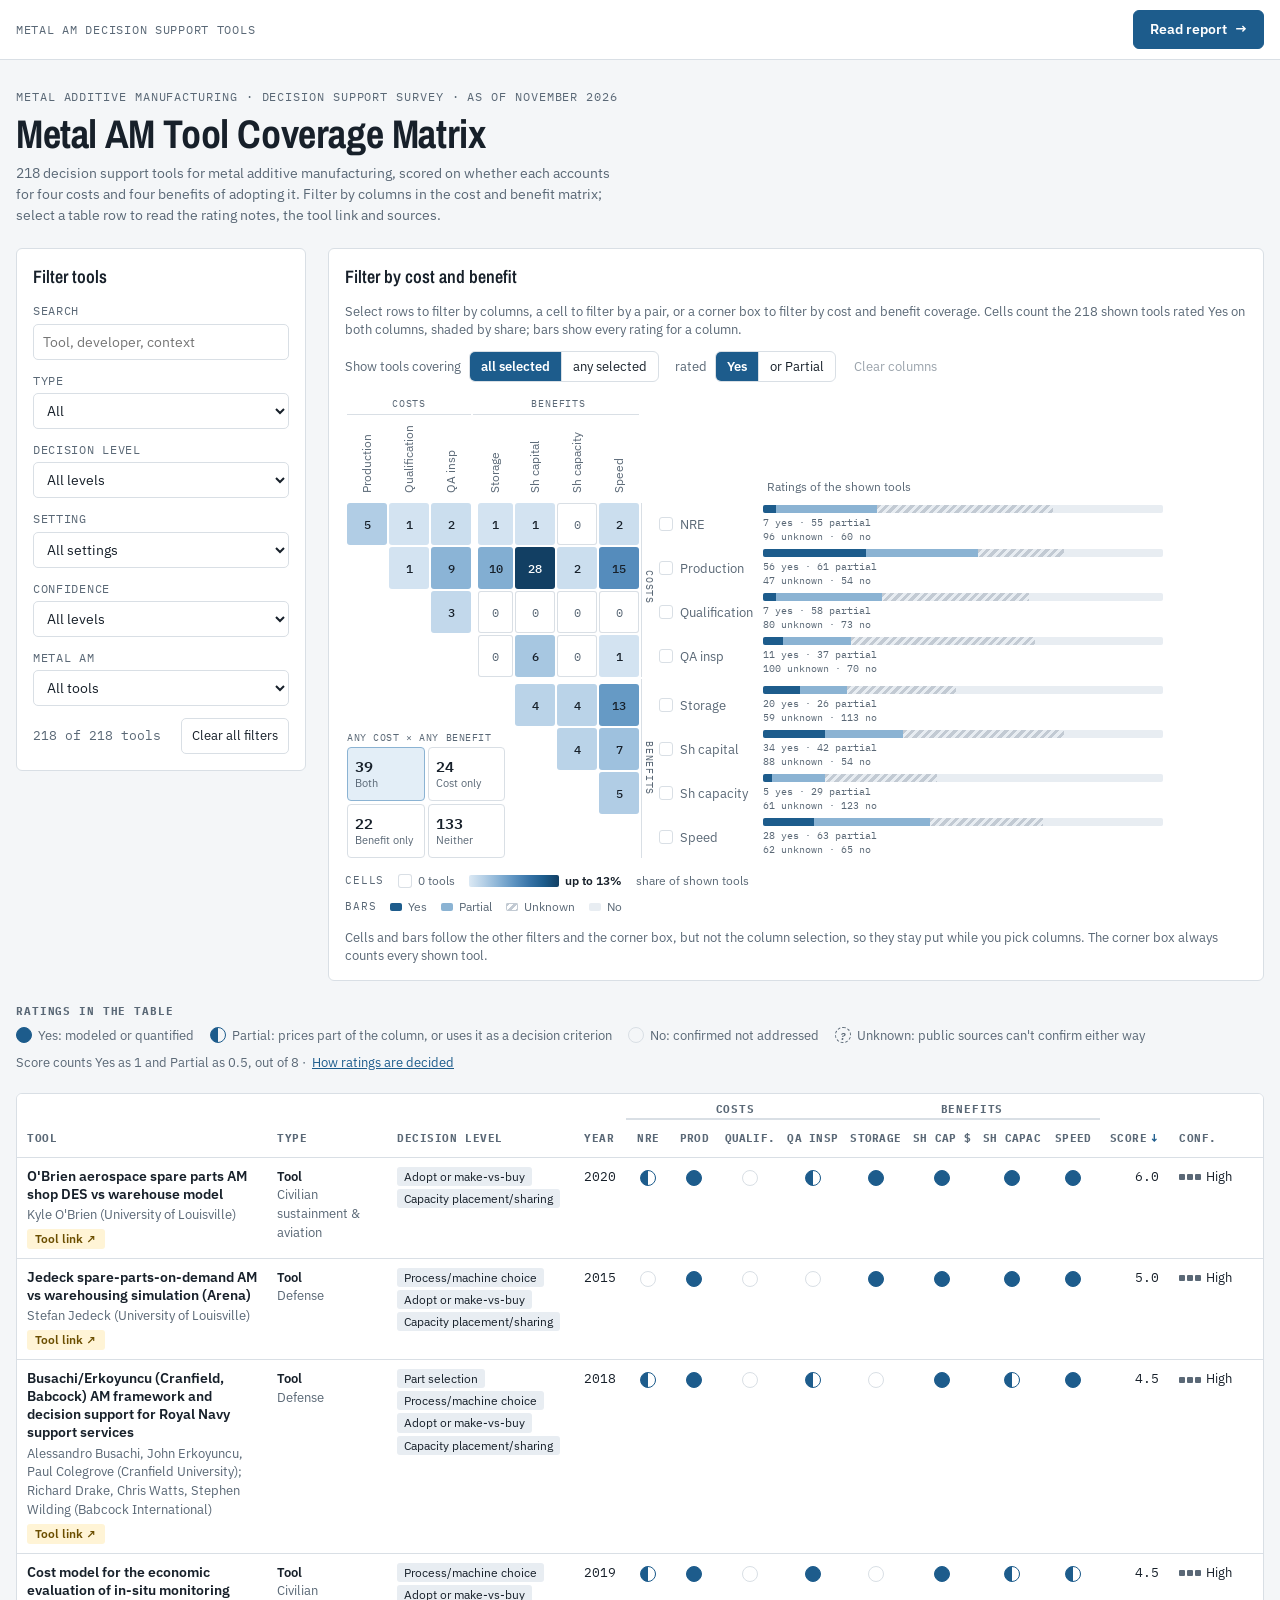
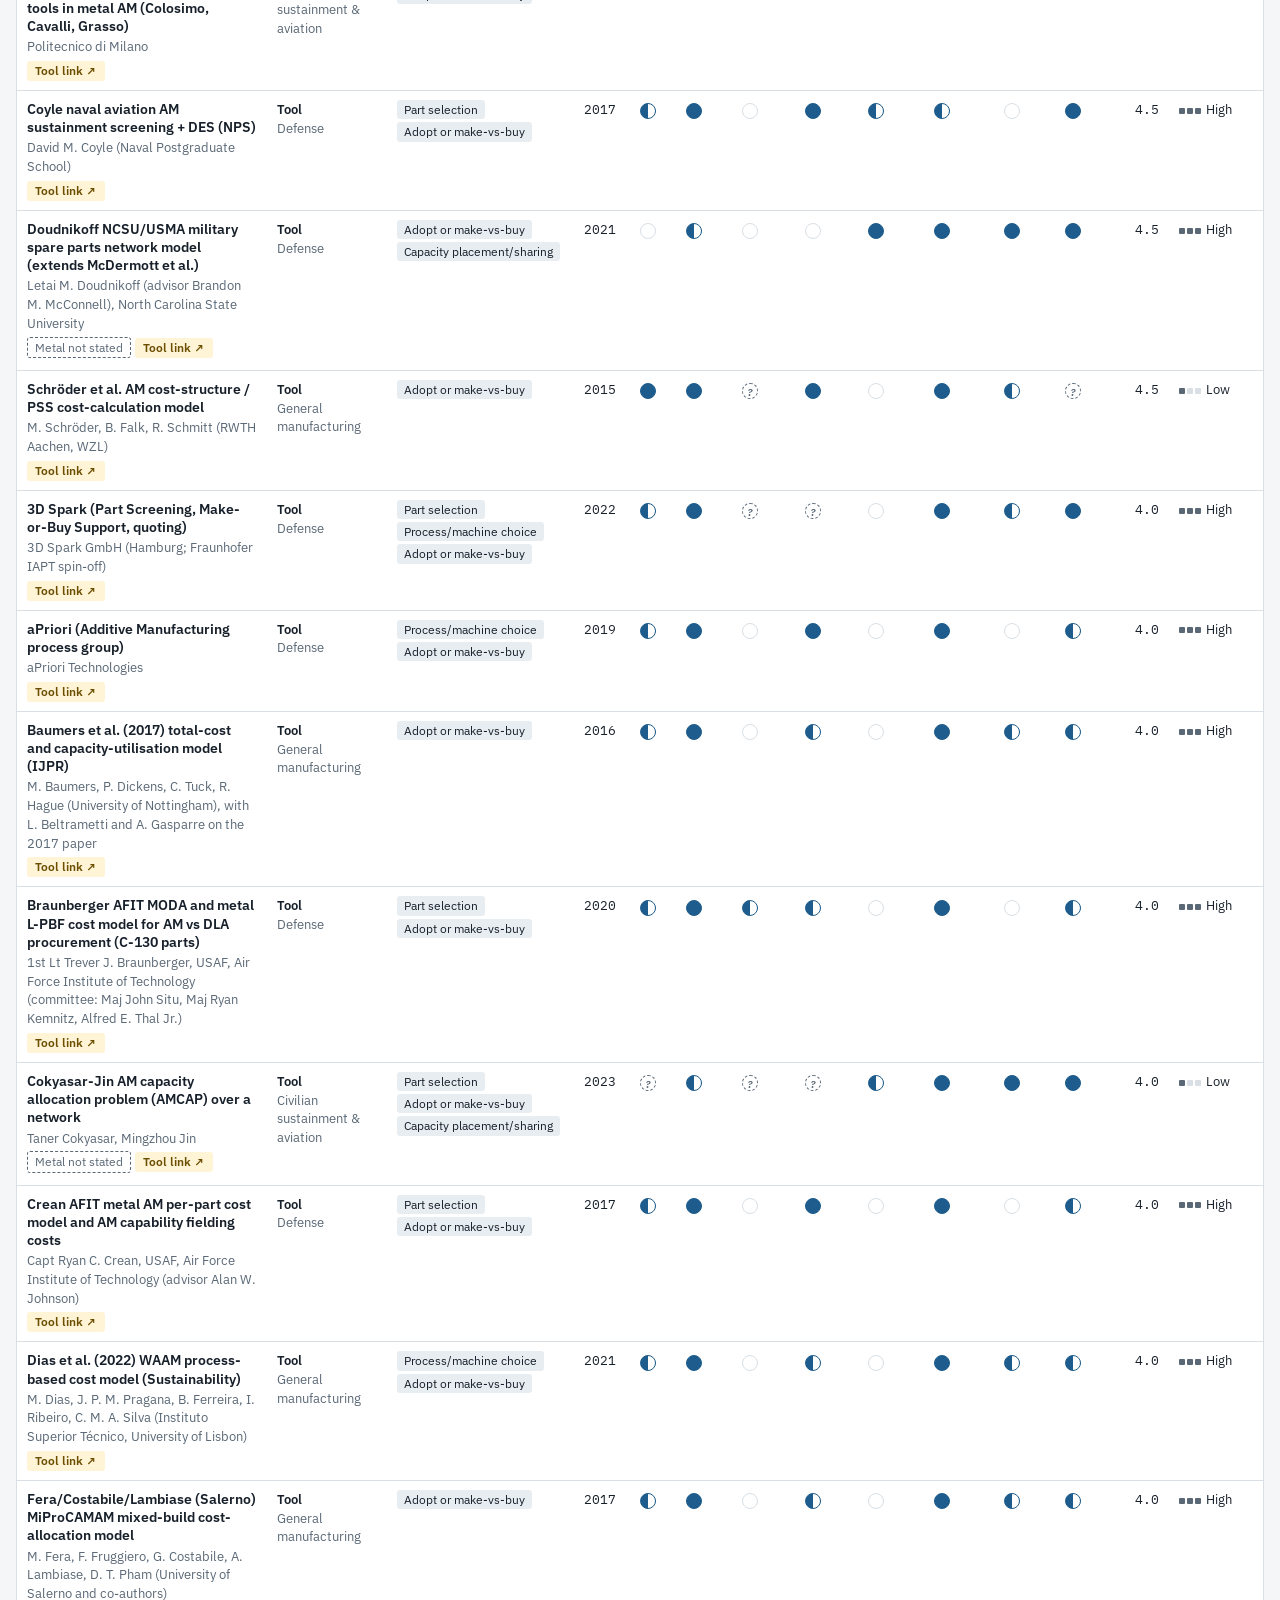
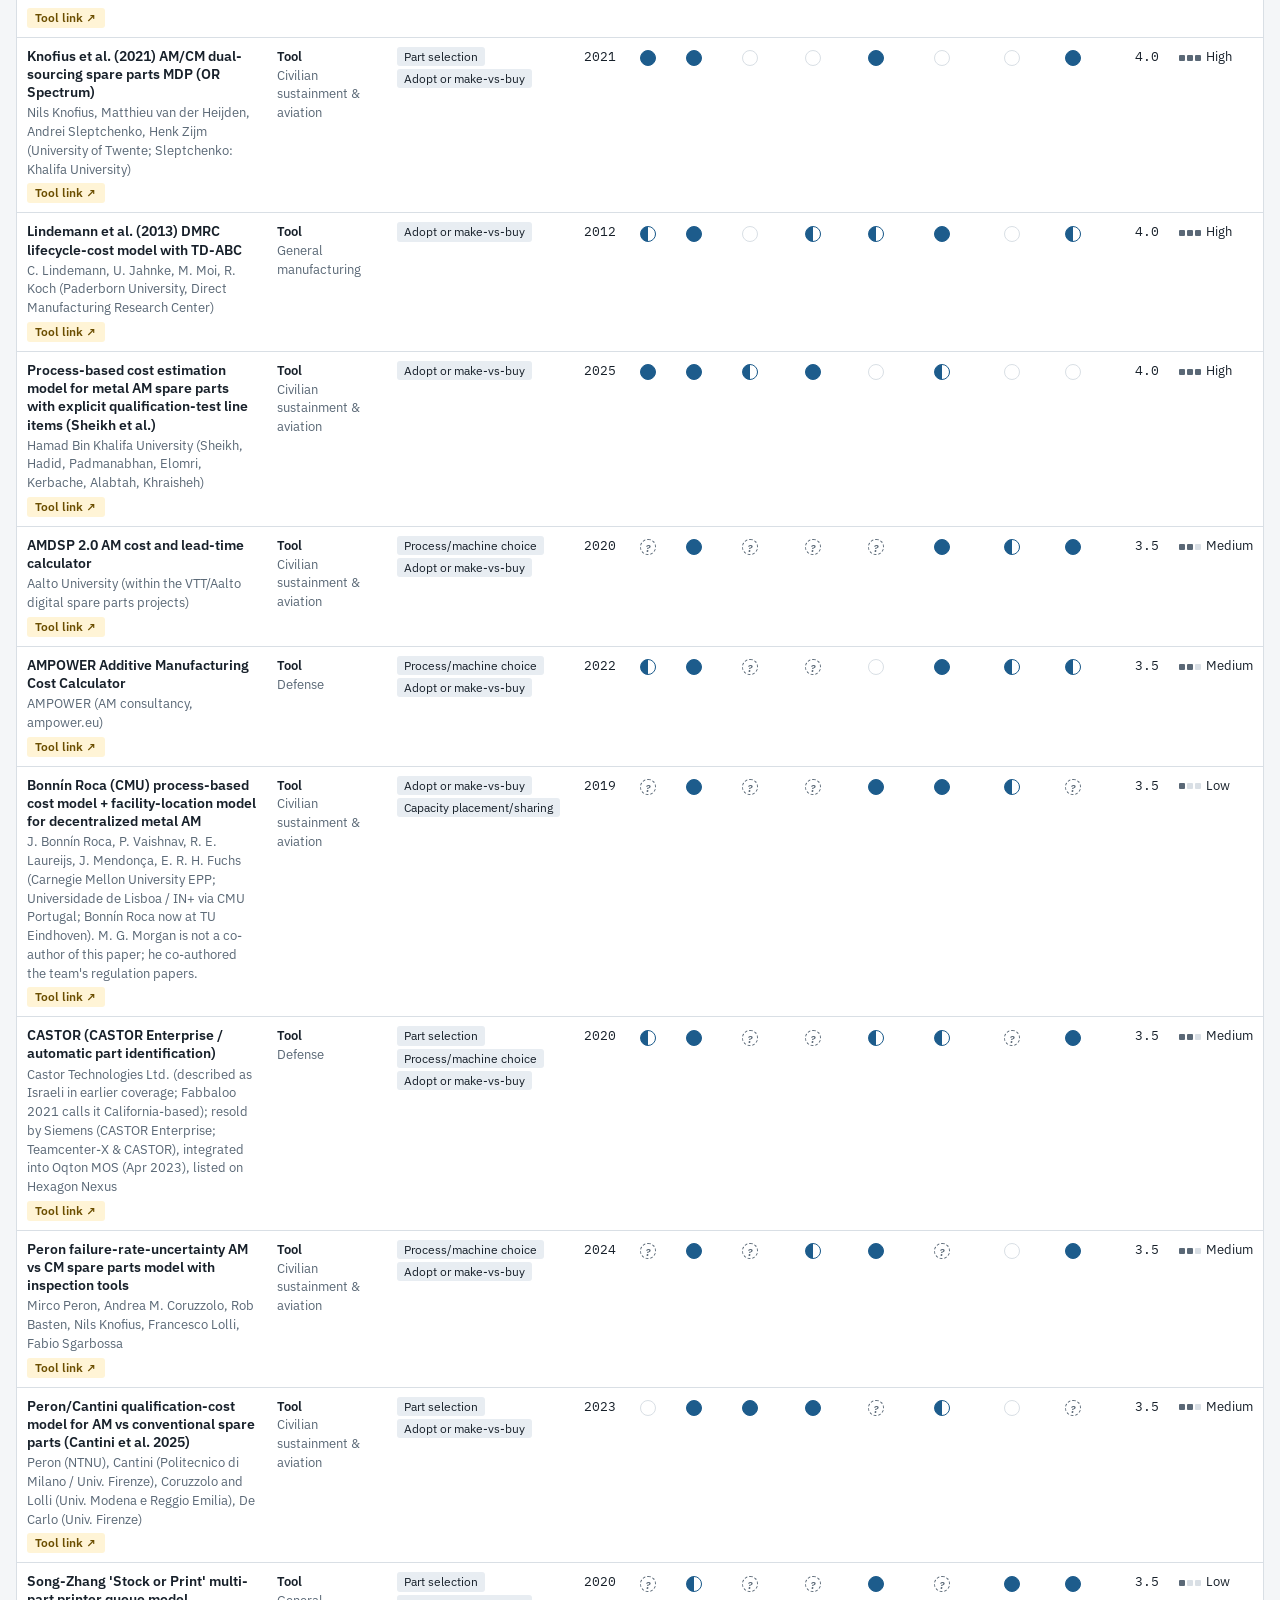
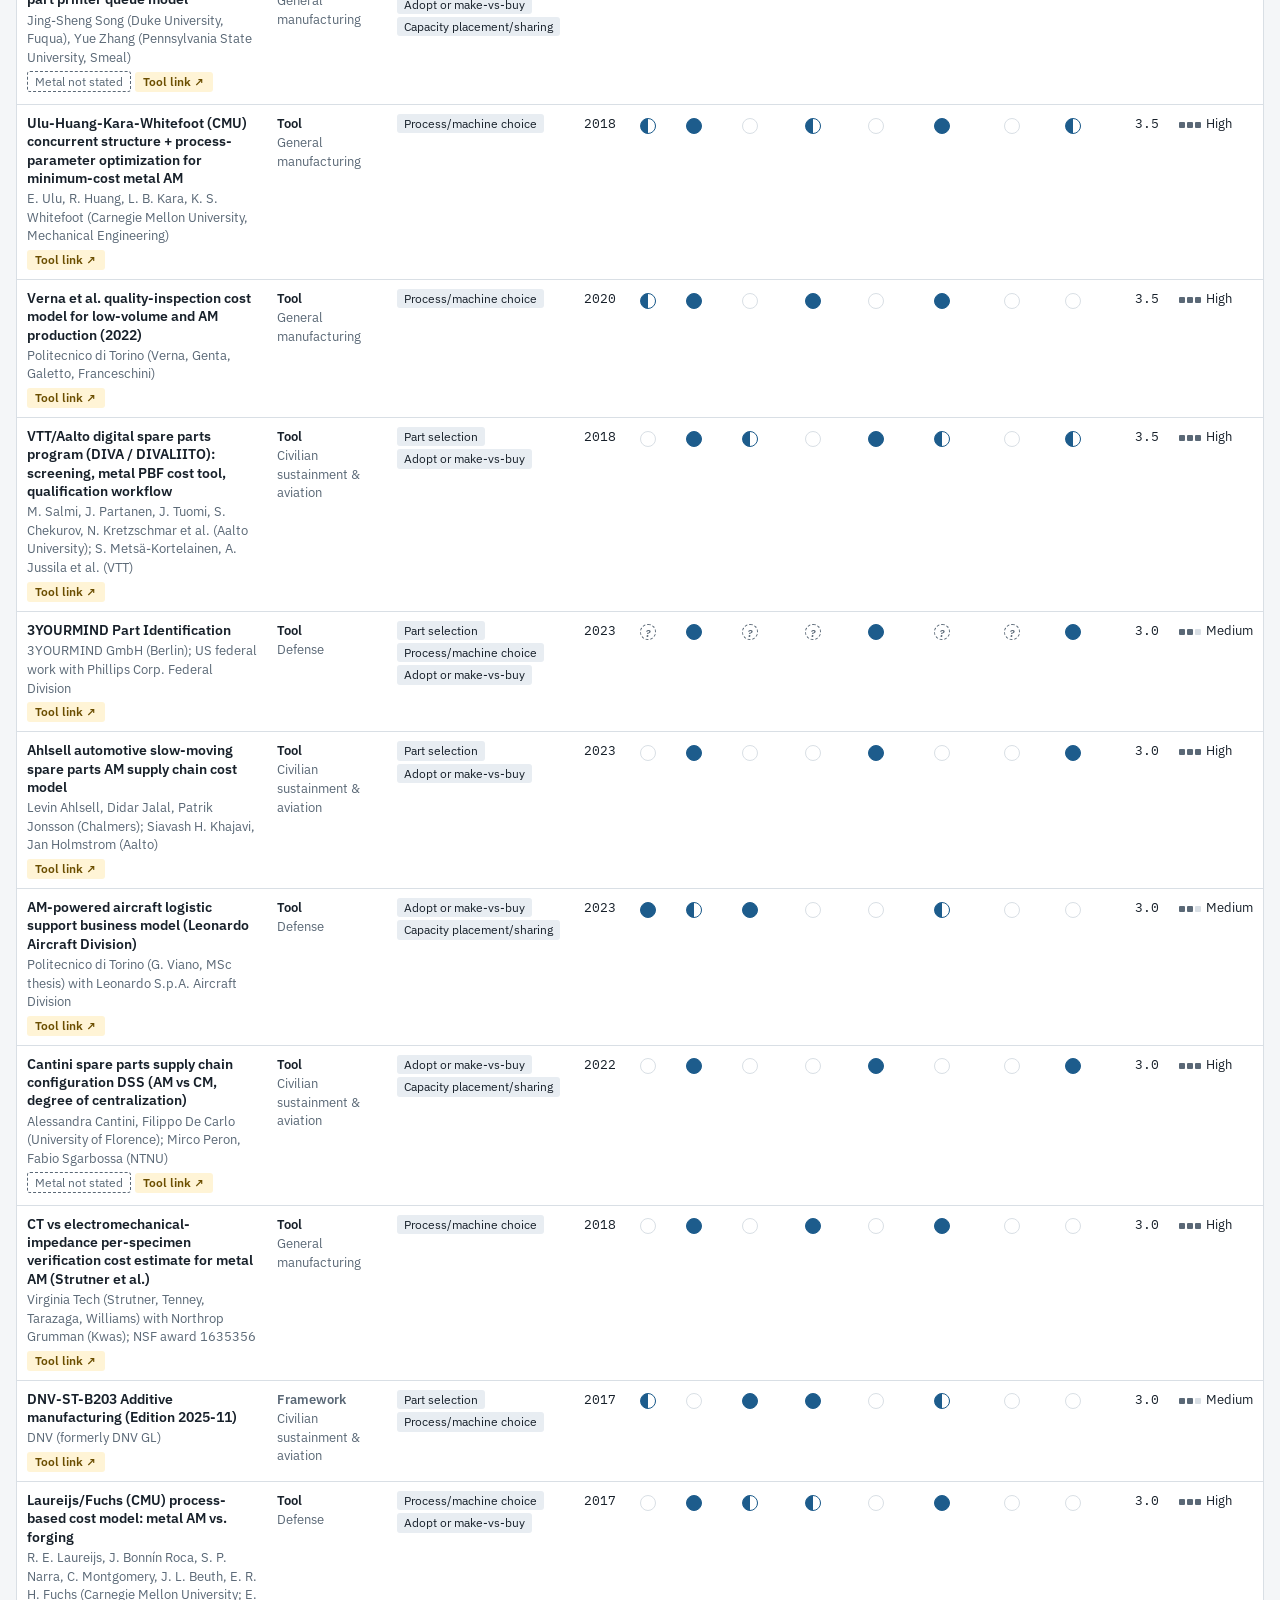
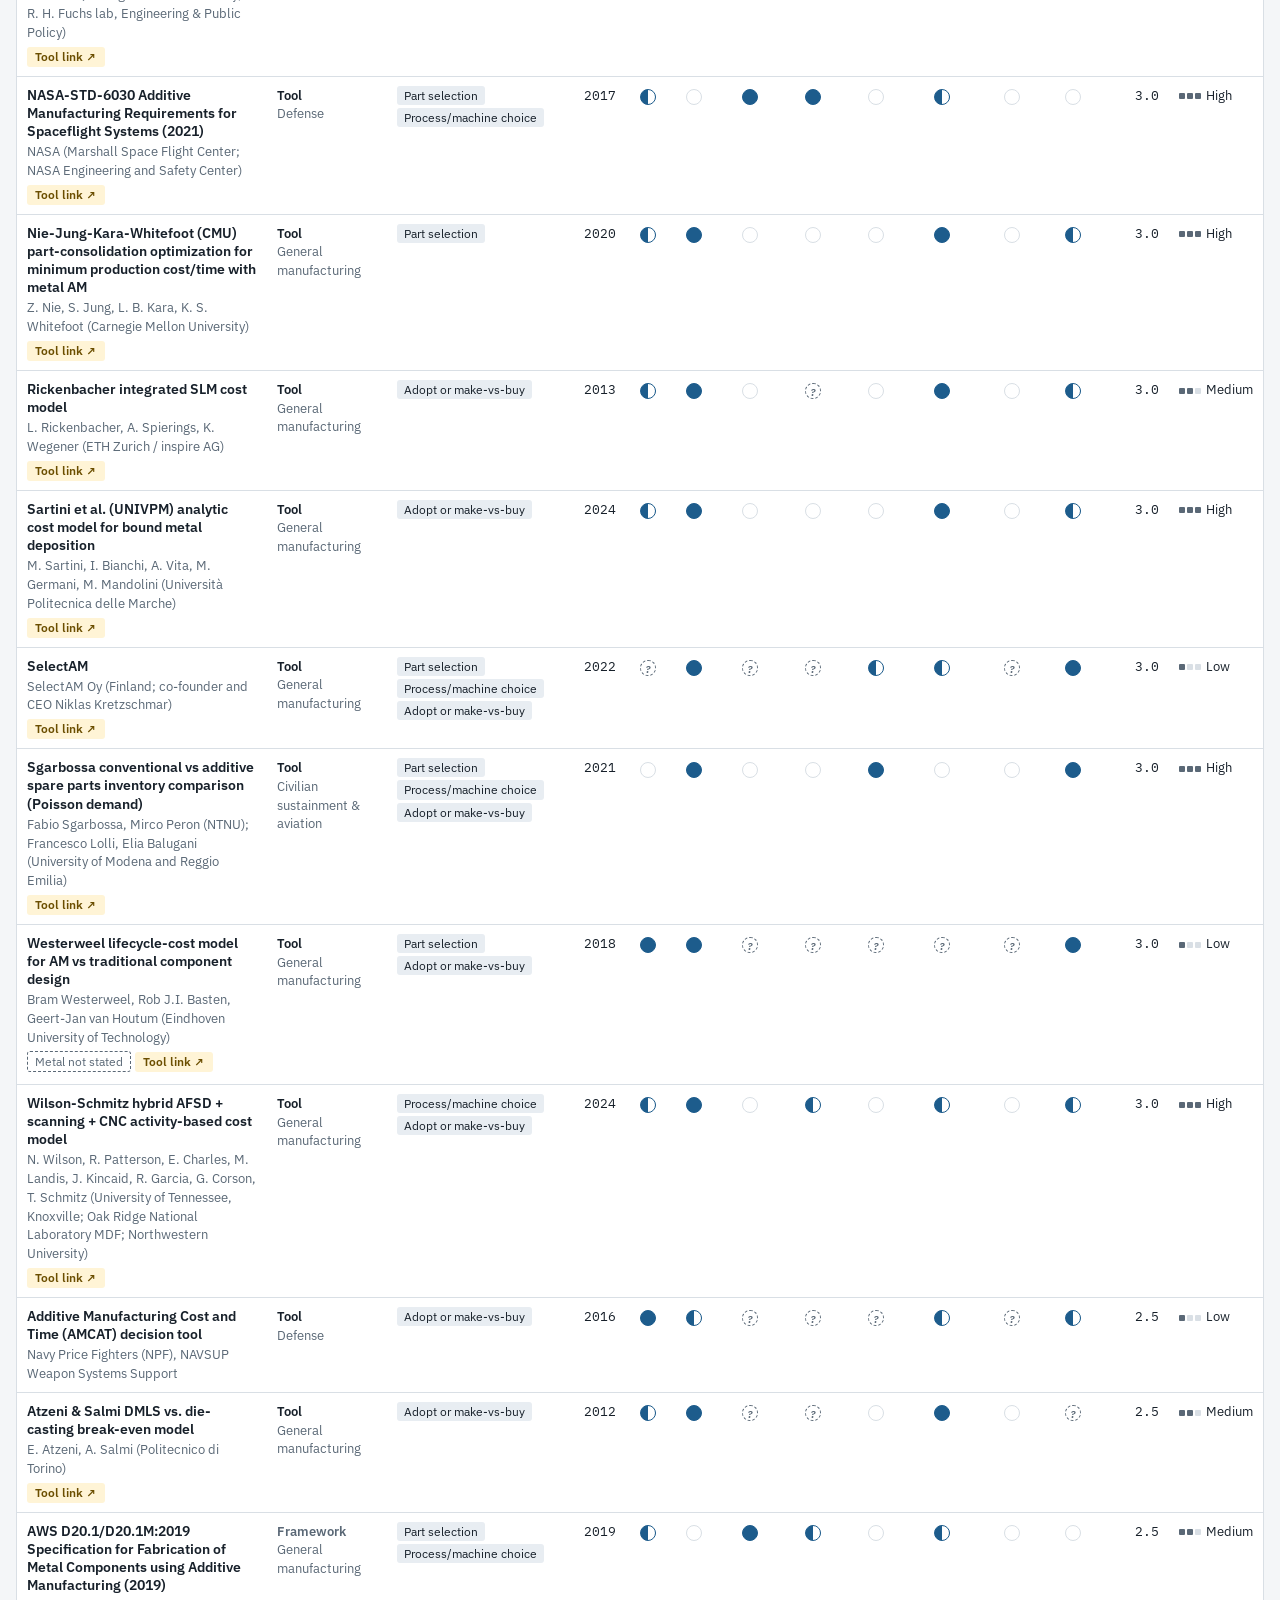
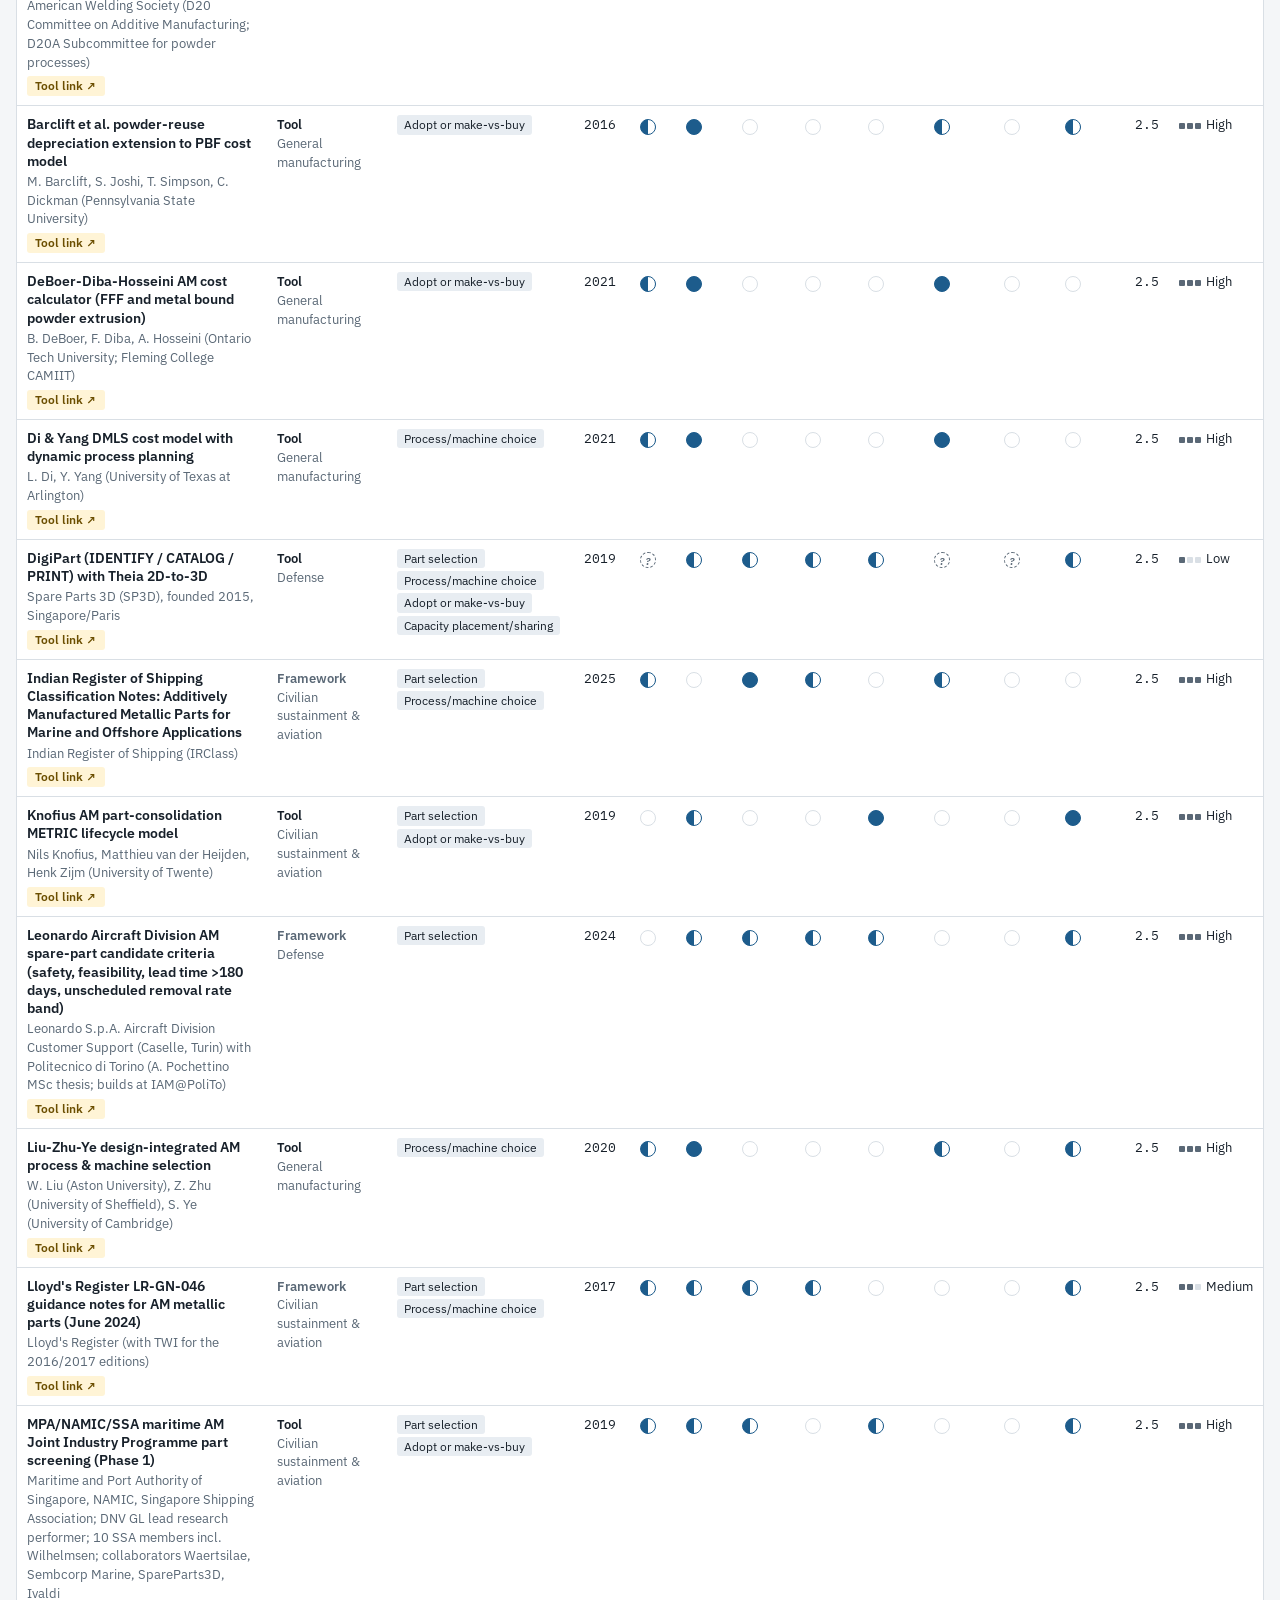
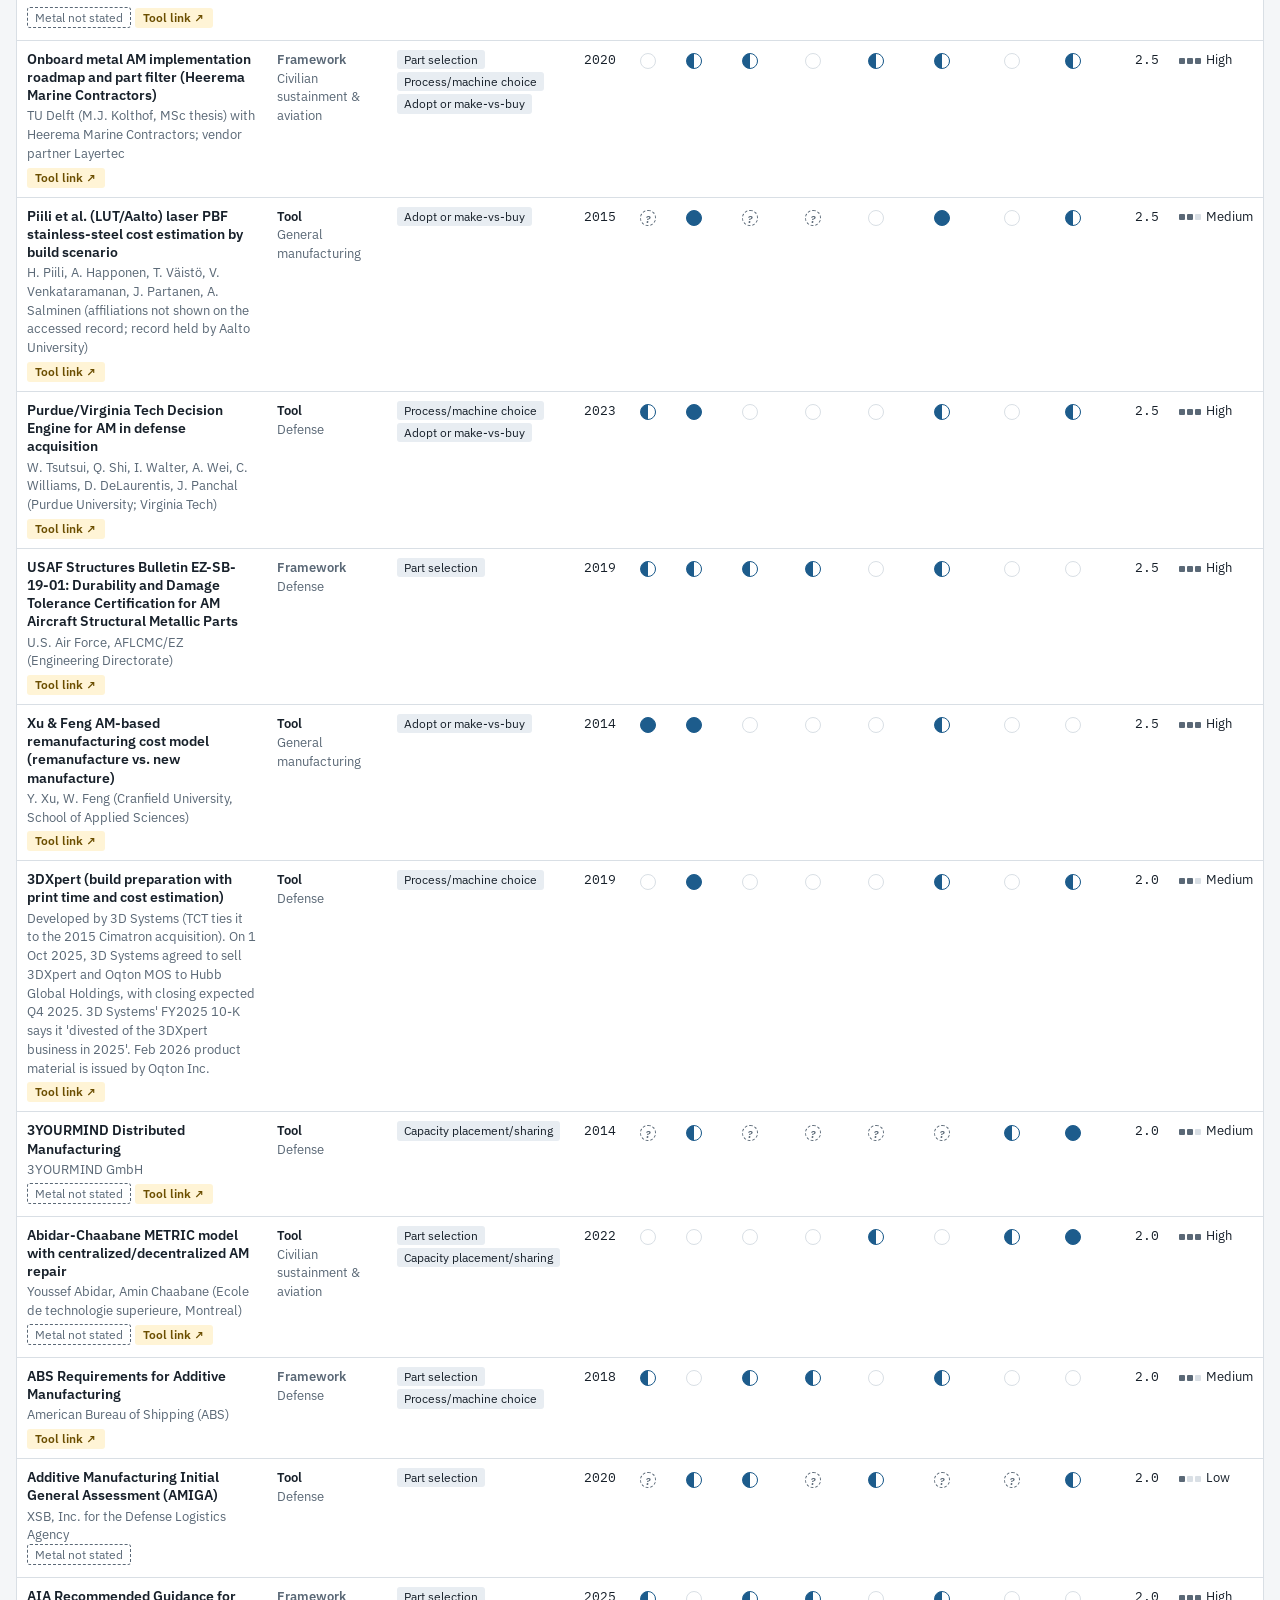
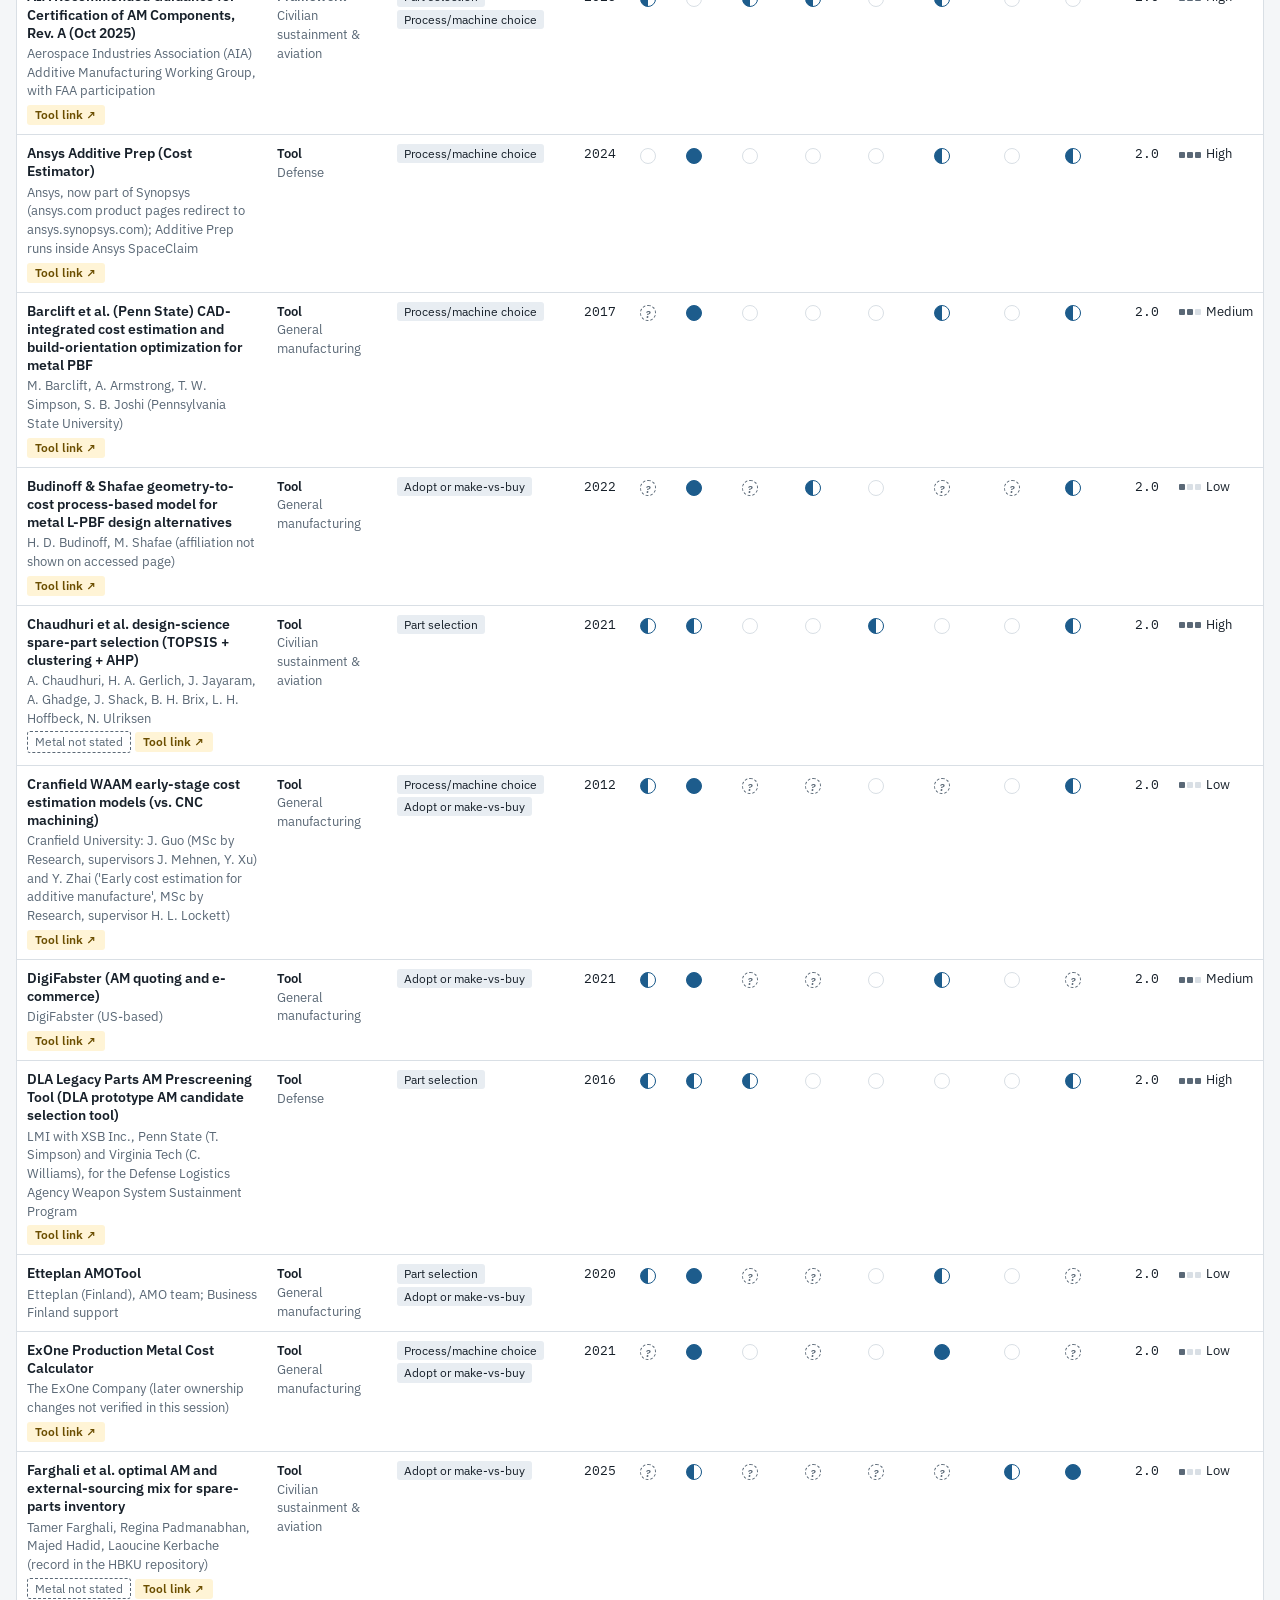
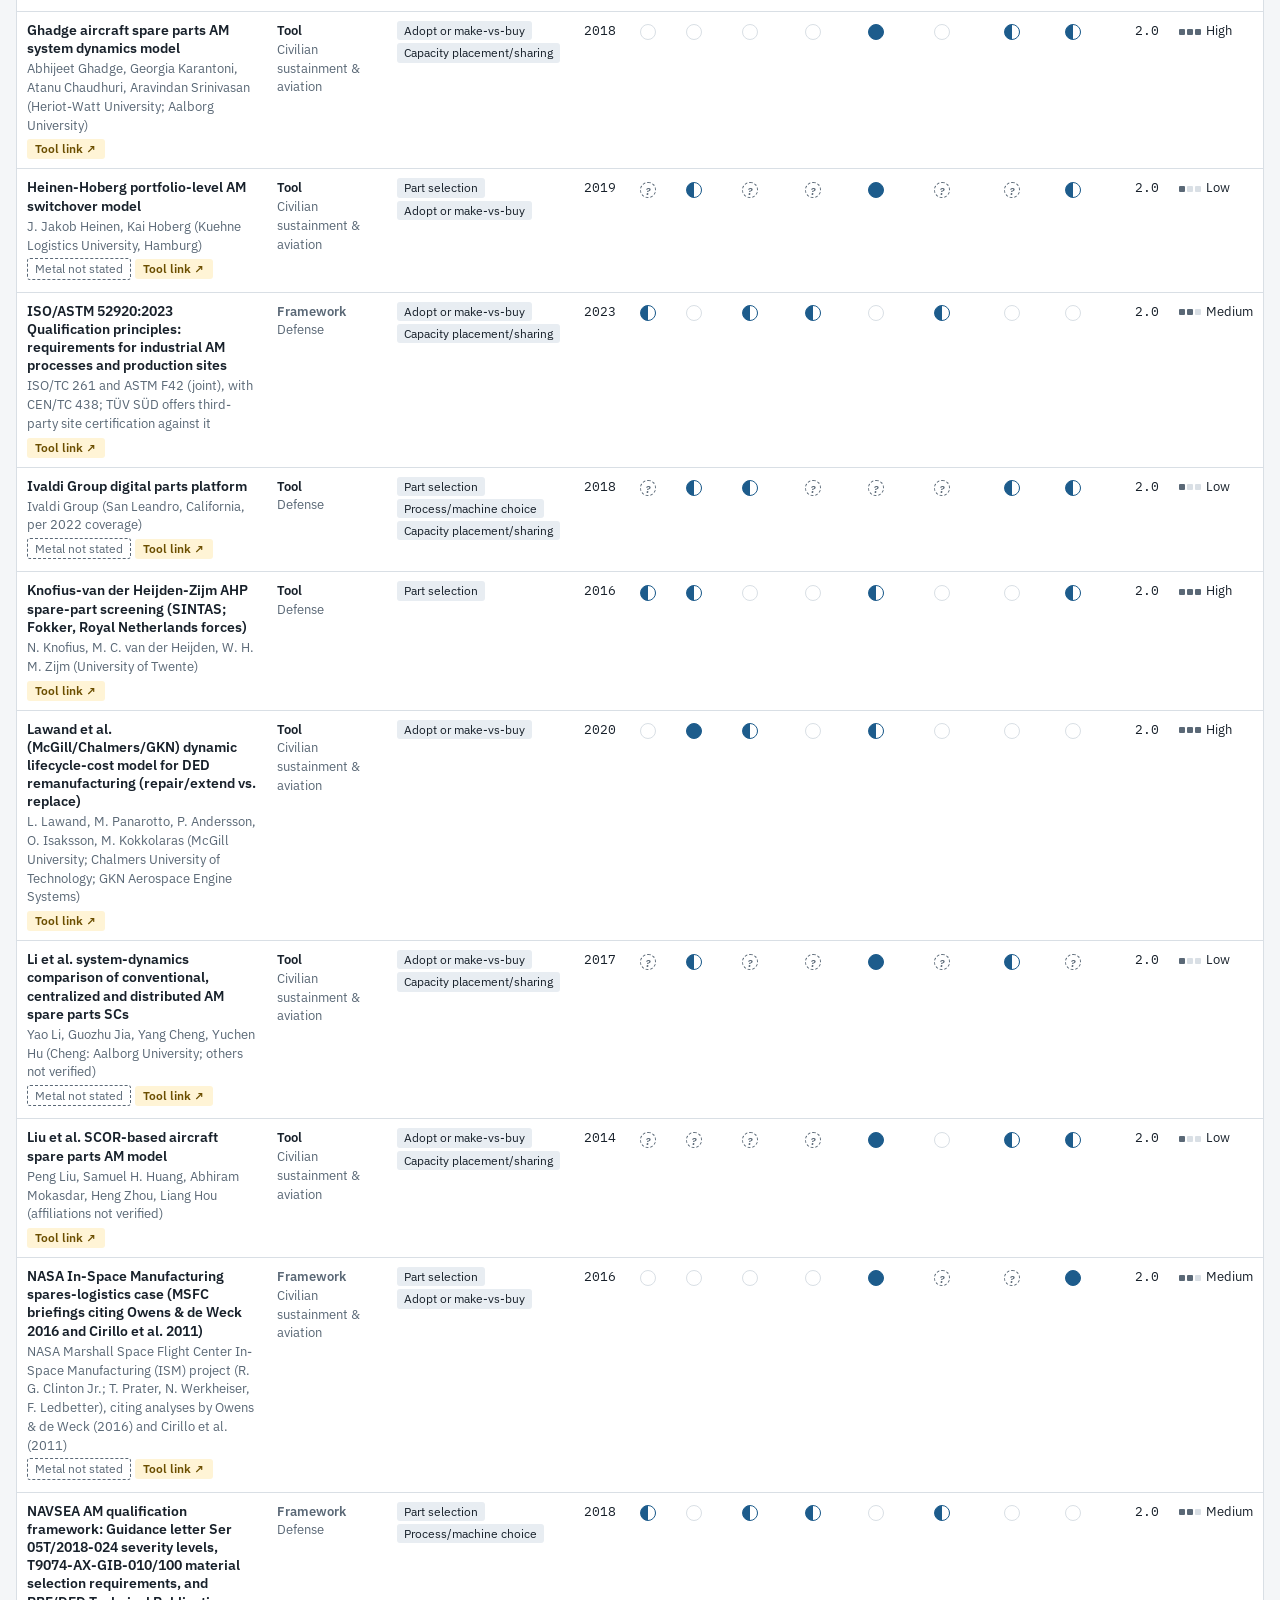
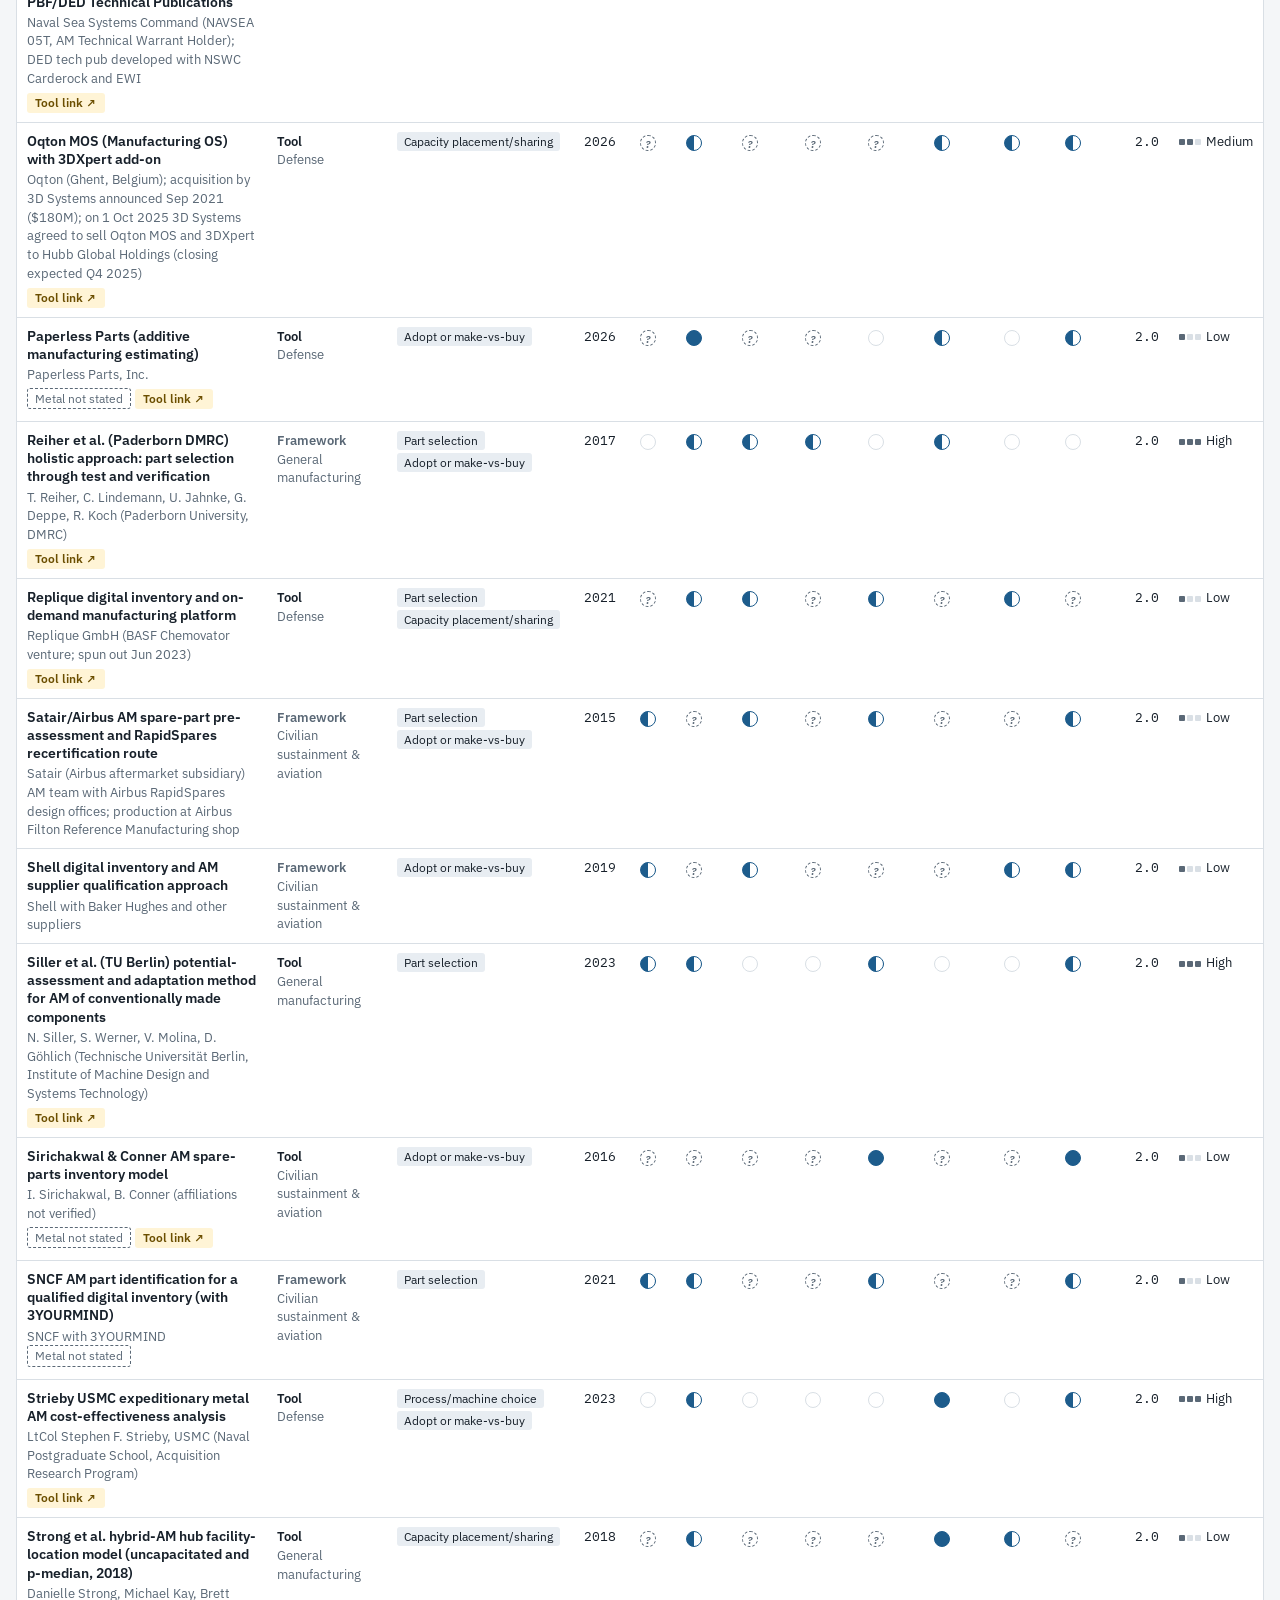
<file: index.html>
<!doctype html>
<html lang="en">
<head>
<meta charset="utf-8">
<meta name="viewport" content="width=device-width, initial-scale=1, viewport-fit=cover">
<title>Metal AM Tool Coverage Matrix</title>
<meta name="description" content="144 decision support tools for metal additive manufacturing, scored on four costs and four benefits of adoption, with rating notes, tool links and sources.">
<link rel="icon" href="data:image/svg+xml,%3Csvg xmlns='http://www.w3.org/2000/svg' viewBox='0 0 32 32'%3E%3Crect width='32' height='32' rx='6' fill='%231d5c8c'/%3E%3Ccircle cx='10' cy='11' r='4' fill='white'/%3E%3Ccircle cx='22' cy='11' r='4' fill='none' stroke='white' stroke-width='2'/%3E%3Ccircle cx='10' cy='22' r='4' fill='none' stroke='white' stroke-width='2'/%3E%3Ccircle cx='22' cy='22' r='4' fill='white'/%3E%3C/svg%3E">
<link rel="preconnect" href="https://fonts.googleapis.com">
<link rel="preconnect" href="https://fonts.gstatic.com" crossorigin>
<link rel="stylesheet" href="https://fonts.googleapis.com/css2?family=Archivo+Narrow:wght@500;600;700&family=IBM+Plex+Sans:wght@400;500;600&family=IBM+Plex+Mono:wght@400;500&display=swap">
<link rel="stylesheet" href="assets/site.css">
<style>
/* Matrix page: header; filters and rating key beside the coverage matrix (which is also the column filter); then the scrollable table with expandable rows */
.wrap { max-width: 1360px; margin: 0 auto; display: grid; gap: 22px; }
.head { display: grid; gap: 8px; }
.lead { max-width: 76ch; color: var(--muted); margin: 0; }

/* shared controls */
.seg { display: inline-flex; border: 1px solid var(--rule); border-radius: 6px; overflow: hidden; background: var(--surface); }
.seg button { font: inherit; font-size: 13px; padding: 5px 11px; border: 0; background: none; color: var(--ink); cursor: pointer; }
.seg button + button { border-left: 1px solid var(--rule); }
.seg button[aria-pressed="true"] { background: var(--accent); color: var(--accent-ink); font-weight: 600; }
.segwrap { display: inline-flex; flex-wrap: wrap; align-items: center; gap: 8px; font-size: 13px; color: var(--muted); }
.linkbtn { font: inherit; font-size: 13px; background: none; border: 0; color: var(--accent); cursor: pointer; padding: 4px 2px; text-decoration: underline; }
.linkbtn[disabled] { color: var(--muted); text-decoration: none; cursor: default; opacity: .6; }
/* rating bar: Yes, Partial, Unknown (hatched); the empty rest of the track is No */
.bar { display: flex; height: 8px; border-radius: 2px; overflow: hidden; background: var(--chip); }
.bar i { display: block; height: 100%; }
.bar .y { background: var(--accent); }
.bar .p { background: var(--partial); }
.bar .u { background: repeating-linear-gradient(135deg, var(--unk) 0 3px, transparent 3px 6px); }

/* dashboard: filters and rating key on the left, the coverage matrix (the column filter) on the right; stacks below 1180px */
.dash { display: grid; gap: 22px; }
@media (min-width: 1180px) { .dash { grid-template-columns: 290px minmax(0, 1fr); align-items: start; } .dash .filters { grid-template-columns: minmax(0, 1fr); } }
.side { display: grid; gap: 18px; align-content: start; min-width: 0; }
.panel { background: var(--surface); border: 1px solid var(--rule); border-radius: 6px; padding: 14px 16px 16px; display: grid; gap: 12px; min-width: 0; }
@media (max-width: 480px) { .panel { padding: 12px 10px 14px; } }
.panel h2 { font-family: var(--font-display); font-size: 18px; font-weight: 600; margin: 0; }
.keyhead { font-family: var(--font-mono); font-size: 11px; letter-spacing: .08em; text-transform: uppercase; color: var(--muted); margin: 0; }
.tablekey { display: grid; gap: 6px; }

/* other filters */
.filters { display: grid; grid-template-columns: repeat(auto-fill, minmax(180px, 1fr)); gap: 12px; align-items: end; }
.f { display: grid; gap: 4px; min-width: 0; }
.f.wide { grid-column: 1 / -1; }
.f label { font-size: 11.5px; letter-spacing: .06em; text-transform: uppercase; color: var(--muted); font-family: var(--font-mono); }
.f input, .f select { font: inherit; font-size: 13.5px; color: var(--ink); background: var(--surface); border: 1px solid var(--rule); border-radius: 5px; padding: 7px 9px; min-width: 0; width: 100%; }
.fbar { display: flex; flex-wrap: wrap; align-items: center; justify-content: space-between; gap: 8px 14px; }
.count { font-family: var(--font-mono); font-size: 12.5px; color: var(--muted); font-variant-numeric: tabular-nums; }
.reset { font: inherit; font-size: 13px; background: var(--surface); border: 1px solid var(--rule); border-radius: 5px; padding: 7px 10px; color: var(--ink); cursor: pointer; }
.reset:hover { border-color: var(--accent); }

/* coverage matrix: upper triangle of column pairs; on the right of it, one selectable row per column with its label and rating bar */
.cooc { align-content: start; }
@media (max-width: 1179px) { .cooc { max-width: 760px; } }
@media (max-width: 700px) { .cooc { max-width: 520px; } }
.colbar { display: flex; flex-wrap: wrap; align-items: center; gap: 8px 16px; }
.cooc-sub, .cooc-note { margin: 0; font-size: 12.5px; line-height: 1.45; color: var(--muted); }
.cooc-body { display: grid; gap: 12px; align-items: start; }
@media (min-width: 1320px) { .cooc-body { grid-template-columns: minmax(0, 1fr) 200px; gap: 24px; } .cooc-side { padding-top: 104px; } }
.cooc-side { display: grid; gap: 12px; align-content: start; }
.cooc-box { position: relative; }
table.hm { width: 100%; min-width: 0; table-layout: fixed; border-collapse: separate; border-spacing: 2px; font-variant-numeric: tabular-nums; }
.hm col.g { width: 12px; }
.hm col.dc { width: 40px; }
@media (max-width: 700px) { .hm col.g { width: 10px; } .hm col.dc { width: auto; } .hm col.rbc { width: 142px; } }
.hm th, .hm td { padding: 0; border: 0; background: none; text-align: center; vertical-align: middle; font-weight: 400; }
.hm .gh { font-family: var(--font-mono); font-size: 10px; letter-spacing: .08em; text-transform: uppercase; color: var(--muted); padding-bottom: 3px; border-bottom: 1px solid var(--rule); }
.hm .gv { border-left: 1px solid var(--rule); }
.hm .gv span { display: inline-block; writing-mode: vertical-rl; font-family: var(--font-mono); font-size: 9.5px; letter-spacing: .08em; text-transform: uppercase; color: var(--muted); }
.hm .ch { vertical-align: bottom; padding-top: 4px; }
.hm .ch span { display: inline-block; writing-mode: vertical-rl; transform: rotate(180deg); font-size: 11.5px; line-height: 1.1; color: var(--muted); white-space: nowrap; padding-bottom: 4px; }
.hm .bh { vertical-align: bottom; text-align: left; font-size: 11.5px; line-height: 1.25; color: var(--muted); padding: 0 0 5px 112px; }
@media (max-width: 700px) { .hm .bh { padding-left: 70px; font-size: 10.5px; } .hm .ch span { font-size: 10.5px; } }
.hm .hl span { color: var(--ink); font-weight: 600; }
.hm .sel span { color: var(--accent); font-weight: 600; }
.hm .b0 { padding-left: 5px; }
.hm tr.b0 > * { padding-top: 5px; }
.hc { display: grid; place-items: center; width: 100%; height: 42px; padding: 0; border: 0; border-radius: 3px; font-family: var(--font-mono); font-size: 12px; font-weight: 500; cursor: pointer; position: relative; }
@media (max-width: 700px) { .hc { height: 28px; font-size: 10.5px; } }
.hc.z { background: transparent; box-shadow: inset 0 0 0 1px var(--rule); color: var(--muted); font-weight: 400; }
.hc:hover, .hc:focus-visible { outline: 2px solid var(--ink); outline-offset: -1px; z-index: 2; }
.hc.on { box-shadow: 0 0 0 2px var(--surface), 0 0 0 4px var(--accent); z-index: 1; }
/* column rows: checkbox, label, rating bar with counts; selecting a row toggles that column in the filter */
.rb { display: grid; grid-template-columns: 14px 76px minmax(0, 1fr); align-items: center; gap: 7px; width: 100%; height: 42px; padding: 0 6px 0 4px; border: 0; border-radius: 4px; background: none; cursor: pointer; font: inherit; color: var(--ink); text-align: left; }
.rb:hover { background: var(--row-hover); }
.rb.on { background: var(--accent-soft); }
.rb .box { width: 14px; height: 14px; border: 1.5px solid var(--rule); border-radius: 3px; display: grid; place-items: center; font-size: 10px; line-height: 1; color: transparent; background: var(--surface); }
.rb.on .box { background: var(--accent); border-color: var(--accent); color: var(--accent-ink); }
.rb .rl { font-size: 12.5px; color: var(--muted); white-space: nowrap; overflow: hidden; text-overflow: ellipsis; }
.rb.hl .rl { color: var(--ink); font-weight: 600; }
.rb.on .rl { color: var(--accent); font-weight: 600; }
.rb .rv { display: grid; gap: 2px; min-width: 0; max-width: 400px; }
.rb .rv .bar { margin-bottom: 2px; }
.rb .rn { font-family: var(--font-mono); font-size: 10px; line-height: 1.2; color: var(--muted); white-space: nowrap; overflow: hidden; text-overflow: ellipsis; font-variant-numeric: tabular-nums; }
@media (max-width: 700px) { .rb { grid-template-columns: 70px minmax(0, 1fr); gap: 5px; height: 28px; padding: 0 3px; } .rb .box, .rb .rn { display: none; } .rb .rl { font-size: 10.5px; } }
.hm-empty { padding: 24px 8px; text-align: center; color: var(--muted); font-size: 13px; }
/* corner box in the empty part of the triangle: tools covering at least one cost and/or one benefit */
.hm td.mini { vertical-align: bottom; text-align: left; padding: 0 8px 0 0; }
.mm { display: grid; gap: 4px; }
.mm-t { font-family: var(--font-mono); font-size: 9.5px; letter-spacing: .06em; text-transform: uppercase; color: var(--muted); line-height: 1.2; }
.mm-g { display: grid; grid-template-columns: 1fr 1fr; gap: 3px; }
.mc { display: grid; align-content: center; justify-items: start; gap: 1px; min-width: 0; height: 54px; padding: 4px 7px; border: 1px solid var(--rule); border-radius: 4px; background: var(--surface); color: var(--ink); cursor: pointer; font: inherit; text-align: left; position: relative; }
.mc b { font-family: var(--font-mono); font-size: 15px; font-weight: 600; line-height: 1.1; font-variant-numeric: tabular-nums; }
.mc span { font-size: 10.5px; line-height: 1.15; color: var(--muted); }
.mc-both { background: var(--accent-soft); border-color: var(--partial); }
.mc:hover, .mc:focus-visible { outline: 2px solid var(--ink); outline-offset: -1px; z-index: 2; }
.mc.on { box-shadow: 0 0 0 2px var(--surface), 0 0 0 4px var(--accent); z-index: 1; }
@media (max-width: 700px) { .hm td.mini { padding-right: 4px; } .mc { height: 44px; padding: 3px 4px; } .mc b { font-size: 12px; } .mc span { font-size: 9px; } .mm-t { font-size: 8px; } }
.hm-tip { position: absolute; z-index: 5; pointer-events: none; max-width: 260px; padding: 7px 10px; border-radius: 5px; background: var(--ink); color: var(--surface); font-size: 12.5px; line-height: 1.4; box-shadow: 0 4px 14px rgba(0, 0, 0, .18); }
.hm-tip b { font-size: 13.5px; }
.hm-tip .k { display: block; opacity: .82; }
.hm-key { display: grid; gap: 8px; font-size: 12px; color: var(--muted); }
.kgrp { display: flex; flex-wrap: wrap; align-items: center; gap: 6px 14px; }
@media (min-width: 1320px) { .kgrp { flex-direction: column; align-items: flex-start; gap: 6px; } }
.kgrp .kt { font-family: var(--font-mono); font-size: 10.5px; letter-spacing: .08em; text-transform: uppercase; }
.hm-key span { display: inline-flex; align-items: center; gap: 6px; }
.hm-key i { display: inline-block; width: 14px; height: 14px; border-radius: 3px; flex: none; }
.hm-key .kz { box-shadow: inset 0 0 0 1px var(--rule); }
.hm-key .kg { width: 90px; height: 12px; border-radius: 2px; }
.hm-key .ks { width: 12px; height: 8px; border-radius: 2px; }
.hm-key .ks.y { background: var(--accent); }
.hm-key .ks.p { background: var(--partial); }
.hm-key .ks.u { background: repeating-linear-gradient(135deg, var(--unk) 0 3px, transparent 3px 6px); box-shadow: inset 0 0 0 1px var(--unk); }
.hm-key .ks.n { background: var(--chip); }
.hm-key b { font-weight: 600; color: var(--ink); font-variant-numeric: tabular-nums; }

/* table */
.tablebox { overflow-x: auto; background: var(--surface); border: 1px solid var(--rule); border-radius: 6px; }
table { border-collapse: collapse; width: 100%; min-width: 1100px; font-variant-numeric: tabular-nums; }
thead th { background: var(--surface); border-bottom: 1px solid var(--rule); text-align: left; vertical-align: bottom; padding: 0; }
th button { font: inherit; font-family: var(--font-mono); font-size: 11px; letter-spacing: .05em; text-transform: uppercase; color: var(--muted); background: none; border: 0; padding: 10px; width: 100%; text-align: inherit; cursor: pointer; white-space: nowrap; }
th button:hover { color: var(--ink); }
th button[data-dir]::after { content: attr(data-dir); margin-left: 4px; color: var(--accent); }
th.rc, td.rc { text-align: center; width: 64px; }
th.rc button { text-align: center; padding-left: 6px; padding-right: 6px; letter-spacing: .02em; }
th.rc.sel, td.rc.sel { background: var(--accent-soft); }
th.rc.sel button { color: var(--accent); font-weight: 600; }
th.grp { font-family: var(--font-mono); font-size: 10.5px; letter-spacing: .08em; text-transform: uppercase; color: var(--muted); padding: 8px 10px 0; text-align: center; border-bottom: 2px solid var(--rule); }
th.blank { border-bottom: 0; }
tbody tr.row { border-top: 1px solid var(--rule); cursor: pointer; }
tbody tr.row:hover { background: var(--row-hover); }
tbody tr.row[aria-expanded="true"] { background: var(--row-hover); }
td { padding: 9px 10px; vertical-align: top; }
td.name { min-width: 250px; max-width: 380px; }
td.name b { font-weight: 600; display: block; line-height: 1.3; }
td.name .dev { color: var(--muted); font-size: 12.5px; display: block; margin-top: 2px; }
.tag { display: inline-block; font-size: 11.5px; padding: 1px 7px; border-radius: 3px; background: var(--chip); color: var(--ink); white-space: nowrap; margin: 0 4px 3px 0; }
.typ { font-weight: 600; color: var(--ink); }
.typ-Framework { color: var(--muted); }
.tag.flag { background: transparent; border: 1px dashed var(--muted); color: var(--muted); }
td.meta { font-size: 12.5px; color: var(--muted); min-width: 120px; }
td.yr { font-family: var(--font-mono); font-size: 12.5px; white-space: nowrap; }
.tl { display: inline-block; margin-top: 5px; font-size: 12px; font-weight: 600; padding: 1px 8px; border-radius: 3px; background: var(--link-bg); color: var(--link-ink); text-decoration: none; }
.tl:hover { text-decoration: underline; }
td.score { font-family: var(--font-mono); font-size: 13px; text-align: right; white-space: nowrap; }
td.conf { font-size: 12.5px; white-space: nowrap; }
.conf i { display: inline-block; width: 6px; height: 6px; border-radius: 1px; background: var(--rule); margin-right: 2px; vertical-align: middle; }
.conf i.on { background: var(--muted); }
tr.detail td { padding: 4px 16px 18px; background: var(--row-hover); cursor: auto; }
.dgrid { display: grid; grid-template-columns: minmax(0, 1.1fr) minmax(0, 1.4fr); gap: 20px; }
@media (max-width: 900px) { .dgrid { grid-template-columns: minmax(0, 1fr); } }
.dgrid h4 { font-family: var(--font-mono); font-weight: 500; font-size: 11px; letter-spacing: .08em; text-transform: uppercase; color: var(--muted); margin: 10px 0 6px; }
.dgrid p { margin: 0 0 8px; max-width: 70ch; }
.kv { display: grid; grid-template-columns: max-content minmax(0, 1fr); gap: 3px 12px; font-size: 13px; margin: 10px 0 0; }
.kv dt { color: var(--muted); }
.kv dd { margin: 0; }
.ev { margin: 6px 0 0; padding-left: 18px; font-size: 13px; display: grid; gap: 3px; }
.evh { font-weight: 600; margin: 10px 0 0 !important; font-size: 13px; }
.notes { list-style: none; margin: 0; padding: 0; display: grid; gap: 6px; }
.notes li { display: grid; grid-template-columns: 18px 118px minmax(0, 1fr); gap: 8px; align-items: start; font-size: 13px; }
.notes li .c { font-weight: 600; }
.notes .dot { width: 13px; height: 13px; margin-top: 3px; }
.srcs { margin: 0; padding-left: 18px; font-size: 13px; display: grid; gap: 3px; }
.srcs a { word-break: break-word; }
.srcs li.toolsrc, .srcs li.nolink { list-style: none; margin-left: -18px; margin-bottom: 4px; }
.srcs li.toolsrc a { display: inline-block; background: var(--link-bg); color: var(--link-ink); font-weight: 600; padding: 3px 9px; border-radius: 4px; text-decoration: none; }
.srcs li.toolsrc a:hover { text-decoration: underline; }
.srcs li.toolsrc small { display: block; font-weight: 400; color: var(--muted); margin-top: 2px; }
.srcs li.nolink { color: var(--muted); font-style: italic; }
.empty { padding: 28px; text-align: center; color: var(--muted); }
/* floating copy of the table header: shown while the real header is scrolled out of view, kept in step with sideways scrolling */
.floathead { position: fixed; z-index: 15; display: none; overflow: hidden; background: var(--surface); border: 1px solid var(--rule); border-top: 0; box-shadow: 0 4px 10px rgba(0, 0, 0, .08); }
.floathead table { table-layout: fixed; min-width: 0; }
.foot { font-size: 12.5px; color: var(--muted); max-width: 92ch; display: grid; gap: 8px; }
.foot p { margin: 0; }
.noscript { padding: 16px; background: var(--surface); border: 1px solid var(--rule); border-radius: 6px; }
</style>
</head>
<body>
<header class="topbar">
  <div class="topbar-inner">
    <a class="site-name" href="index.html">Metal AM decision support tools</a>
    <a class="btn btn-primary" href="report.html">Read report <span aria-hidden="true">→</span></a>
  </div>
</header>

<main class="page">
<div class="wrap">
  <section class="head">
    <div class="eyebrow">Metal additive manufacturing · decision support survey · as of November 2026</div>
    <h1>Metal AM Tool Coverage Matrix</h1>
    <p class="lead" id="lead">Decision support tools for metal additive manufacturing, scored on whether each accounts for four costs and four benefits of adopting it.</p>
  </section>

  <div class="dash">
  <div class="side">
    <section class="panel" aria-labelledby="filters-title">
      <h2 id="filters-title">Filter tools</h2>
      <div class="filters">
        <div class="f wide"><label for="q">Search</label><input id="q" type="search" placeholder="Tool, developer, context"></div>
        <div class="f"><label for="ftype">Type</label><select id="ftype"></select></div>
        <div class="f"><label for="flevel">Decision level</label><select id="flevel"></select></div>
        <div class="f"><label for="fsector">Setting</label><select id="fsector"></select></div>
        <div class="f"><label for="fconf">Confidence</label><select id="fconf"></select></div>
        <div class="f"><label for="fmetal">Metal AM</label><select id="fmetal"><option value="">All tools</option><option value="Metal">Metal in scope</option><option value="Unclear">AM, metal not stated</option></select></div>
      </div>
      <div class="fbar">
        <span class="count" id="count" aria-live="polite"></span>
        <button class="reset" id="reset" type="button">Clear all filters</button>
      </div>
    </section>
  </div>

  <aside class="panel cooc" aria-labelledby="cooc-title">
    <h2 id="cooc-title">Filter by cost and benefit</h2>
    <p class="cooc-sub" id="cooc-sub"></p>
    <div class="colbar">
      <span class="segwrap">Show tools covering
        <span class="seg" role="group" aria-label="How selected columns combine">
          <button type="button" data-match="all" aria-pressed="true">all selected</button>
          <button type="button" data-match="any" aria-pressed="false">any selected</button>
        </span>
      </span>
      <span class="segwrap">rated
        <span class="seg" role="group" aria-label="Which ratings count as covered">
          <button type="button" data-min="yes" aria-pressed="true">Yes</button>
          <button type="button" data-min="partial" aria-pressed="false">or Partial</button>
        </span>
      </span>
      <button type="button" class="linkbtn" id="clearcols" disabled>Clear columns</button>
    </div>
    <div class="cooc-body">
      <div class="cooc-box" id="cooc-box">
        <table class="hm" id="hm"></table>
        <div class="hm-tip" id="hm-tip" role="tooltip" hidden></div>
      </div>
      <div class="cooc-side">
        <div class="hm-key" id="hm-key" aria-hidden="true"></div>
        <p class="cooc-note">Cells and bars follow the other filters and the corner box, but not the column selection, so they stay put while you pick columns. The corner box always counts every shown tool.</p>
      </div>
    </div>
  </aside>
  </div>

  <section class="tablekey" aria-labelledby="key-title">
    <h2 class="keyhead" id="key-title">Ratings in the table</h2>
    <div class="legend">
      <span><i class="dot Yes"></i> Yes: modeled or quantified</span>
      <span><i class="dot Partial"></i> Partial: prices part of the column, or uses it as a decision criterion</span>
      <span><i class="dot No"></i> No: confirmed not addressed</span>
      <span><i class="dot Unknown"></i> Unknown: public sources can't confirm either way</span>
      <span>Score counts Yes as 1 and Partial as 0.5, out of 8 · <a href="report.html#rating-rules">How ratings are decided</a></span>
    </div>
  </section>

  <div class="tablebox">
    <table>
      <thead>
        <tr class="grprow">
          <th class="blank" colspan="4"></th>
          <th class="grp" colspan="4">Costs</th>
          <th class="grp" colspan="4">Benefits</th>
          <th class="blank" colspan="2"></th>
        </tr>
        <tr id="hdr"></tr>
      </thead>
      <tbody id="tb">
        <tr><td colspan="14" class="empty">Loading the tool data…</td></tr>
      </tbody>
    </table>
  </div>
  <noscript><div class="noscript">This table needs JavaScript. The same data is available as <a href="data/tools.csv">CSV</a> and <a href="data/tools.json">JSON</a>.</div></noscript>

  <footer class="foot">
    <p id="foot"></p>
    <p>Download the data: <a href="data/tools.csv" download>tools.csv</a> · <a href="data/tools.json" download>tools.json</a>. Read the findings in the <a href="report.html">report</a>.</p>
  </footer>
</div>
</main>

<script src="data/tools.js"></script>
<script src="assets/matrix.js"></script>
</body>
</html>
</file>
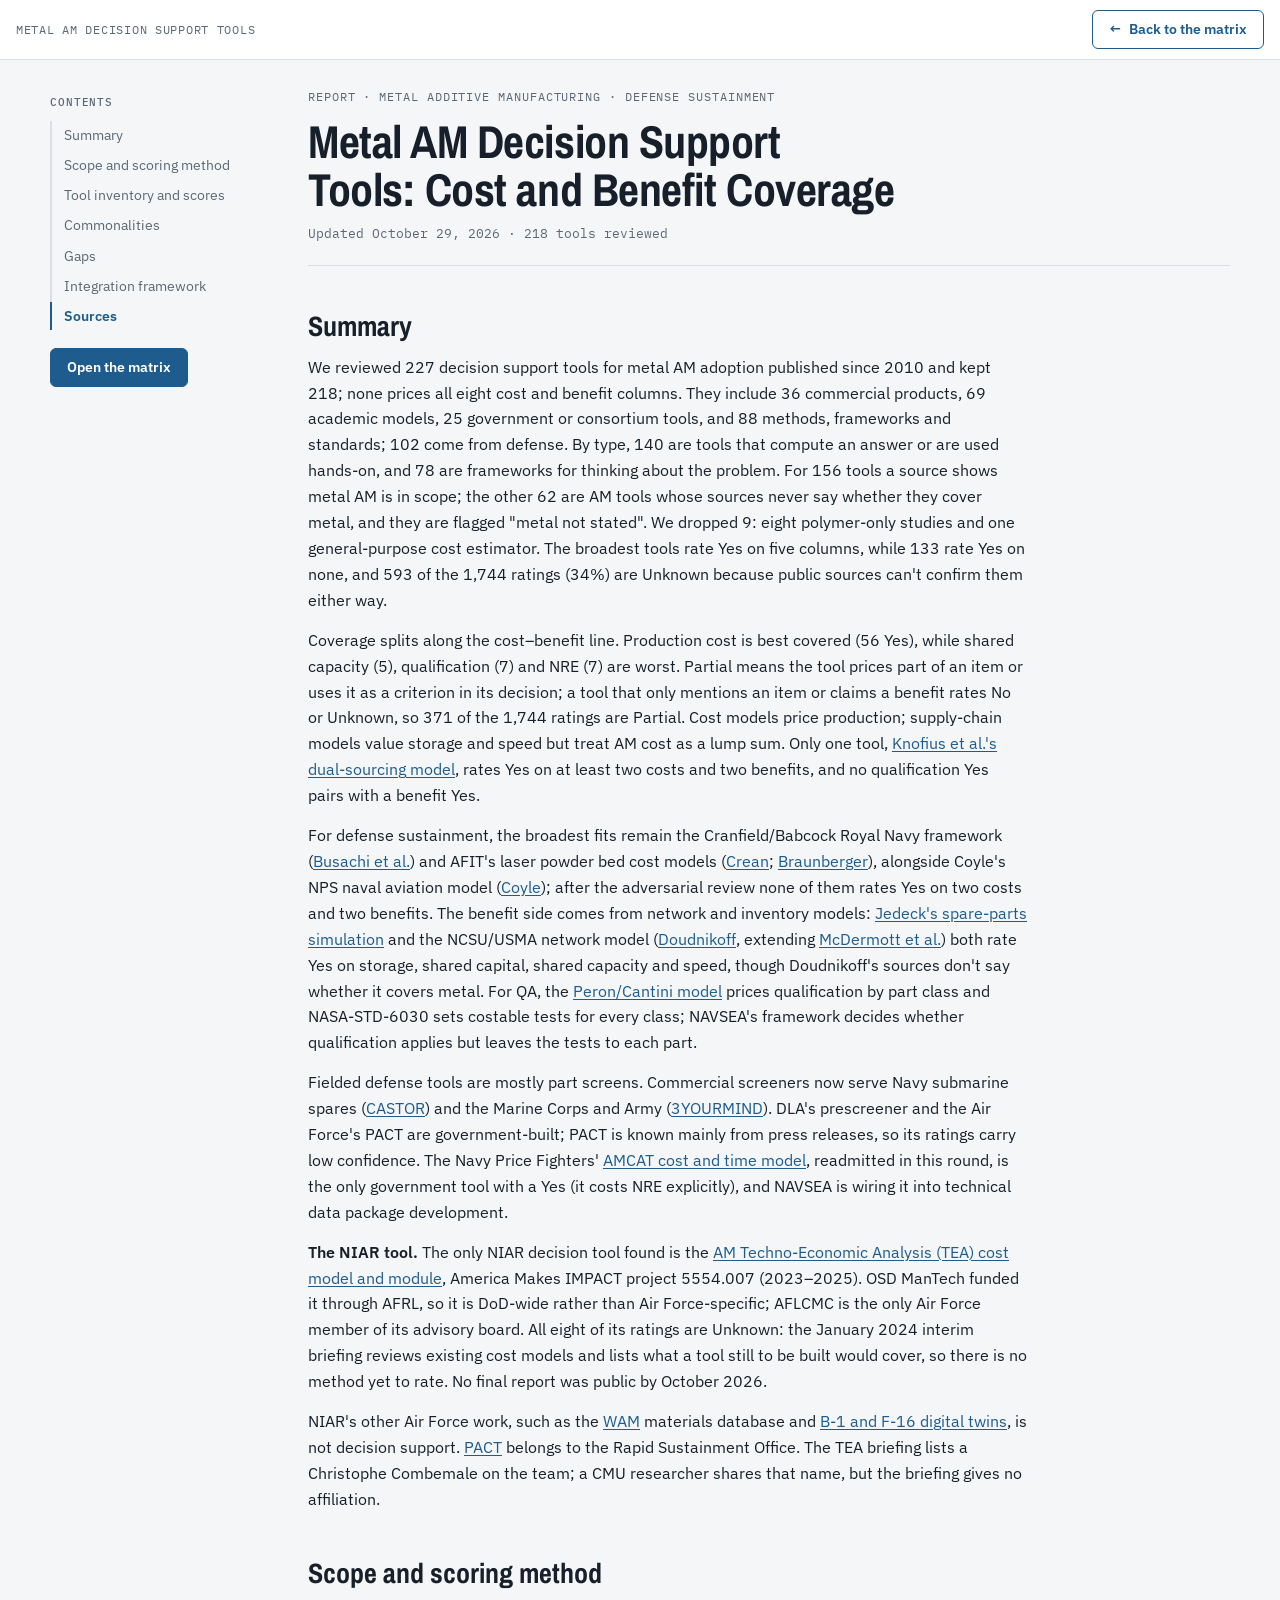
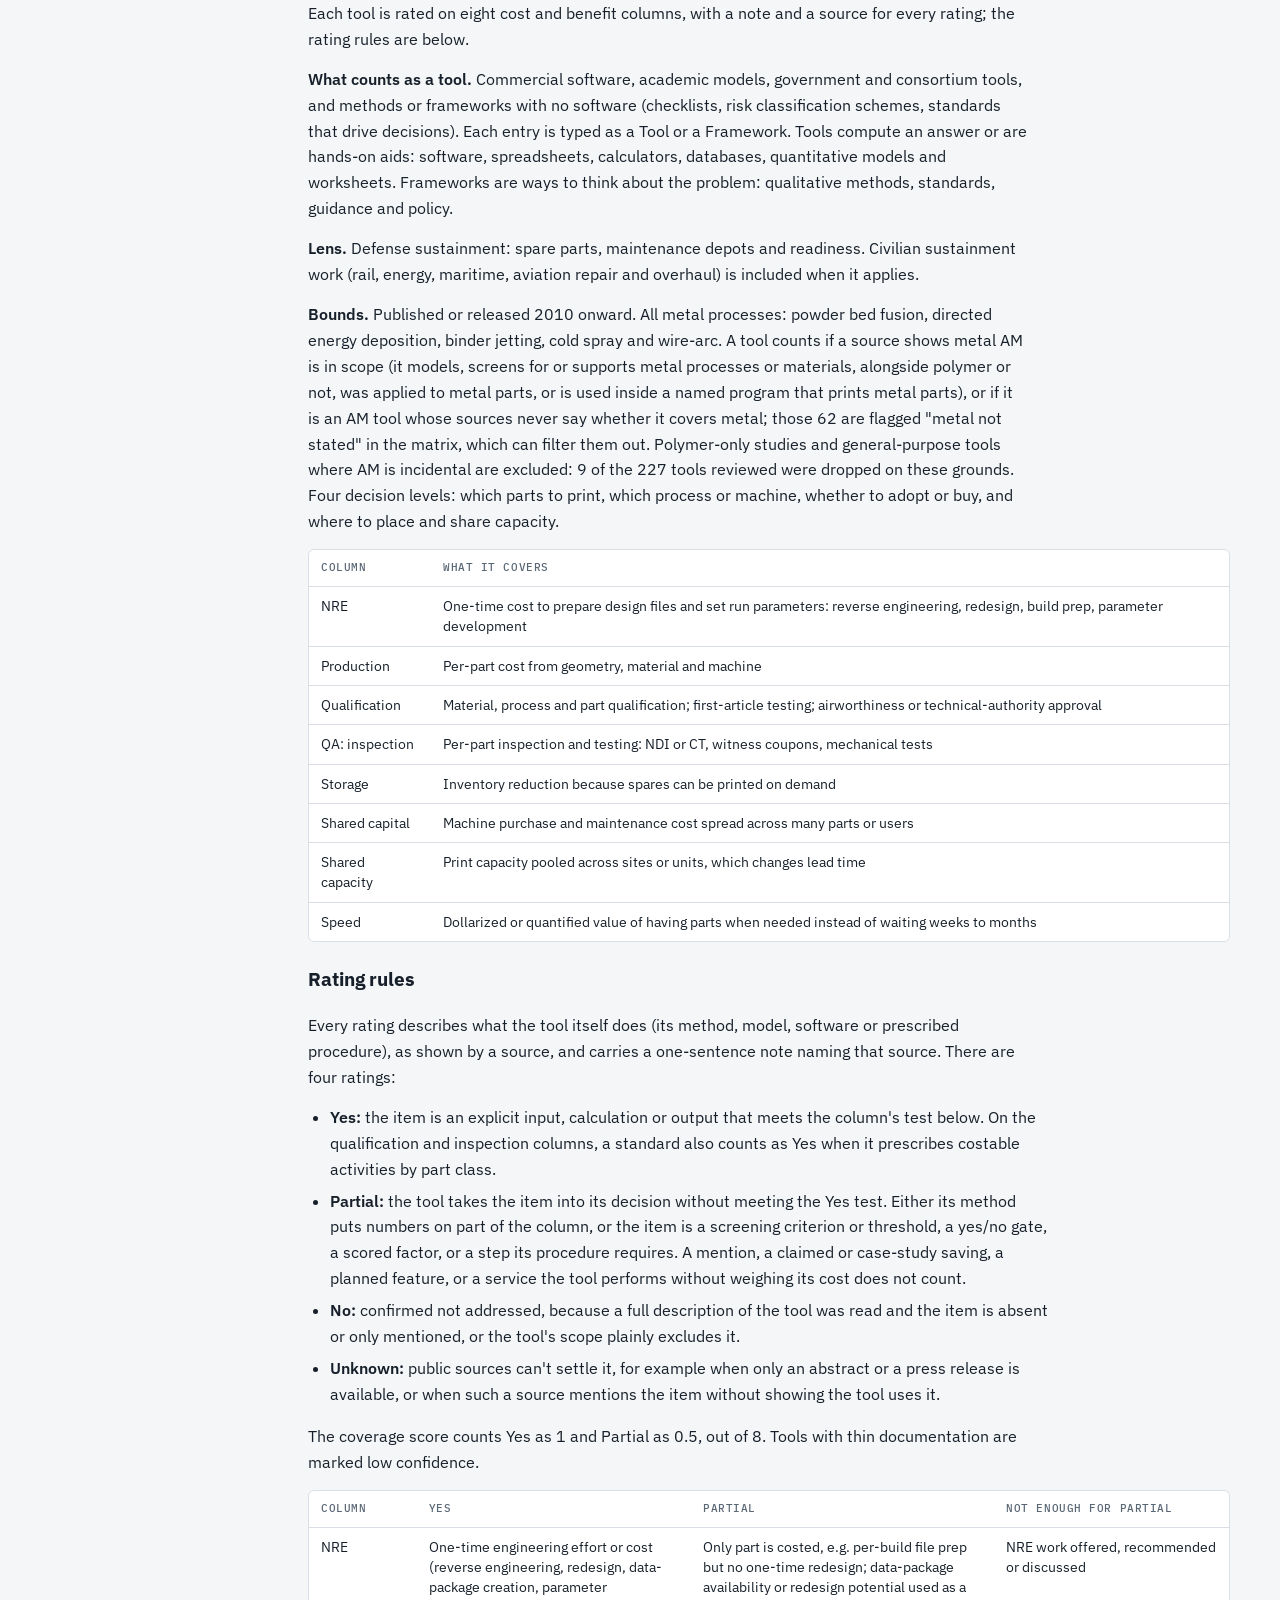
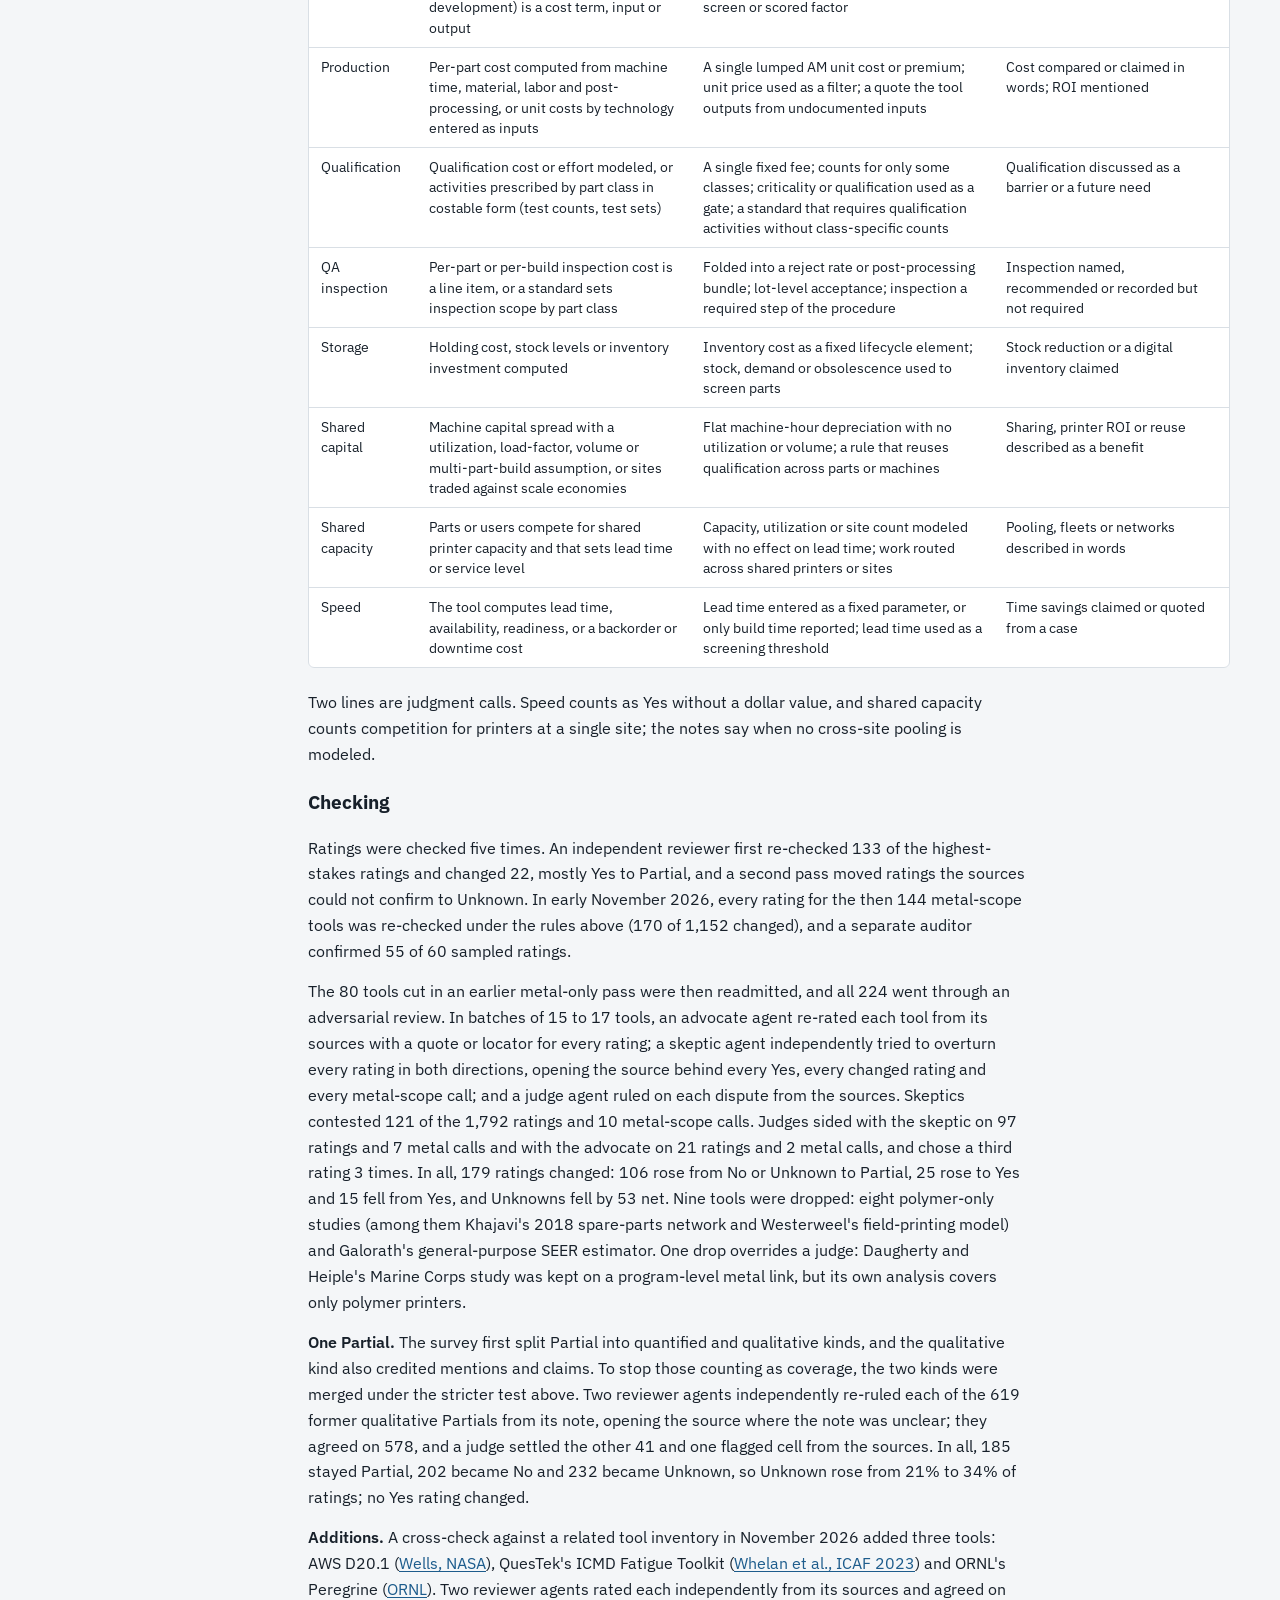
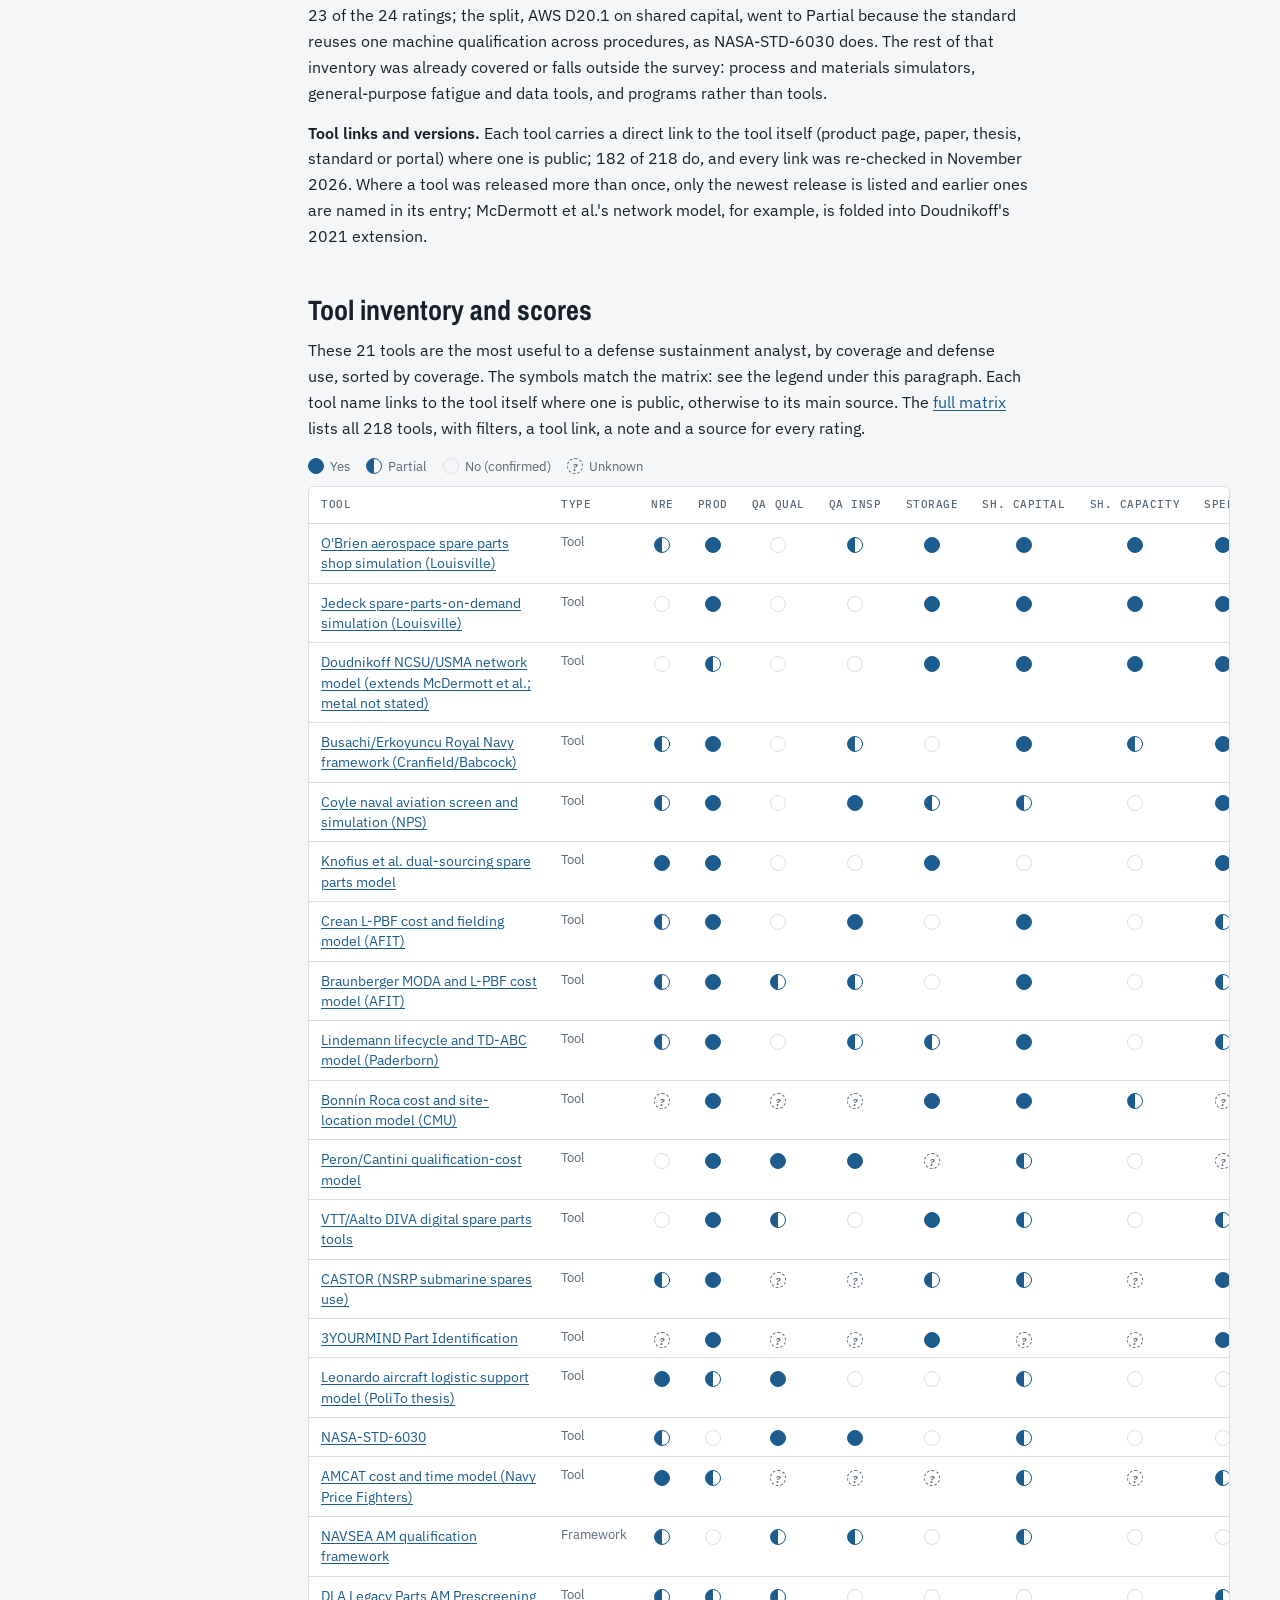
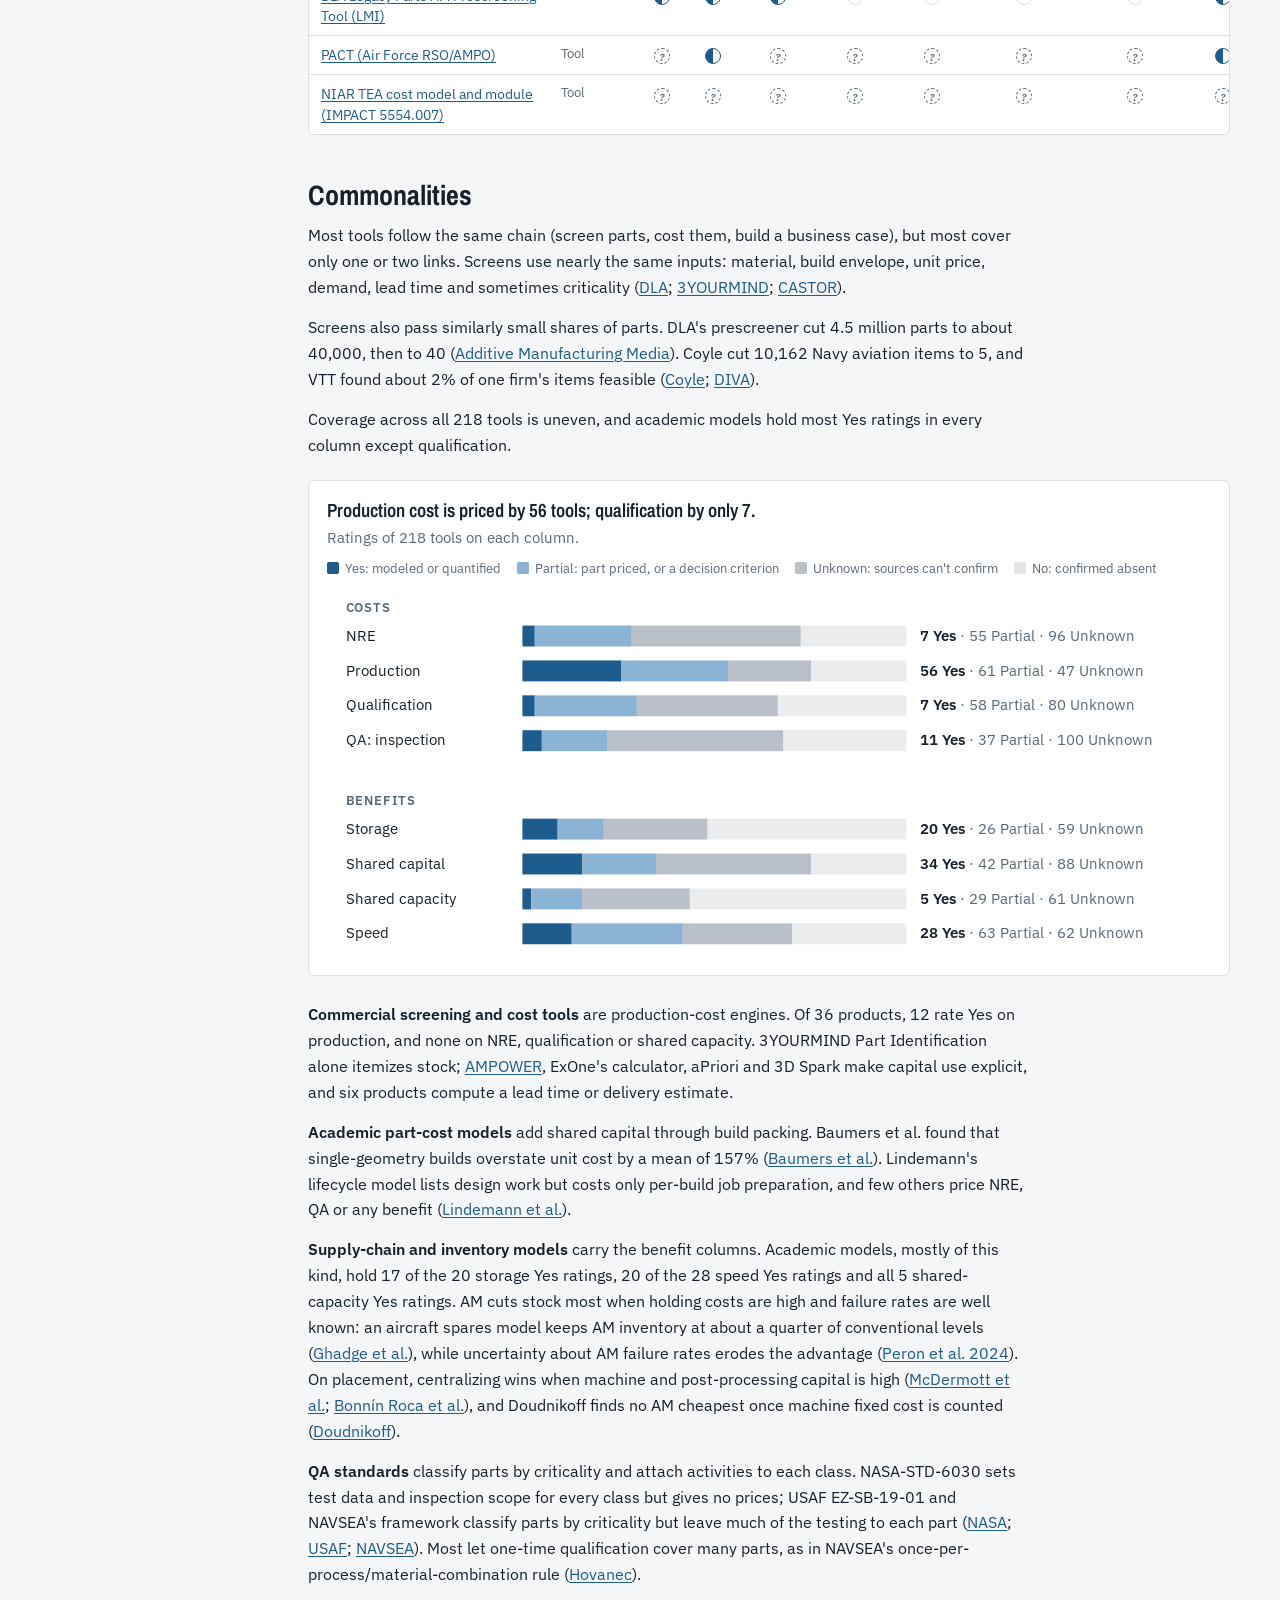
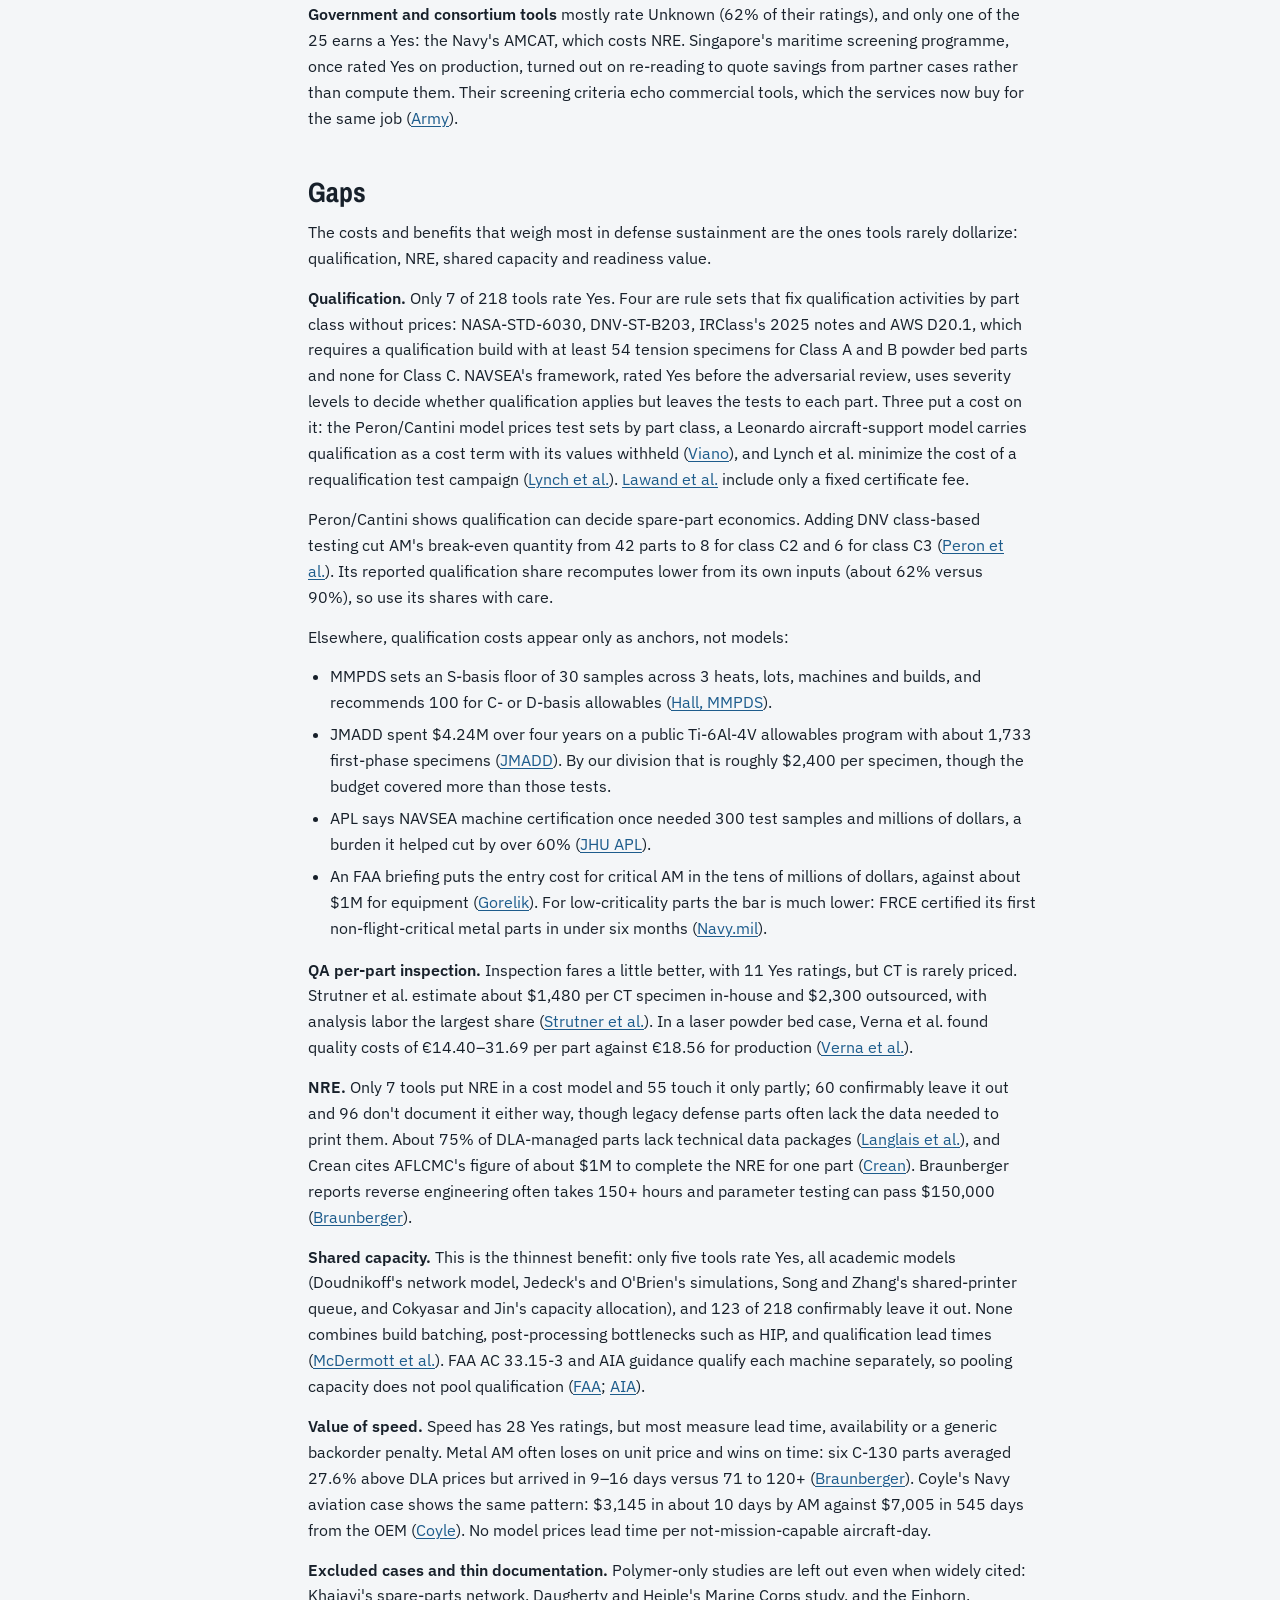
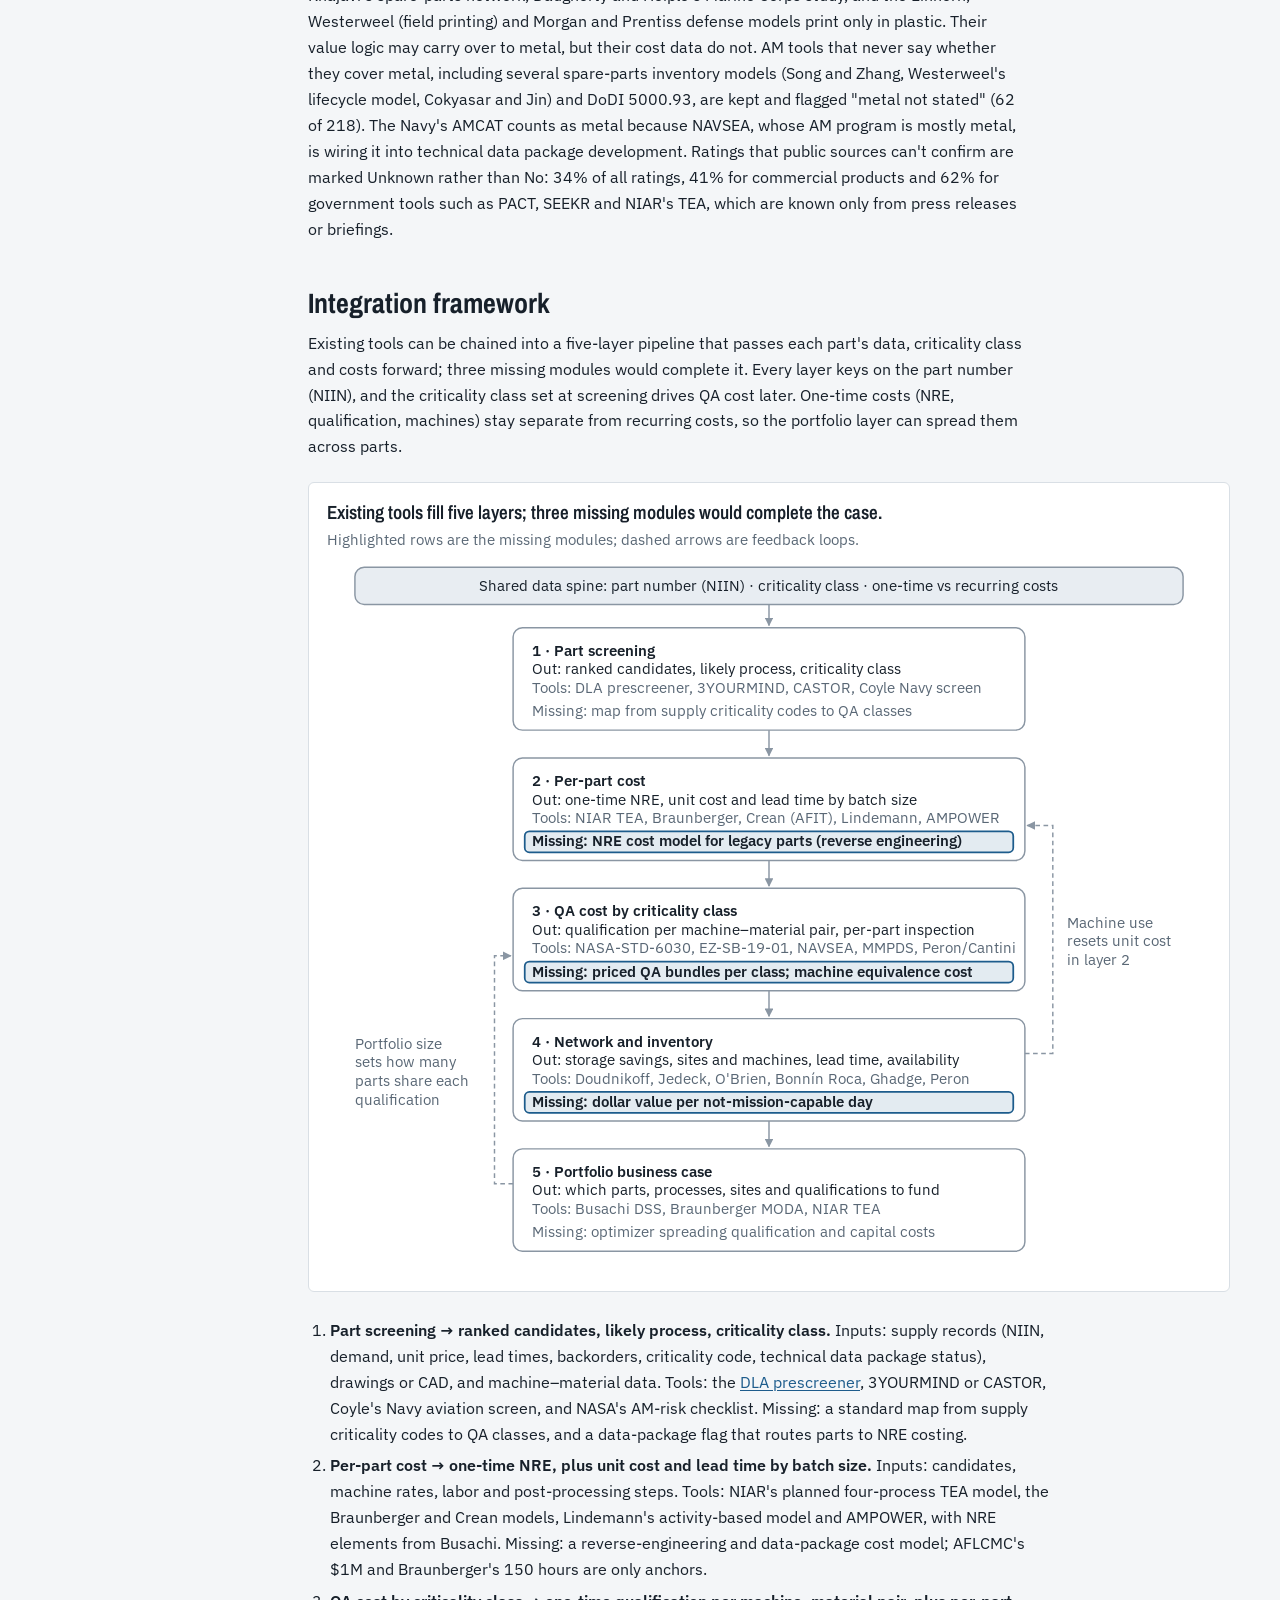
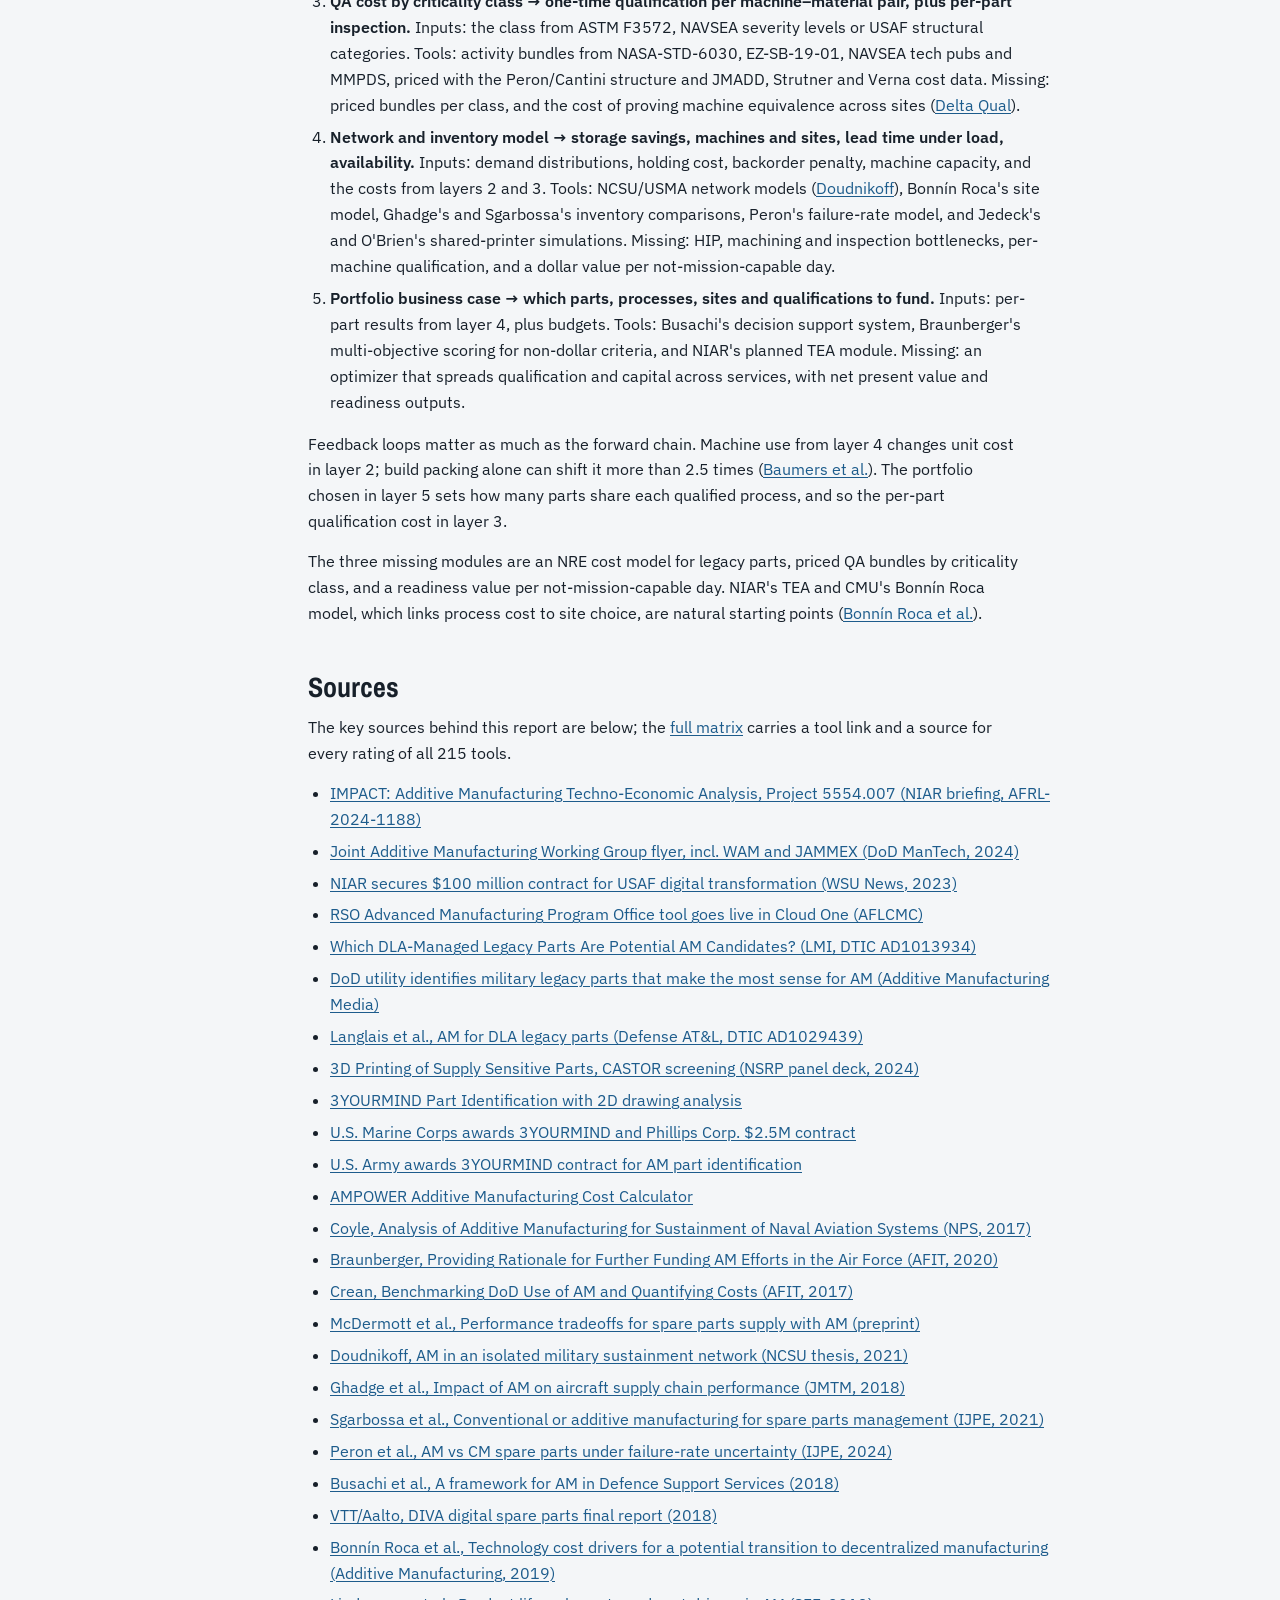
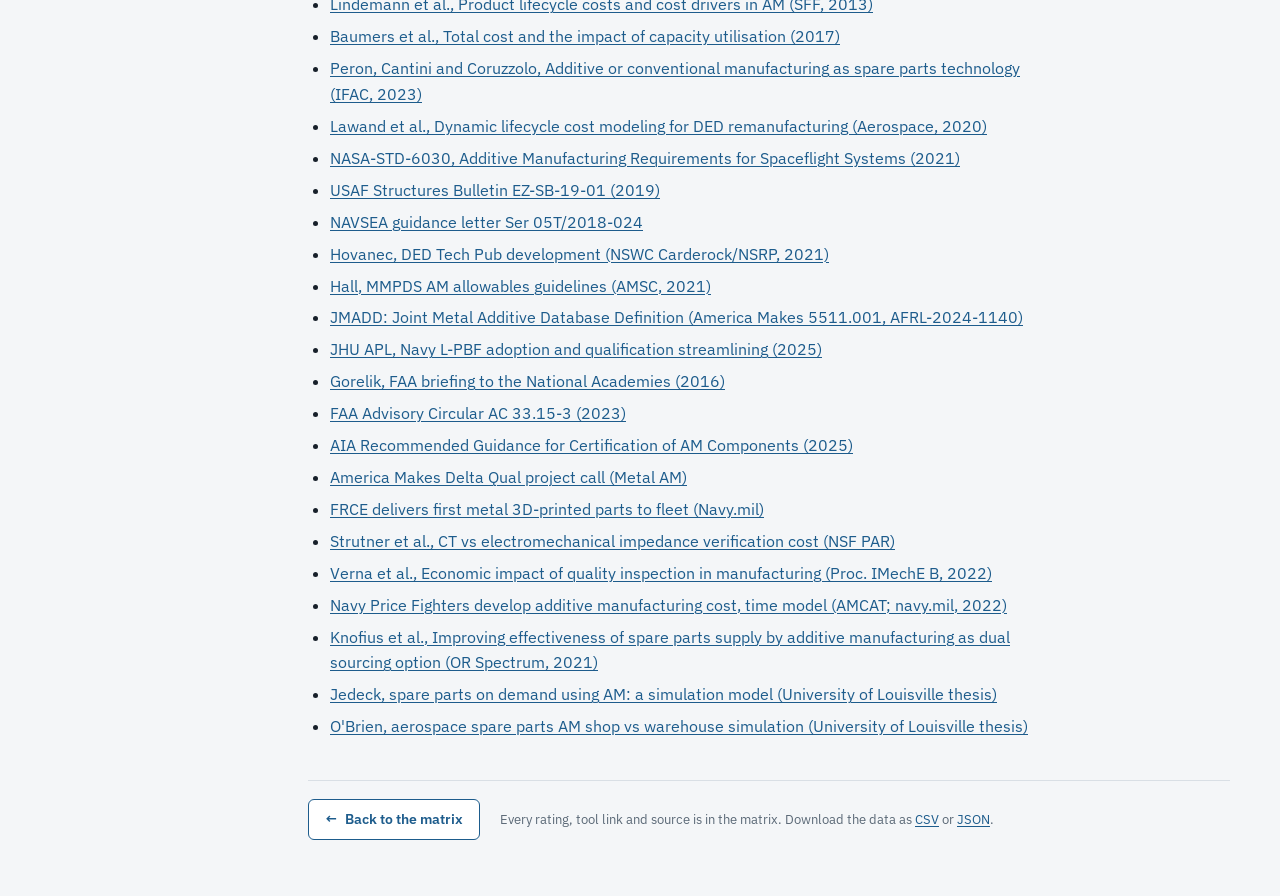
<file: report.html>
<!doctype html>
<html lang="en">
<head>
<meta charset="utf-8">
<meta name="viewport" content="width=device-width, initial-scale=1, viewport-fit=cover">
<title>Metal AM Decision Support Tools</title>
<meta name="description" content="What decision support tools exist for metal additive manufacturing, how well they account for the costs and benefits of adoption, where the gaps are, and how they could fit together for defense sustainment.">
<link rel="icon" href="data:image/svg+xml,%3Csvg xmlns='http://www.w3.org/2000/svg' viewBox='0 0 32 32'%3E%3Crect width='32' height='32' rx='6' fill='%231d5c8c'/%3E%3Ccircle cx='10' cy='11' r='4' fill='white'/%3E%3Ccircle cx='22' cy='11' r='4' fill='none' stroke='white' stroke-width='2'/%3E%3Ccircle cx='10' cy='22' r='4' fill='none' stroke='white' stroke-width='2'/%3E%3Ccircle cx='22' cy='22' r='4' fill='white'/%3E%3C/svg%3E">
<link rel="preconnect" href="https://fonts.googleapis.com">
<link rel="preconnect" href="https://fonts.gstatic.com" crossorigin>
<link rel="stylesheet" href="https://fonts.googleapis.com/css2?family=Archivo+Narrow:wght@500;600;700&family=IBM+Plex+Sans:ital,wght@0,400;0,500;0,600;1,400&family=IBM+Plex+Mono:wght@400;500&display=swap">
<link rel="stylesheet" href="assets/site.css">
<style>
/* Report page: a sticky contents list beside one reading column; tables and figures may run wider than the text measure */
html { scroll-behavior: smooth; scroll-padding-top: 72px; }
.layout { max-width: 1180px; margin: 0 auto; display: grid; grid-template-columns: 210px minmax(0, 1fr); gap: 48px; }
@media (max-width: 980px) { .layout { grid-template-columns: minmax(0, 1fr); gap: 20px; } }
.toc { position: sticky; top: 76px; align-self: start; font-size: 13.5px; }
.toc h2 { font-family: var(--font-mono); font-size: 11px; font-weight: 500; letter-spacing: .08em; text-transform: uppercase; color: var(--muted); margin: 6px 0 10px; }
.toc ol { list-style: none; margin: 0; padding: 0; display: grid; gap: 2px; border-left: 2px solid var(--rule); }
.toc ol a { display: block; padding: 4px 12px; margin-left: -2px; border-left: 2px solid transparent; color: var(--muted); text-decoration: none; }
.toc ol a:hover { color: var(--ink); }
.toc ol a.on { color: var(--accent); border-left-color: var(--accent); font-weight: 600; }
.toc .tocbtn { margin-top: 18px; }
@media (max-width: 980px) {
  .toc { position: static; background: var(--surface); border: 1px solid var(--rule); border-radius: 6px; padding: 10px 14px; }
  .toc ol { grid-template-columns: repeat(auto-fill, minmax(180px, 1fr)); border-left: 0; }
  .toc ol a { padding: 3px 0; border-left: 0; margin: 0; }
  .toc .tocbtn { display: none; }
}

article { min-width: 0; font-size: 16px; line-height: 1.62; }
.rhead { display: grid; gap: 10px; margin-bottom: 8px; padding-bottom: 22px; border-bottom: 1px solid var(--rule); }
.rhead h1 { font-size: clamp(30px, 4.4vw, 46px); max-width: 28ch; }
.byline { font-family: var(--font-mono); font-size: 12.5px; color: var(--muted); }
article h2 { font-family: var(--font-display); font-size: 28px; font-weight: 700; line-height: 1.15; margin: 44px 0 12px; text-wrap: balance; }
article p, article li { max-width: 72ch; }
article p { margin: 0 0 14px; }
article ul, article ol { padding-left: 22px; margin: 0 0 16px; }
article li { margin-bottom: 6px; }
article strong { font-weight: 600; }
article a { text-underline-offset: 2px; text-decoration-thickness: 1px; }
article a:hover { text-decoration-thickness: 2px; }

.tablewrap { position: relative; overflow-x: auto; margin: 14px 0 22px; background: var(--surface); border: 1px solid var(--rule); border-radius: 6px; }
.tablewrap table { border-collapse: collapse; width: 100%; font-size: 14px; line-height: 1.45; font-variant-numeric: tabular-nums; }
.tablewrap th { text-align: left; font-family: var(--font-mono); font-size: 11px; font-weight: 500; letter-spacing: .05em; text-transform: uppercase; color: var(--muted); padding: 10px 12px; border-bottom: 1px solid var(--rule); white-space: nowrap; }
.tablewrap td { padding: 9px 12px; border-top: 1px solid var(--rule); vertical-align: top; }
.tablewrap tr:first-child td { border-top: 0; }
table.inv { min-width: 900px; }
table.inv td:first-child { min-width: 240px; }
table.inv td:nth-child(2) { color: var(--muted); font-size: 13px; white-space: nowrap; }
table.inv th:nth-child(n+3), table.inv td.rc { text-align: center; }
table.inv td:last-child { font-size: 13px; color: var(--muted); }
.inv-legend { margin: 6px 0 -4px; }

.figure { margin: 22px 0 26px; padding: 16px 18px 12px; background: var(--surface); border: 1px solid var(--rule); border-radius: 6px; }
.figure figcaption { font-size: 14.5px; line-height: 1.45; color: var(--muted); }
.figure figcaption strong { display: block; color: var(--ink); font-family: var(--font-display); font-size: 19px; font-weight: 600; margin-bottom: 2px; }
.fig-legend { margin: 10px 0 4px; }
.figscroll { overflow-x: auto; margin-top: 8px; }
.viz { display: block; width: 100%; min-width: 600px; height: auto; font-family: var(--font-body); font-size: 12.5px; }
.sw { display: inline-block; width: 12px; height: 12px; border-radius: 2px; }
.c-ink { fill: var(--ink); }
.c-quiet { fill: var(--muted); }
.c-grp { font-size: 11.5px; font-weight: 600; letter-spacing: .06em; }
.c-yes { fill: var(--accent); } .sw.c-yes { background: var(--accent); }
.c-part { fill: var(--partial); } .sw.c-part { background: var(--partial); }
.c-unk { fill: var(--grey-mark); fill-opacity: .6; } .sw.c-unk { background: var(--grey-mark); opacity: .6; }
.c-no { fill: var(--grey-mark); fill-opacity: .18; } .sw.c-no { background: var(--grey-mark); opacity: .25; }
.d-box { fill: none; stroke: var(--grey-mark); stroke-width: 1.25; }
.d-gap { fill: var(--accent); fill-opacity: .12; stroke: var(--accent); stroke-width: 1.5; }
.d-spine { fill: var(--chip); stroke: var(--grey-mark); stroke-width: 1.25; }
.d-line { fill: none; stroke: var(--grey-mark); stroke-width: 1.25; }
.d-dash { stroke-dasharray: 4 3; }
.d-arrowhead { fill: var(--grey-mark); }

.rfoot { margin-top: 40px; padding-top: 18px; border-top: 1px solid var(--rule); display: flex; flex-wrap: wrap; gap: 12px 20px; align-items: center; font-size: 13px; color: var(--muted); }
</style>
</head>
<body>
<header class="topbar">
  <div class="topbar-inner">
    <a class="site-name" href="index.html">Metal AM decision support tools</a>
    <a class="btn btn-secondary" href="index.html"><span aria-hidden="true">←</span> Back to the matrix</a>
  </div>
</header>

<main class="page">
<div class="layout">
  <nav class="toc" aria-label="Contents">
    <h2>Contents</h2>
    <ol><li><a href="#summary">Summary</a></li><li><a href="#scope-and-scoring-method">Scope and scoring method</a></li><li><a href="#tool-inventory-and-scores">Tool inventory and scores</a></li><li><a href="#commonalities">Commonalities</a></li><li><a href="#gaps">Gaps</a></li><li><a href="#integration-framework">Integration framework</a></li><li><a href="#sources">Sources</a></li></ol>
    <a class="btn btn-primary tocbtn" href="index.html">Open the matrix</a>
  </nav>

  <article>
    <header class="rhead">
      <div class="eyebrow">Report · metal additive manufacturing · defense sustainment</div>
      <h1>Metal AM Decision Support Tools: Cost and Benefit Coverage</h1>
      <div class="byline">Updated October 29, 2026 · 218 tools reviewed</div>
    </header>
<h2 id="summary">Summary</h2>
<p>We reviewed 227 decision support tools for metal AM adoption published since 2010 and kept 218; none prices all eight cost and benefit columns. They include 36 commercial products, 69 academic models, 25 government or consortium tools, and 88 methods, frameworks and standards; 102 come from defense. By type, 140 are tools that compute an answer or are used hands-on, and 78 are frameworks for thinking about the problem. For 156 tools a source shows metal AM is in scope; the other 62 are AM tools whose sources never say whether they cover metal, and they are flagged "metal not stated". We dropped 9: eight polymer-only studies and one general-purpose cost estimator. The broadest tools rate Yes on five columns, while 133 rate Yes on none, and 593 of the 1,744 ratings (34%) are Unknown because public sources can't confirm them either way.</p>
<p>Coverage splits along the cost–benefit line. Production cost is best covered (56 Yes), while shared capacity (5), qualification (7) and NRE (7) are worst. Partial means the tool prices part of an item or uses it as a criterion in its decision; a tool that only mentions an item or claims a benefit rates No or Unknown, so 371 of the 1,744 ratings are Partial. Cost models price production; supply-chain models value storage and speed but treat AM cost as a lump sum. Only one tool, <a href="https://doi.org/10.1007/s00291-020-00608-7" target="_blank" rel="noopener">Knofius et al.'s dual-sourcing model</a>, rates Yes on at least two costs and two benefits, and no qualification Yes pairs with a benefit Yes.</p>
<p>For defense sustainment, the broadest fits remain the Cranfield/Babcock Royal Navy framework (<a href="https://doi.org/10.1007/s13198-017-0585-9" target="_blank" rel="noopener">Busachi et al.</a>) and AFIT's laser powder bed cost models (<a href="https://scholar.afit.edu/etd/791/" target="_blank" rel="noopener">Crean</a>; <a href="https://scholar.afit.edu/etd/3748/" target="_blank" rel="noopener">Braunberger</a>), alongside Coyle's NPS naval aviation model (<a href="https://apps.dtic.mil/sti/pdfs/AD1046824.pdf" target="_blank" rel="noopener">Coyle</a>); after the adversarial review none of them rates Yes on two costs and two benefits. The benefit side comes from network and inventory models: <a href="https://ir.library.louisville.edu/etd/2290" target="_blank" rel="noopener">Jedeck's spare-parts simulation</a> and the NCSU/USMA network model (<a href="https://repository.lib.ncsu.edu/server/api/core/bitstreams/6d683c20-48b9-46a7-9ef5-a8db0865b4dc/content" target="_blank" rel="noopener">Doudnikoff</a>, extending <a href="https://engrxiv.org/preprint/download/2007/4037/3021" target="_blank" rel="noopener">McDermott et al.</a>) both rate Yes on storage, shared capital, shared capacity and speed, though Doudnikoff's sources don't say whether it covers metal. For QA, the <a href="https://doi.org/10.1080/09537287.2025.2494096" target="_blank" rel="noopener">Peron/Cantini model</a> prices qualification by part class and NASA-STD-6030 sets costable tests for every class; NAVSEA's framework decides whether qualification applies but leaves the tests to each part.</p>
<p>Fielded defense tools are mostly part screens. Commercial screeners now serve Navy submarine spares (<a href="https://www.nsrp.org/wp-content/uploads/2024/07/02-05_MGREEN_3D-Printing-of-Supply-Sensitive-Parts_BTSDMT-Meeting.pdf" target="_blank" rel="noopener">CASTOR</a>) and the Marine Corps and Army (<a href="https://www.3yourmind.com/news/u.s.-marine-corps.-awards-3yourmind-and-phillips-corp.-2.5m-contract" target="_blank" rel="noopener">3YOURMIND</a>). DLA's prescreener and the Air Force's PACT are government-built; PACT is known mainly from press releases, so its ratings carry low confidence. The Navy Price Fighters' <a href="https://www.navy.mil/Press-Office/News-Stories/Article/3163936/navy-price-fighters-develop-additive-manufacturing-cost-time-model/" target="_blank" rel="noopener">AMCAT cost and time model</a>, readmitted in this round, is the only government tool with a Yes (it costs NRE explicitly), and NAVSEA is wiring it into technical data package development.</p>
<p><strong>The NIAR tool.</strong> The only NIAR decision tool found is the <a href="https://www.americamakes.us/wp-content/uploads/2024/03/5554.007-IMPACT-Additive-Manufacturing-Techno-Economic-Analysis-AFRL-2024-1188.pdf" target="_blank" rel="noopener">AM Techno-Economic Analysis (TEA) cost model and module</a>, America Makes IMPACT project 5554.007 (2023–2025). OSD ManTech funded it through AFRL, so it is DoD-wide rather than Air Force-specific; AFLCMC is the only Air Force member of its advisory board. All eight of its ratings are Unknown: the January 2024 interim briefing reviews existing cost models and lists what a tool still to be built would cover, so there is no method yet to rate. No final report was public by October 2026.</p>
<p>NIAR's other Air Force work, such as the <a href="https://www.dodmantech.mil/Portals/107/JAMWGFlyer_20241114_1.pdf" target="_blank" rel="noopener">WAM</a> materials database and <a href="https://news.wichita.edu/2023/08/03/niar-secures-100-million-contract-for-digital-transformation-and-technologies-to-support-usaf-operational-readiness/" target="_blank" rel="noopener">B-1 and F-16 digital twins</a>, is not decision support. <a href="https://www.aflcmc.af.mil/NEWS/Article/3596164/rapid-sustainment-office-advanced-manufacturing-program-office-tool-goes-live-i/" target="_blank" rel="noopener">PACT</a> belongs to the Rapid Sustainment Office. The TEA briefing lists a Christophe Combemale on the team; a CMU researcher shares that name, but the briefing gives no affiliation.</p>
<h2 id="scope-and-scoring-method">Scope and scoring method</h2>
<p>Each tool is rated on eight cost and benefit columns, with a note and a source for every rating; the rating rules are below.</p>
<p><strong>What counts as a tool.</strong> Commercial software, academic models, government and consortium tools, and methods or frameworks with no software (checklists, risk classification schemes, standards that drive decisions). Each entry is typed as a Tool or a Framework. Tools compute an answer or are hands-on aids: software, spreadsheets, calculators, databases, quantitative models and worksheets. Frameworks are ways to think about the problem: qualitative methods, standards, guidance and policy.</p>
<p><strong>Lens.</strong> Defense sustainment: spare parts, maintenance depots and readiness. Civilian sustainment work (rail, energy, maritime, aviation repair and overhaul) is included when it applies.</p>
<p><strong>Bounds.</strong> Published or released 2010 onward. All metal processes: powder bed fusion, directed energy deposition, binder jetting, cold spray and wire-arc. A tool counts if a source shows metal AM is in scope (it models, screens for or supports metal processes or materials, alongside polymer or not, was applied to metal parts, or is used inside a named program that prints metal parts), or if it is an AM tool whose sources never say whether it covers metal; those 62 are flagged "metal not stated" in the matrix, which can filter them out. Polymer-only studies and general-purpose tools where AM is incidental are excluded: 9 of the 227 tools reviewed were dropped on these grounds. Four decision levels: which parts to print, which process or machine, whether to adopt or buy, and where to place and share capacity.</p>
<div class="tablewrap"><table>
<thead>
<tr>
<th>Column</th>
<th>What it covers</th>
</tr>
</thead>
<tbody>
<tr>
<td>NRE</td>
<td>One-time cost to prepare design files and set run parameters: reverse engineering, redesign, build prep, parameter development</td>
</tr>
<tr>
<td>Production</td>
<td>Per-part cost from geometry, material and machine</td>
</tr>
<tr>
<td>Qualification</td>
<td>Material, process and part qualification; first-article testing; airworthiness or technical-authority approval</td>
</tr>
<tr>
<td>QA: inspection</td>
<td>Per-part inspection and testing: NDI or CT, witness coupons, mechanical tests</td>
</tr>
<tr>
<td>Storage</td>
<td>Inventory reduction because spares can be printed on demand</td>
</tr>
<tr>
<td>Shared capital</td>
<td>Machine purchase and maintenance cost spread across many parts or users</td>
</tr>
<tr>
<td>Shared capacity</td>
<td>Print capacity pooled across sites or units, which changes lead time</td>
</tr>
<tr>
<td>Speed</td>
<td>Dollarized or quantified value of having parts when needed instead of waiting weeks to months</td>
</tr>
</tbody>
</table></div>
<h3 id="rating-rules">Rating rules</h3>
<p>Every rating describes what the tool itself does (its method, model, software or prescribed procedure), as shown by a source, and carries a one-sentence note naming that source. There are four ratings:</p>
<ul>
<li><strong>Yes:</strong> the item is an explicit input, calculation or output that meets the column's test below. On the qualification and inspection columns, a standard also counts as Yes when it prescribes costable activities by part class.</li>
<li><strong>Partial:</strong> the tool takes the item into its decision without meeting the Yes test. Either its method puts numbers on part of the column, or the item is a screening criterion or threshold, a yes/no gate, a scored factor, or a step its procedure requires. A mention, a claimed or case-study saving, a planned feature, or a service the tool performs without weighing its cost does not count.</li>
<li><strong>No:</strong> confirmed not addressed, because a full description of the tool was read and the item is absent or only mentioned, or the tool's scope plainly excludes it.</li>
<li><strong>Unknown:</strong> public sources can't settle it, for example when only an abstract or a press release is available, or when such a source mentions the item without showing the tool uses it.</li>
</ul>
<p>The coverage score counts Yes as 1 and Partial as 0.5, out of 8. Tools with thin documentation are marked low confidence.</p>
<div class="tablewrap"><table>
<thead>
<tr>
<th>Column</th>
<th>Yes</th>
<th>Partial</th>
<th>Not enough for Partial</th>
</tr>
</thead>
<tbody>
<tr>
<td>NRE</td>
<td>One-time engineering effort or cost (reverse engineering, redesign, data-package creation, parameter development) is a cost term, input or output</td>
<td>Only part is costed, e.g. per-build file prep but no one-time redesign; data-package availability or redesign potential used as a screen or scored factor</td>
<td>NRE work offered, recommended or discussed</td>
</tr>
<tr>
<td>Production</td>
<td>Per-part cost computed from machine time, material, labor and post-processing, or unit costs by technology entered as inputs</td>
<td>A single lumped AM unit cost or premium; unit price used as a filter; a quote the tool outputs from undocumented inputs</td>
<td>Cost compared or claimed in words; ROI mentioned</td>
</tr>
<tr>
<td>Qualification</td>
<td>Qualification cost or effort modeled, or activities prescribed by part class in costable form (test counts, test sets)</td>
<td>A single fixed fee; counts for only some classes; criticality or qualification used as a gate; a standard that requires qualification activities without class-specific counts</td>
<td>Qualification discussed as a barrier or a future need</td>
</tr>
<tr>
<td>QA inspection</td>
<td>Per-part or per-build inspection cost is a line item, or a standard sets inspection scope by part class</td>
<td>Folded into a reject rate or post-processing bundle; lot-level acceptance; inspection a required step of the procedure</td>
<td>Inspection named, recommended or recorded but not required</td>
</tr>
<tr>
<td>Storage</td>
<td>Holding cost, stock levels or inventory investment computed</td>
<td>Inventory cost as a fixed lifecycle element; stock, demand or obsolescence used to screen parts</td>
<td>Stock reduction or a digital inventory claimed</td>
</tr>
<tr>
<td>Shared capital</td>
<td>Machine capital spread with a utilization, load-factor, volume or multi-part-build assumption, or sites traded against scale economies</td>
<td>Flat machine-hour depreciation with no utilization or volume; a rule that reuses qualification across parts or machines</td>
<td>Sharing, printer ROI or reuse described as a benefit</td>
</tr>
<tr>
<td>Shared capacity</td>
<td>Parts or users compete for shared printer capacity and that sets lead time or service level</td>
<td>Capacity, utilization or site count modeled with no effect on lead time; work routed across shared printers or sites</td>
<td>Pooling, fleets or networks described in words</td>
</tr>
<tr>
<td>Speed</td>
<td>The tool computes lead time, availability, readiness, or a backorder or downtime cost</td>
<td>Lead time entered as a fixed parameter, or only build time reported; lead time used as a screening threshold</td>
<td>Time savings claimed or quoted from a case</td>
</tr>
</tbody>
</table></div>
<p>Two lines are judgment calls. Speed counts as Yes without a dollar value, and shared capacity counts competition for printers at a single site; the notes say when no cross-site pooling is modeled.</p>
<h3 id="checking">Checking</h3>
<p>Ratings were checked five times. An independent reviewer first re-checked 133 of the highest-stakes ratings and changed 22, mostly Yes to Partial, and a second pass moved ratings the sources could not confirm to Unknown. In early November 2026, every rating for the then 144 metal-scope tools was re-checked under the rules above (170 of 1,152 changed), and a separate auditor confirmed 55 of 60 sampled ratings.</p>
<p>The 80 tools cut in an earlier metal-only pass were then readmitted, and all 224 went through an adversarial review. In batches of 15 to 17 tools, an advocate agent re-rated each tool from its sources with a quote or locator for every rating; a skeptic agent independently tried to overturn every rating in both directions, opening the source behind every Yes, every changed rating and every metal-scope call; and a judge agent ruled on each dispute from the sources. Skeptics contested 121 of the 1,792 ratings and 10 metal-scope calls. Judges sided with the skeptic on 97 ratings and 7 metal calls and with the advocate on 21 ratings and 2 metal calls, and chose a third rating 3 times. In all, 179 ratings changed: 106 rose from No or Unknown to Partial, 25 rose to Yes and 15 fell from Yes, and Unknowns fell by 53 net. Nine tools were dropped: eight polymer-only studies (among them Khajavi's 2018 spare-parts network and Westerweel's field-printing model) and Galorath's general-purpose SEER estimator. One drop overrides a judge: Daugherty and Heiple's Marine Corps study was kept on a program-level metal link, but its own analysis covers only polymer printers.</p>
<p><strong>One Partial.</strong> The survey first split Partial into quantified and qualitative kinds, and the qualitative kind also credited mentions and claims. To stop those counting as coverage, the two kinds were merged under the stricter test above. Two reviewer agents independently re-ruled each of the 619 former qualitative Partials from its note, opening the source where the note was unclear; they agreed on 578, and a judge settled the other 41 and one flagged cell from the sources. In all, 185 stayed Partial, 202 became No and 232 became Unknown, so Unknown rose from 21% to 34% of ratings; no Yes rating changed.</p>
<p><strong>Additions.</strong> A cross-check against a related tool inventory in November 2026 added three tools: AWS D20.1 (<a href="https://ntrs.nasa.gov/api/citations/20200001732/downloads/20200001732.pdf" target="_blank" rel="noopener">Wells, NASA</a>), QuesTek's ICMD Fatigue Toolkit (<a href="https://icaf.aero/icaf2023/proceedings/documents/33.pdf" target="_blank" rel="noopener">Whelan et al., ICAF 2023</a>) and ORNL's Peregrine (<a href="https://www.osti.gov/servlets/purl/3002257" target="_blank" rel="noopener">ORNL</a>). Two reviewer agents rated each independently from its sources and agreed on 23 of the 24 ratings; the split, AWS D20.1 on shared capital, went to Partial because the standard reuses one machine qualification across procedures, as NASA-STD-6030 does. The rest of that inventory was already covered or falls outside the survey: process and materials simulators, general-purpose fatigue and data tools, and programs rather than tools.</p>
<p><strong>Tool links and versions.</strong> Each tool carries a direct link to the tool itself (product page, paper, thesis, standard or portal) where one is public; 182 of 218 do, and every link was re-checked in November 2026. Where a tool was released more than once, only the newest release is listed and earlier ones are named in its entry; McDermott et al.'s network model, for example, is folded into Doudnikoff's 2021 extension.</p>
<h2 id="tool-inventory-and-scores">Tool inventory and scores</h2>
<p>These 21 tools are the most useful to a defense sustainment analyst, by coverage and defense use, sorted by coverage. The symbols match the matrix: see the legend under this paragraph. Each tool name links to the tool itself where one is public, otherwise to its main source. The <a href="index.html">full matrix</a> lists all 218 tools, with filters, a tool link, a note and a source for every rating.</p>
<div class="legend inv-legend"><span><i class="dot Yes"></i> Yes</span><span><i class="dot Partial"></i> Partial</span><span><i class="dot No"></i> No (confirmed)</span><span><i class="dot Unknown"></i> Unknown</span></div><div class="tablewrap"><table class="inv">
<thead>
<tr>
<th>Tool</th>
<th>Type</th>
<th>NRE</th>
<th>Prod</th>
<th>QA qual</th>
<th>QA insp</th>
<th>Storage</th>
<th>Sh. capital</th>
<th>Sh. capacity</th>
<th>Speed</th>
<th>Conf.</th>
</tr>
</thead>
<tbody>
<tr>
<td><a href="https://ir.library.louisville.edu/etd/3350" target="_blank" rel="noopener">O'Brien aerospace spare parts shop simulation (Louisville)</a></td>
<td>Tool</td>
<td class="rc"><i class="dot Partial" aria-hidden="true" title="Partial"></i><span class="sr-only">Partial</span></td>
<td class="rc"><i class="dot Yes" aria-hidden="true" title="Yes"></i><span class="sr-only">Yes</span></td>
<td class="rc"><i class="dot No" aria-hidden="true" title="No"></i><span class="sr-only">No</span></td>
<td class="rc"><i class="dot Partial" aria-hidden="true" title="Partial"></i><span class="sr-only">Partial</span></td>
<td class="rc"><i class="dot Yes" aria-hidden="true" title="Yes"></i><span class="sr-only">Yes</span></td>
<td class="rc"><i class="dot Yes" aria-hidden="true" title="Yes"></i><span class="sr-only">Yes</span></td>
<td class="rc"><i class="dot Yes" aria-hidden="true" title="Yes"></i><span class="sr-only">Yes</span></td>
<td class="rc"><i class="dot Yes" aria-hidden="true" title="Yes"></i><span class="sr-only">Yes</span></td>
<td>High</td>
</tr>
<tr>
<td><a href="https://ir.library.louisville.edu/etd/2290" target="_blank" rel="noopener">Jedeck spare-parts-on-demand simulation (Louisville)</a></td>
<td>Tool</td>
<td class="rc"><i class="dot No" aria-hidden="true" title="No"></i><span class="sr-only">No</span></td>
<td class="rc"><i class="dot Yes" aria-hidden="true" title="Yes"></i><span class="sr-only">Yes</span></td>
<td class="rc"><i class="dot No" aria-hidden="true" title="No"></i><span class="sr-only">No</span></td>
<td class="rc"><i class="dot No" aria-hidden="true" title="No"></i><span class="sr-only">No</span></td>
<td class="rc"><i class="dot Yes" aria-hidden="true" title="Yes"></i><span class="sr-only">Yes</span></td>
<td class="rc"><i class="dot Yes" aria-hidden="true" title="Yes"></i><span class="sr-only">Yes</span></td>
<td class="rc"><i class="dot Yes" aria-hidden="true" title="Yes"></i><span class="sr-only">Yes</span></td>
<td class="rc"><i class="dot Yes" aria-hidden="true" title="Yes"></i><span class="sr-only">Yes</span></td>
<td>High</td>
</tr>
<tr>
<td><a href="https://repository.lib.ncsu.edu/server/api/core/bitstreams/6d683c20-48b9-46a7-9ef5-a8db0865b4dc/content" target="_blank" rel="noopener">Doudnikoff NCSU/USMA network model (extends McDermott et al.; metal not stated)</a></td>
<td>Tool</td>
<td class="rc"><i class="dot No" aria-hidden="true" title="No"></i><span class="sr-only">No</span></td>
<td class="rc"><i class="dot Partial" aria-hidden="true" title="Partial"></i><span class="sr-only">Partial</span></td>
<td class="rc"><i class="dot No" aria-hidden="true" title="No"></i><span class="sr-only">No</span></td>
<td class="rc"><i class="dot No" aria-hidden="true" title="No"></i><span class="sr-only">No</span></td>
<td class="rc"><i class="dot Yes" aria-hidden="true" title="Yes"></i><span class="sr-only">Yes</span></td>
<td class="rc"><i class="dot Yes" aria-hidden="true" title="Yes"></i><span class="sr-only">Yes</span></td>
<td class="rc"><i class="dot Yes" aria-hidden="true" title="Yes"></i><span class="sr-only">Yes</span></td>
<td class="rc"><i class="dot Yes" aria-hidden="true" title="Yes"></i><span class="sr-only">Yes</span></td>
<td>High</td>
</tr>
<tr>
<td><a href="https://doi.org/10.1007/s13198-017-0585-9" target="_blank" rel="noopener">Busachi/Erkoyuncu Royal Navy framework (Cranfield/Babcock)</a></td>
<td>Tool</td>
<td class="rc"><i class="dot Partial" aria-hidden="true" title="Partial"></i><span class="sr-only">Partial</span></td>
<td class="rc"><i class="dot Yes" aria-hidden="true" title="Yes"></i><span class="sr-only">Yes</span></td>
<td class="rc"><i class="dot No" aria-hidden="true" title="No"></i><span class="sr-only">No</span></td>
<td class="rc"><i class="dot Partial" aria-hidden="true" title="Partial"></i><span class="sr-only">Partial</span></td>
<td class="rc"><i class="dot No" aria-hidden="true" title="No"></i><span class="sr-only">No</span></td>
<td class="rc"><i class="dot Yes" aria-hidden="true" title="Yes"></i><span class="sr-only">Yes</span></td>
<td class="rc"><i class="dot Partial" aria-hidden="true" title="Partial"></i><span class="sr-only">Partial</span></td>
<td class="rc"><i class="dot Yes" aria-hidden="true" title="Yes"></i><span class="sr-only">Yes</span></td>
<td>High</td>
</tr>
<tr>
<td><a href="https://apps.dtic.mil/sti/pdfs/AD1046824.pdf" target="_blank" rel="noopener">Coyle naval aviation screen and simulation (NPS)</a></td>
<td>Tool</td>
<td class="rc"><i class="dot Partial" aria-hidden="true" title="Partial"></i><span class="sr-only">Partial</span></td>
<td class="rc"><i class="dot Yes" aria-hidden="true" title="Yes"></i><span class="sr-only">Yes</span></td>
<td class="rc"><i class="dot No" aria-hidden="true" title="No"></i><span class="sr-only">No</span></td>
<td class="rc"><i class="dot Yes" aria-hidden="true" title="Yes"></i><span class="sr-only">Yes</span></td>
<td class="rc"><i class="dot Partial" aria-hidden="true" title="Partial"></i><span class="sr-only">Partial</span></td>
<td class="rc"><i class="dot Partial" aria-hidden="true" title="Partial"></i><span class="sr-only">Partial</span></td>
<td class="rc"><i class="dot No" aria-hidden="true" title="No"></i><span class="sr-only">No</span></td>
<td class="rc"><i class="dot Yes" aria-hidden="true" title="Yes"></i><span class="sr-only">Yes</span></td>
<td>High</td>
</tr>
<tr>
<td><a href="https://doi.org/10.1007/s00291-020-00608-7" target="_blank" rel="noopener">Knofius et al. dual-sourcing spare parts model</a></td>
<td>Tool</td>
<td class="rc"><i class="dot Yes" aria-hidden="true" title="Yes"></i><span class="sr-only">Yes</span></td>
<td class="rc"><i class="dot Yes" aria-hidden="true" title="Yes"></i><span class="sr-only">Yes</span></td>
<td class="rc"><i class="dot No" aria-hidden="true" title="No"></i><span class="sr-only">No</span></td>
<td class="rc"><i class="dot No" aria-hidden="true" title="No"></i><span class="sr-only">No</span></td>
<td class="rc"><i class="dot Yes" aria-hidden="true" title="Yes"></i><span class="sr-only">Yes</span></td>
<td class="rc"><i class="dot No" aria-hidden="true" title="No"></i><span class="sr-only">No</span></td>
<td class="rc"><i class="dot No" aria-hidden="true" title="No"></i><span class="sr-only">No</span></td>
<td class="rc"><i class="dot Yes" aria-hidden="true" title="Yes"></i><span class="sr-only">Yes</span></td>
<td>High</td>
</tr>
<tr>
<td><a href="https://scholar.afit.edu/etd/791/" target="_blank" rel="noopener">Crean L-PBF cost and fielding model (AFIT)</a></td>
<td>Tool</td>
<td class="rc"><i class="dot Partial" aria-hidden="true" title="Partial"></i><span class="sr-only">Partial</span></td>
<td class="rc"><i class="dot Yes" aria-hidden="true" title="Yes"></i><span class="sr-only">Yes</span></td>
<td class="rc"><i class="dot No" aria-hidden="true" title="No"></i><span class="sr-only">No</span></td>
<td class="rc"><i class="dot Yes" aria-hidden="true" title="Yes"></i><span class="sr-only">Yes</span></td>
<td class="rc"><i class="dot No" aria-hidden="true" title="No"></i><span class="sr-only">No</span></td>
<td class="rc"><i class="dot Yes" aria-hidden="true" title="Yes"></i><span class="sr-only">Yes</span></td>
<td class="rc"><i class="dot No" aria-hidden="true" title="No"></i><span class="sr-only">No</span></td>
<td class="rc"><i class="dot Partial" aria-hidden="true" title="Partial"></i><span class="sr-only">Partial</span></td>
<td>High</td>
</tr>
<tr>
<td><a href="https://scholar.afit.edu/etd/3748/" target="_blank" rel="noopener">Braunberger MODA and L-PBF cost model (AFIT)</a></td>
<td>Tool</td>
<td class="rc"><i class="dot Partial" aria-hidden="true" title="Partial"></i><span class="sr-only">Partial</span></td>
<td class="rc"><i class="dot Yes" aria-hidden="true" title="Yes"></i><span class="sr-only">Yes</span></td>
<td class="rc"><i class="dot Partial" aria-hidden="true" title="Partial"></i><span class="sr-only">Partial</span></td>
<td class="rc"><i class="dot Partial" aria-hidden="true" title="Partial"></i><span class="sr-only">Partial</span></td>
<td class="rc"><i class="dot No" aria-hidden="true" title="No"></i><span class="sr-only">No</span></td>
<td class="rc"><i class="dot Yes" aria-hidden="true" title="Yes"></i><span class="sr-only">Yes</span></td>
<td class="rc"><i class="dot No" aria-hidden="true" title="No"></i><span class="sr-only">No</span></td>
<td class="rc"><i class="dot Partial" aria-hidden="true" title="Partial"></i><span class="sr-only">Partial</span></td>
<td>High</td>
</tr>
<tr>
<td><a href="https://utw10945.utweb.utexas.edu/Manuscripts/2013/2013-79-Lindemann.pdf" target="_blank" rel="noopener">Lindemann lifecycle and TD-ABC model (Paderborn)</a></td>
<td>Tool</td>
<td class="rc"><i class="dot Partial" aria-hidden="true" title="Partial"></i><span class="sr-only">Partial</span></td>
<td class="rc"><i class="dot Yes" aria-hidden="true" title="Yes"></i><span class="sr-only">Yes</span></td>
<td class="rc"><i class="dot No" aria-hidden="true" title="No"></i><span class="sr-only">No</span></td>
<td class="rc"><i class="dot Partial" aria-hidden="true" title="Partial"></i><span class="sr-only">Partial</span></td>
<td class="rc"><i class="dot Partial" aria-hidden="true" title="Partial"></i><span class="sr-only">Partial</span></td>
<td class="rc"><i class="dot Yes" aria-hidden="true" title="Yes"></i><span class="sr-only">Yes</span></td>
<td class="rc"><i class="dot No" aria-hidden="true" title="No"></i><span class="sr-only">No</span></td>
<td class="rc"><i class="dot Partial" aria-hidden="true" title="Partial"></i><span class="sr-only">Partial</span></td>
<td>High</td>
</tr>
<tr>
<td><a href="https://doi.org/10.1016/j.addma.2019.04.010" target="_blank" rel="noopener">Bonnín Roca cost and site-location model (CMU)</a></td>
<td>Tool</td>
<td class="rc"><i class="dot Unknown" aria-hidden="true" title="Unknown"></i><span class="sr-only">Unknown</span></td>
<td class="rc"><i class="dot Yes" aria-hidden="true" title="Yes"></i><span class="sr-only">Yes</span></td>
<td class="rc"><i class="dot Unknown" aria-hidden="true" title="Unknown"></i><span class="sr-only">Unknown</span></td>
<td class="rc"><i class="dot Unknown" aria-hidden="true" title="Unknown"></i><span class="sr-only">Unknown</span></td>
<td class="rc"><i class="dot Yes" aria-hidden="true" title="Yes"></i><span class="sr-only">Yes</span></td>
<td class="rc"><i class="dot Yes" aria-hidden="true" title="Yes"></i><span class="sr-only">Yes</span></td>
<td class="rc"><i class="dot Partial" aria-hidden="true" title="Partial"></i><span class="sr-only">Partial</span></td>
<td class="rc"><i class="dot Unknown" aria-hidden="true" title="Unknown"></i><span class="sr-only">Unknown</span></td>
<td>Low</td>
</tr>
<tr>
<td><a href="https://doi.org/10.1080/09537287.2025.2494096" target="_blank" rel="noopener">Peron/Cantini qualification-cost model</a></td>
<td>Tool</td>
<td class="rc"><i class="dot No" aria-hidden="true" title="No"></i><span class="sr-only">No</span></td>
<td class="rc"><i class="dot Yes" aria-hidden="true" title="Yes"></i><span class="sr-only">Yes</span></td>
<td class="rc"><i class="dot Yes" aria-hidden="true" title="Yes"></i><span class="sr-only">Yes</span></td>
<td class="rc"><i class="dot Yes" aria-hidden="true" title="Yes"></i><span class="sr-only">Yes</span></td>
<td class="rc"><i class="dot Unknown" aria-hidden="true" title="Unknown"></i><span class="sr-only">Unknown</span></td>
<td class="rc"><i class="dot Partial" aria-hidden="true" title="Partial"></i><span class="sr-only">Partial</span></td>
<td class="rc"><i class="dot No" aria-hidden="true" title="No"></i><span class="sr-only">No</span></td>
<td class="rc"><i class="dot Unknown" aria-hidden="true" title="Unknown"></i><span class="sr-only">Unknown</span></td>
<td>Medium</td>
</tr>
<tr>
<td><a href="https://sarjaweb.vtt.fi/julkaisut/muut/2018/DIVA_final_report.pdf" target="_blank" rel="noopener">VTT/Aalto DIVA digital spare parts tools</a></td>
<td>Tool</td>
<td class="rc"><i class="dot No" aria-hidden="true" title="No"></i><span class="sr-only">No</span></td>
<td class="rc"><i class="dot Yes" aria-hidden="true" title="Yes"></i><span class="sr-only">Yes</span></td>
<td class="rc"><i class="dot Partial" aria-hidden="true" title="Partial"></i><span class="sr-only">Partial</span></td>
<td class="rc"><i class="dot No" aria-hidden="true" title="No"></i><span class="sr-only">No</span></td>
<td class="rc"><i class="dot Yes" aria-hidden="true" title="Yes"></i><span class="sr-only">Yes</span></td>
<td class="rc"><i class="dot Partial" aria-hidden="true" title="Partial"></i><span class="sr-only">Partial</span></td>
<td class="rc"><i class="dot No" aria-hidden="true" title="No"></i><span class="sr-only">No</span></td>
<td class="rc"><i class="dot Partial" aria-hidden="true" title="Partial"></i><span class="sr-only">Partial</span></td>
<td>High</td>
</tr>
<tr>
<td><a href="https://www.siemens.com/en-us/products/castor-enterprise/" target="_blank" rel="noopener">CASTOR (NSRP submarine spares use)</a></td>
<td>Tool</td>
<td class="rc"><i class="dot Partial" aria-hidden="true" title="Partial"></i><span class="sr-only">Partial</span></td>
<td class="rc"><i class="dot Yes" aria-hidden="true" title="Yes"></i><span class="sr-only">Yes</span></td>
<td class="rc"><i class="dot Unknown" aria-hidden="true" title="Unknown"></i><span class="sr-only">Unknown</span></td>
<td class="rc"><i class="dot Unknown" aria-hidden="true" title="Unknown"></i><span class="sr-only">Unknown</span></td>
<td class="rc"><i class="dot Partial" aria-hidden="true" title="Partial"></i><span class="sr-only">Partial</span></td>
<td class="rc"><i class="dot Partial" aria-hidden="true" title="Partial"></i><span class="sr-only">Partial</span></td>
<td class="rc"><i class="dot Unknown" aria-hidden="true" title="Unknown"></i><span class="sr-only">Unknown</span></td>
<td class="rc"><i class="dot Yes" aria-hidden="true" title="Yes"></i><span class="sr-only">Yes</span></td>
<td>Medium</td>
</tr>
<tr>
<td><a href="https://www.3yourmind.com/part-identification-software" target="_blank" rel="noopener">3YOURMIND Part Identification</a></td>
<td>Tool</td>
<td class="rc"><i class="dot Unknown" aria-hidden="true" title="Unknown"></i><span class="sr-only">Unknown</span></td>
<td class="rc"><i class="dot Yes" aria-hidden="true" title="Yes"></i><span class="sr-only">Yes</span></td>
<td class="rc"><i class="dot Unknown" aria-hidden="true" title="Unknown"></i><span class="sr-only">Unknown</span></td>
<td class="rc"><i class="dot Unknown" aria-hidden="true" title="Unknown"></i><span class="sr-only">Unknown</span></td>
<td class="rc"><i class="dot Yes" aria-hidden="true" title="Yes"></i><span class="sr-only">Yes</span></td>
<td class="rc"><i class="dot Unknown" aria-hidden="true" title="Unknown"></i><span class="sr-only">Unknown</span></td>
<td class="rc"><i class="dot Unknown" aria-hidden="true" title="Unknown"></i><span class="sr-only">Unknown</span></td>
<td class="rc"><i class="dot Yes" aria-hidden="true" title="Yes"></i><span class="sr-only">Yes</span></td>
<td>Medium</td>
</tr>
<tr>
<td><a href="https://webthesis.biblio.polito.it/33634/1/tesi.pdf" target="_blank" rel="noopener">Leonardo aircraft logistic support model (PoliTo thesis)</a></td>
<td>Tool</td>
<td class="rc"><i class="dot Yes" aria-hidden="true" title="Yes"></i><span class="sr-only">Yes</span></td>
<td class="rc"><i class="dot Partial" aria-hidden="true" title="Partial"></i><span class="sr-only">Partial</span></td>
<td class="rc"><i class="dot Yes" aria-hidden="true" title="Yes"></i><span class="sr-only">Yes</span></td>
<td class="rc"><i class="dot No" aria-hidden="true" title="No"></i><span class="sr-only">No</span></td>
<td class="rc"><i class="dot No" aria-hidden="true" title="No"></i><span class="sr-only">No</span></td>
<td class="rc"><i class="dot Partial" aria-hidden="true" title="Partial"></i><span class="sr-only">Partial</span></td>
<td class="rc"><i class="dot No" aria-hidden="true" title="No"></i><span class="sr-only">No</span></td>
<td class="rc"><i class="dot No" aria-hidden="true" title="No"></i><span class="sr-only">No</span></td>
<td>Medium</td>
</tr>
<tr>
<td><a href="https://standards.nasa.gov/standard/nasa/nasa-std-6030" target="_blank" rel="noopener">NASA-STD-6030</a></td>
<td>Tool</td>
<td class="rc"><i class="dot Partial" aria-hidden="true" title="Partial"></i><span class="sr-only">Partial</span></td>
<td class="rc"><i class="dot No" aria-hidden="true" title="No"></i><span class="sr-only">No</span></td>
<td class="rc"><i class="dot Yes" aria-hidden="true" title="Yes"></i><span class="sr-only">Yes</span></td>
<td class="rc"><i class="dot Yes" aria-hidden="true" title="Yes"></i><span class="sr-only">Yes</span></td>
<td class="rc"><i class="dot No" aria-hidden="true" title="No"></i><span class="sr-only">No</span></td>
<td class="rc"><i class="dot Partial" aria-hidden="true" title="Partial"></i><span class="sr-only">Partial</span></td>
<td class="rc"><i class="dot No" aria-hidden="true" title="No"></i><span class="sr-only">No</span></td>
<td class="rc"><i class="dot No" aria-hidden="true" title="No"></i><span class="sr-only">No</span></td>
<td>High</td>
</tr>
<tr>
<td><a href="https://www.navy.mil/Press-Office/News-Stories/Article/3163936/navy-price-fighters-develop-additive-manufacturing-cost-time-model/" target="_blank" rel="noopener">AMCAT cost and time model (Navy Price Fighters)</a></td>
<td>Tool</td>
<td class="rc"><i class="dot Yes" aria-hidden="true" title="Yes"></i><span class="sr-only">Yes</span></td>
<td class="rc"><i class="dot Partial" aria-hidden="true" title="Partial"></i><span class="sr-only">Partial</span></td>
<td class="rc"><i class="dot Unknown" aria-hidden="true" title="Unknown"></i><span class="sr-only">Unknown</span></td>
<td class="rc"><i class="dot Unknown" aria-hidden="true" title="Unknown"></i><span class="sr-only">Unknown</span></td>
<td class="rc"><i class="dot Unknown" aria-hidden="true" title="Unknown"></i><span class="sr-only">Unknown</span></td>
<td class="rc"><i class="dot Partial" aria-hidden="true" title="Partial"></i><span class="sr-only">Partial</span></td>
<td class="rc"><i class="dot Unknown" aria-hidden="true" title="Unknown"></i><span class="sr-only">Unknown</span></td>
<td class="rc"><i class="dot Partial" aria-hidden="true" title="Partial"></i><span class="sr-only">Partial</span></td>
<td>Low</td>
</tr>
<tr>
<td><a href="https://ammo.ncms.org/wp-content/uploads/024-4870-Ser-05T-2018-024-20180817.pdf" target="_blank" rel="noopener">NAVSEA AM qualification framework</a></td>
<td>Framework</td>
<td class="rc"><i class="dot Partial" aria-hidden="true" title="Partial"></i><span class="sr-only">Partial</span></td>
<td class="rc"><i class="dot No" aria-hidden="true" title="No"></i><span class="sr-only">No</span></td>
<td class="rc"><i class="dot Partial" aria-hidden="true" title="Partial"></i><span class="sr-only">Partial</span></td>
<td class="rc"><i class="dot Partial" aria-hidden="true" title="Partial"></i><span class="sr-only">Partial</span></td>
<td class="rc"><i class="dot No" aria-hidden="true" title="No"></i><span class="sr-only">No</span></td>
<td class="rc"><i class="dot Partial" aria-hidden="true" title="Partial"></i><span class="sr-only">Partial</span></td>
<td class="rc"><i class="dot No" aria-hidden="true" title="No"></i><span class="sr-only">No</span></td>
<td class="rc"><i class="dot No" aria-hidden="true" title="No"></i><span class="sr-only">No</span></td>
<td>Medium</td>
</tr>
<tr>
<td><a href="https://apps.dtic.mil/sti/pdfs/AD1013934.pdf" target="_blank" rel="noopener">DLA Legacy Parts AM Prescreening Tool (LMI)</a></td>
<td>Tool</td>
<td class="rc"><i class="dot Partial" aria-hidden="true" title="Partial"></i><span class="sr-only">Partial</span></td>
<td class="rc"><i class="dot Partial" aria-hidden="true" title="Partial"></i><span class="sr-only">Partial</span></td>
<td class="rc"><i class="dot Partial" aria-hidden="true" title="Partial"></i><span class="sr-only">Partial</span></td>
<td class="rc"><i class="dot No" aria-hidden="true" title="No"></i><span class="sr-only">No</span></td>
<td class="rc"><i class="dot No" aria-hidden="true" title="No"></i><span class="sr-only">No</span></td>
<td class="rc"><i class="dot No" aria-hidden="true" title="No"></i><span class="sr-only">No</span></td>
<td class="rc"><i class="dot No" aria-hidden="true" title="No"></i><span class="sr-only">No</span></td>
<td class="rc"><i class="dot Partial" aria-hidden="true" title="Partial"></i><span class="sr-only">Partial</span></td>
<td>High</td>
</tr>
<tr>
<td><a href="https://www.aflcmc.af.mil/NEWS/Article/3596164/rapid-sustainment-office-advanced-manufacturing-program-office-tool-goes-live-i/" target="_blank" rel="noopener">PACT (Air Force RSO/AMPO)</a></td>
<td>Tool</td>
<td class="rc"><i class="dot Unknown" aria-hidden="true" title="Unknown"></i><span class="sr-only">Unknown</span></td>
<td class="rc"><i class="dot Partial" aria-hidden="true" title="Partial"></i><span class="sr-only">Partial</span></td>
<td class="rc"><i class="dot Unknown" aria-hidden="true" title="Unknown"></i><span class="sr-only">Unknown</span></td>
<td class="rc"><i class="dot Unknown" aria-hidden="true" title="Unknown"></i><span class="sr-only">Unknown</span></td>
<td class="rc"><i class="dot Unknown" aria-hidden="true" title="Unknown"></i><span class="sr-only">Unknown</span></td>
<td class="rc"><i class="dot Unknown" aria-hidden="true" title="Unknown"></i><span class="sr-only">Unknown</span></td>
<td class="rc"><i class="dot Unknown" aria-hidden="true" title="Unknown"></i><span class="sr-only">Unknown</span></td>
<td class="rc"><i class="dot Partial" aria-hidden="true" title="Partial"></i><span class="sr-only">Partial</span></td>
<td>Low</td>
</tr>
<tr>
<td><a href="https://www.americamakes.us/wp-content/uploads/2024/03/5554.007-IMPACT-Additive-Manufacturing-Techno-Economic-Analysis-AFRL-2024-1188.pdf" target="_blank" rel="noopener">NIAR TEA cost model and module (IMPACT 5554.007)</a></td>
<td>Tool</td>
<td class="rc"><i class="dot Unknown" aria-hidden="true" title="Unknown"></i><span class="sr-only">Unknown</span></td>
<td class="rc"><i class="dot Unknown" aria-hidden="true" title="Unknown"></i><span class="sr-only">Unknown</span></td>
<td class="rc"><i class="dot Unknown" aria-hidden="true" title="Unknown"></i><span class="sr-only">Unknown</span></td>
<td class="rc"><i class="dot Unknown" aria-hidden="true" title="Unknown"></i><span class="sr-only">Unknown</span></td>
<td class="rc"><i class="dot Unknown" aria-hidden="true" title="Unknown"></i><span class="sr-only">Unknown</span></td>
<td class="rc"><i class="dot Unknown" aria-hidden="true" title="Unknown"></i><span class="sr-only">Unknown</span></td>
<td class="rc"><i class="dot Unknown" aria-hidden="true" title="Unknown"></i><span class="sr-only">Unknown</span></td>
<td class="rc"><i class="dot Unknown" aria-hidden="true" title="Unknown"></i><span class="sr-only">Unknown</span></td>
<td>Low</td>
</tr>
</tbody>
</table></div>
<h2 id="commonalities">Commonalities</h2>
<p>Most tools follow the same chain (screen parts, cost them, build a business case), but most cover only one or two links. Screens use nearly the same inputs: material, build envelope, unit price, demand, lead time and sometimes criticality (<a href="https://apps.dtic.mil/sti/pdfs/AD1013934.pdf" target="_blank" rel="noopener">DLA</a>; <a href="https://www.3yourmind.com/how-to-find-3d-printable-parts-fast" target="_blank" rel="noopener">3YOURMIND</a>; <a href="https://www.nsrp.org/wp-content/uploads/2024/07/02-05_MGREEN_3D-Printing-of-Supply-Sensitive-Parts_BTSDMT-Meeting.pdf" target="_blank" rel="noopener">CASTOR</a>).</p>
<p>Screens also pass similarly small shares of parts. DLA's prescreener cut 4.5 million parts to about 40,000, then to 40 (<a href="https://www.additivemanufacturing.media/articles/dod-utility-identifies-military-legacy-parts-that-make-the-most-sense-for-am" target="_blank" rel="noopener">Additive Manufacturing Media</a>). Coyle cut 10,162 Navy aviation items to 5, and VTT found about 2% of one firm's items feasible (<a href="https://apps.dtic.mil/sti/pdfs/AD1046824.pdf" target="_blank" rel="noopener">Coyle</a>; <a href="https://sarjaweb.vtt.fi/julkaisut/muut/2018/DIVA_final_report.pdf" target="_blank" rel="noopener">DIVA</a>).</p>
<p>Coverage across all 218 tools is uneven, and academic models hold most Yes ratings in every column except qualification.</p>
<figure class="figure">
  <figcaption id="chart-cap"><strong>Production cost is priced by 56 tools; qualification by only 7.</strong>
  Ratings of 218 tools on each column.</figcaption>
  <div class="legend fig-legend"><span><i class="sw c-yes"></i>Yes: modeled or quantified</span><span><i class="sw c-part"></i>Partial: part priced, or a decision criterion</span><span><i class="sw c-unk"></i>Unknown: sources can't confirm</span><span><i class="sw c-no"></i>No: confirmed absent</span></div>
  <div class="figscroll"><svg class="viz" viewBox="0 0 760 324" role="img" aria-labelledby="chart-cap"><text class="c-quiet c-grp" x="16" y="22">COSTS</text><text class="c-ink" x="16" y="47">NRE</text><rect class="c-yes" x="168.0" y="34" width="10.6" height="18"><title>NRE: 7 Yes</title></rect><rect class="c-part" x="178.6" y="34" width="83.3" height="18"><title>NRE: 55 Partial</title></rect><rect class="c-unk" x="261.9" y="34" width="145.3" height="18"><title>NRE: 96 Unknown</title></rect><rect class="c-no" x="407.2" y="34" width="90.8" height="18"><title>NRE: 60 No</title></rect><text class="c-ink" x="510" y="47"><tspan font-weight="600">7 Yes</tspan><tspan class="c-quiet"> · 55 Partial · 96 Unknown</tspan></text><text class="c-ink" x="16" y="77">Production</text><rect class="c-yes" x="168.0" y="64" width="84.8" height="18"><title>Production: 56 Yes</title></rect><rect class="c-part" x="252.8" y="64" width="92.3" height="18"><title>Production: 61 Partial</title></rect><rect class="c-unk" x="345.1" y="64" width="71.1" height="18"><title>Production: 47 Unknown</title></rect><rect class="c-no" x="416.3" y="64" width="81.7" height="18"><title>Production: 54 No</title></rect><text class="c-ink" x="510" y="77"><tspan font-weight="600">56 Yes</tspan><tspan class="c-quiet"> · 61 Partial · 47 Unknown</tspan></text><text class="c-ink" x="16" y="107">Qualification</text><rect class="c-yes" x="168.0" y="94" width="10.6" height="18"><title>Qualification: 7 Yes</title></rect><rect class="c-part" x="178.6" y="94" width="87.8" height="18"><title>Qualification: 58 Partial</title></rect><rect class="c-unk" x="266.4" y="94" width="121.1" height="18"><title>Qualification: 80 Unknown</title></rect><rect class="c-no" x="387.5" y="94" width="110.5" height="18"><title>Qualification: 73 No</title></rect><text class="c-ink" x="510" y="107"><tspan font-weight="600">7 Yes</tspan><tspan class="c-quiet"> · 58 Partial · 80 Unknown</tspan></text><text class="c-ink" x="16" y="137">QA: inspection</text><rect class="c-yes" x="168.0" y="124" width="16.7" height="18"><title>QA: inspection: 11 Yes</title></rect><rect class="c-part" x="184.7" y="124" width="56.0" height="18"><title>QA: inspection: 37 Partial</title></rect><rect class="c-unk" x="240.7" y="124" width="151.4" height="18"><title>QA: inspection: 100 Unknown</title></rect><rect class="c-no" x="392.0" y="124" width="106.0" height="18"><title>QA: inspection: 70 No</title></rect><text class="c-ink" x="510" y="137"><tspan font-weight="600">11 Yes</tspan><tspan class="c-quiet"> · 37 Partial · 100 Unknown</tspan></text><text class="c-quiet c-grp" x="16" y="188">BENEFITS</text><text class="c-ink" x="16" y="213">Storage</text><rect class="c-yes" x="168.0" y="200" width="30.3" height="18"><title>Storage: 20 Yes</title></rect><rect class="c-part" x="198.3" y="200" width="39.4" height="18"><title>Storage: 26 Partial</title></rect><rect class="c-unk" x="237.6" y="200" width="89.3" height="18"><title>Storage: 59 Unknown</title></rect><rect class="c-no" x="326.9" y="200" width="171.1" height="18"><title>Storage: 113 No</title></rect><text class="c-ink" x="510" y="213"><tspan font-weight="600">20 Yes</tspan><tspan class="c-quiet"> · 26 Partial · 59 Unknown</tspan></text><text class="c-ink" x="16" y="243">Shared capital</text><rect class="c-yes" x="168.0" y="230" width="51.5" height="18"><title>Shared capital: 34 Yes</title></rect><rect class="c-part" x="219.5" y="230" width="63.6" height="18"><title>Shared capital: 42 Partial</title></rect><rect class="c-unk" x="283.0" y="230" width="133.2" height="18"><title>Shared capital: 88 Unknown</title></rect><rect class="c-no" x="416.3" y="230" width="81.7" height="18"><title>Shared capital: 54 No</title></rect><text class="c-ink" x="510" y="243"><tspan font-weight="600">34 Yes</tspan><tspan class="c-quiet"> · 42 Partial · 88 Unknown</tspan></text><text class="c-ink" x="16" y="273">Shared capacity</text><rect class="c-yes" x="168.0" y="260" width="7.6" height="18"><title>Shared capacity: 5 Yes</title></rect><rect class="c-part" x="175.6" y="260" width="43.9" height="18"><title>Shared capacity: 29 Partial</title></rect><rect class="c-unk" x="219.5" y="260" width="92.3" height="18"><title>Shared capacity: 61 Unknown</title></rect><rect class="c-no" x="311.8" y="260" width="186.2" height="18"><title>Shared capacity: 123 No</title></rect><text class="c-ink" x="510" y="273"><tspan font-weight="600">5 Yes</tspan><tspan class="c-quiet"> · 29 Partial · 61 Unknown</tspan></text><text class="c-ink" x="16" y="303">Speed</text><rect class="c-yes" x="168.0" y="290" width="42.4" height="18"><title>Speed: 28 Yes</title></rect><rect class="c-part" x="210.4" y="290" width="95.4" height="18"><title>Speed: 63 Partial</title></rect><rect class="c-unk" x="305.8" y="290" width="93.9" height="18"><title>Speed: 62 Unknown</title></rect><rect class="c-no" x="399.6" y="290" width="98.4" height="18"><title>Speed: 65 No</title></rect><text class="c-ink" x="510" y="303"><tspan font-weight="600">28 Yes</tspan><tspan class="c-quiet"> · 63 Partial · 62 Unknown</tspan></text></svg></div>
</figure>
<p><strong>Commercial screening and cost tools</strong> are production-cost engines. Of 36 products, 12 rate Yes on production, and none on NRE, qualification or shared capacity. 3YOURMIND Part Identification alone itemizes stock; <a href="https://ampower.eu/tools/additive-manufacturing-cost-calculator/" target="_blank" rel="noopener">AMPOWER</a>, ExOne's calculator, aPriori and 3D Spark make capital use explicit, and six products compute a lead time or delivery estimate.</p>
<p><strong>Academic part-cost models</strong> add shared capital through build packing. Baumers et al. found that single-geometry builds overstate unit cost by a mean of 157% (<a href="https://arxiv.org/pdf/1706.02090v1" target="_blank" rel="noopener">Baumers et al.</a>). Lindemann's lifecycle model lists design work but costs only per-build job preparation, and few others price NRE, QA or any benefit (<a href="https://utw10945.utweb.utexas.edu/Manuscripts/2013/2013-79-Lindemann.pdf" target="_blank" rel="noopener">Lindemann et al.</a>).</p>
<p><strong>Supply-chain and inventory models</strong> carry the benefit columns. Academic models, mostly of this kind, hold 17 of the 20 storage Yes ratings, 20 of the 28 speed Yes ratings and all 5 shared-capacity Yes ratings. AM cuts stock most when holding costs are high and failure rates are well known: an aircraft spares model keeps AM inventory at about a quarter of conventional levels (<a href="https://doi.org/10.1108/JMTM-07-2017-0143" target="_blank" rel="noopener">Ghadge et al.</a>), while uncertainty about AM failure rates erodes the advantage (<a href="https://doi.org/10.1016/j.ijpe.2024.109438" target="_blank" rel="noopener">Peron et al. 2024</a>). On placement, centralizing wins when machine and post-processing capital is high (<a href="https://engrxiv.org/preprint/download/2007/4037/3021" target="_blank" rel="noopener">McDermott et al.</a>; <a href="https://www.sciencedirect.com/science/article/abs/pii/S2214860418308807" target="_blank" rel="noopener">Bonnín Roca et al.</a>), and Doudnikoff finds no AM cheapest once machine fixed cost is counted (<a href="https://repository.lib.ncsu.edu/server/api/core/bitstreams/6d683c20-48b9-46a7-9ef5-a8db0865b4dc/content" target="_blank" rel="noopener">Doudnikoff</a>).</p>
<p><strong>QA standards</strong> classify parts by criticality and attach activities to each class. NASA-STD-6030 sets test data and inspection scope for every class but gives no prices; USAF EZ-SB-19-01 and NAVSEA's framework classify parts by criticality but leave much of the testing to each part (<a href="https://standards.nasa.gov/sites/default/files/standards/NASA/Baseline/0/2021-04-21_nasa-std-6030-approveddocx.pdf" target="_blank" rel="noopener">NASA</a>; <a href="https://daytonaero.com/_files/ugd/742fa6_f655412ea39b4ab89e7fa86686e6e8f6.pdf" target="_blank" rel="noopener">USAF</a>; <a href="https://ammo.ncms.org/wp-content/uploads/024-4870-Ser-05T-2018-024-20180817.pdf" target="_blank" rel="noopener">NAVSEA</a>). Most let one-time qualification cover many parts, as in NAVSEA's once-per-process/material-combination rule (<a href="https://www.nsrp.org/wp-content/uploads/2021/06/Carderock_DED-Tech-Pub-Development_Hovanec.pdf" target="_blank" rel="noopener">Hovanec</a>).</p>
<p><strong>Government and consortium tools</strong> mostly rate Unknown (62% of their ratings), and only one of the 25 earns a Yes: the Navy's AMCAT, which costs NRE. Singapore's maritime screening programme, once rated Yes on production, turned out on re-reading to quote savings from partner cases rather than compute them. Their screening criteria echo commercial tools, which the services now buy for the same job (<a href="https://www.3yourmind.com/news/u.s.-army-awards-3yourmind-contract-for-additive-manufacturing-part-identification" target="_blank" rel="noopener">Army</a>).</p>
<h2 id="gaps">Gaps</h2>
<p>The costs and benefits that weigh most in defense sustainment are the ones tools rarely dollarize: qualification, NRE, shared capacity and readiness value.</p>
<p><strong>Qualification.</strong> Only 7 of 218 tools rate Yes. Four are rule sets that fix qualification activities by part class without prices: NASA-STD-6030, DNV-ST-B203, IRClass's 2025 notes and AWS D20.1, which requires a qualification build with at least 54 tension specimens for Class A and B powder bed parts and none for Class C. NAVSEA's framework, rated Yes before the adversarial review, uses severity levels to decide whether qualification applies but leaves the tests to each part. Three put a cost on it: the Peron/Cantini model prices test sets by part class, a Leonardo aircraft-support model carries qualification as a cost term with its values withheld (<a href="https://webthesis.biblio.polito.it/33634/1/tesi.pdf" target="_blank" rel="noopener">Viano</a>), and Lynch et al. minimize the cost of a requalification test campaign (<a href="https://doi.org/10.3390/jmmp10070229" target="_blank" rel="noopener">Lynch et al.</a>). <a href="https://www.mdpi.com/2226-4310/7/8/110" target="_blank" rel="noopener">Lawand et al.</a> include only a fixed certificate fee.</p>
<p>Peron/Cantini shows qualification can decide spare-part economics. Adding DNV class-based testing cut AM's break-even quantity from 42 parts to 8 for class C2 and 6 for class C3 (<a href="https://iris.unimore.it/retrieve/45137dac-17c7-46a9-a5f7-3bdd0c425dfe/Additive%20or%20Conventional%20Manufacturing%20as%20spare%20parts%20manufacturing%20technology_IFAC_YOHOHAMA_2022.pdf" target="_blank" rel="noopener">Peron et al.</a>). Its reported qualification share recomputes lower from its own inputs (about 62% versus 90%), so use its shares with care.</p>
<p>Elsewhere, qualification costs appear only as anchors, not models:</p>
<ul>
<li>MMPDS sets an S-basis floor of 30 samples across 3 heats, lots, machines and builds, and recommends 100 for C- or D-basis allowables (<a href="https://share.ansi.org/Shared%20Documents/Standards%20Activities/AMSC/Past%20Events/March%2031,%202021%20AMSC%20Design%20for%20AM%20Virtual%20Event/20210331_AMSC_MMPDS_Hall.pdf" target="_blank" rel="noopener">Hall, MMPDS</a>).</li>
<li>JMADD spent $4.24M over four years on a public Ti-6Al-4V allowables program with about 1,733 first-phase specimens (<a href="https://wichita.edu/industry_and_defense/NIAR/Documents/5511.001-Joint-Metal-Additive-Database-Defenition-JMADD-AFRL-2024-1140.pdf" target="_blank" rel="noopener">JMADD</a>). By our division that is roughly $2,400 per specimen, though the budget covered more than those tests.</li>
<li>APL says NAVSEA machine certification once needed 300 test samples and millions of dollars, a burden it helped cut by over 60% (<a href="https://www.jhuapl.edu/news/news-releases/250617-navy-am-lpbf-adoption" target="_blank" rel="noopener">JHU APL</a>).</li>
<li>An FAA briefing puts the entry cost for critical AM in the tens of millions of dollars, against about $1M for equipment (<a href="https://sites.nationalacademies.org/cs/groups/pgasite/documents/webpage/pga_172540.pdf" target="_blank" rel="noopener">Gorelik</a>). For low-criticality parts the bar is much lower: FRCE certified its first non-flight-critical metal parts in under six months (<a href="https://www.navy.mil/Press-Office/News-Stories/display-news/Article/4471557/frce-delivers-first-metal-3d-printed-parts-to-fleet/" target="_blank" rel="noopener">Navy.mil</a>).</li>
</ul>
<p><strong>QA per-part inspection.</strong> Inspection fares a little better, with 11 Yes ratings, but CT is rarely priced. Strutner et al. estimate about $1,480 per CT specimen in-house and $2,300 outsourced, with analysis labor the largest share (<a href="https://par.nsf.gov/servlets/purl/10079245" target="_blank" rel="noopener">Strutner et al.</a>). In a laser powder bed case, Verna et al. found quality costs of €14.40–31.69 per part against €18.56 for production (<a href="https://iris.polito.it/bitstream/11583/2954859/5/IMechE%20Part%20B%20Cost%20Modelling_Manuscript_R2%20FINAL.pdf" target="_blank" rel="noopener">Verna et al.</a>).</p>
<p><strong>NRE.</strong> Only 7 tools put NRE in a cost model and 55 touch it only partly; 60 confirmably leave it out and 96 don't document it either way, though legacy defense parts often lack the data needed to print them. About 75% of DLA-managed parts lack technical data packages (<a href="https://apps.dtic.mil/sti/pdfs/AD1029439.pdf" target="_blank" rel="noopener">Langlais et al.</a>), and Crean cites AFLCMC's figure of about $1M to complete the NRE for one part (<a href="https://core.ac.uk/download/277529382.pdf" target="_blank" rel="noopener">Crean</a>). Braunberger reports reverse engineering often takes 150+ hours and parameter testing can pass $150,000 (<a href="https://apps.dtic.mil/sti/pdfs/AD1102526.pdf" target="_blank" rel="noopener">Braunberger</a>).</p>
<p><strong>Shared capacity.</strong> This is the thinnest benefit: only five tools rate Yes, all academic models (Doudnikoff's network model, Jedeck's and O'Brien's simulations, Song and Zhang's shared-printer queue, and Cokyasar and Jin's capacity allocation), and 123 of 218 confirmably leave it out. None combines build batching, post-processing bottlenecks such as HIP, and qualification lead times (<a href="https://engrxiv.org/preprint/download/2007/4037/3021" target="_blank" rel="noopener">McDermott et al.</a>). FAA AC 33.15-3 and AIA guidance qualify each machine separately, so pooling capacity does not pool qualification (<a href="https://www.faa.gov/documentLibrary/media/Advisory_Circular/AC_33.15-3.pdf" target="_blank" rel="noopener">FAA</a>; <a href="https://www.aia-aerospace.org/wp-content/uploads/2025-Recommended-Guidance-for-Certification-of-AM-Components.pdf" target="_blank" rel="noopener">AIA</a>).</p>
<p><strong>Value of speed.</strong> Speed has 28 Yes ratings, but most measure lead time, availability or a generic backorder penalty. Metal AM often loses on unit price and wins on time: six C-130 parts averaged 27.6% above DLA prices but arrived in 9–16 days versus 71 to 120+ (<a href="https://apps.dtic.mil/sti/pdfs/AD1102526.pdf" target="_blank" rel="noopener">Braunberger</a>). Coyle's Navy aviation case shows the same pattern: $3,145 in about 10 days by AM against $7,005 in 545 days from the OEM (<a href="https://apps.dtic.mil/sti/pdfs/AD1046824.pdf" target="_blank" rel="noopener">Coyle</a>). No model prices lead time per not-mission-capable aircraft-day.</p>
<p><strong>Excluded cases and thin documentation.</strong> Polymer-only studies are left out even when widely cited: Khajavi's spare-parts network, Daugherty and Heiple's Marine Corps study, and the Einhorn, Westerweel (field printing) and Morgan and Prentiss defense models print only in plastic. Their value logic may carry over to metal, but their cost data do not. AM tools that never say whether they cover metal, including several spare-parts inventory models (Song and Zhang, Westerweel's lifecycle model, Cokyasar and Jin) and DoDI 5000.93, are kept and flagged "metal not stated" (62 of 218). The Navy's AMCAT counts as metal because NAVSEA, whose AM program is mostly metal, is wiring it into technical data package development. Ratings that public sources can't confirm are marked Unknown rather than No: 34% of all ratings, 41% for commercial products and 62% for government tools such as PACT, SEEKR and NIAR's TEA, which are known only from press releases or briefings.</p>
<h2 id="integration-framework">Integration framework</h2>
<p>Existing tools can be chained into a five-layer pipeline that passes each part's data, criticality class and costs forward; three missing modules would complete it. Every layer keys on the part number (NIIN), and the criticality class set at screening drives QA cost later. One-time costs (NRE, qualification, machines) stay separate from recurring costs, so the portfolio layer can spread them across parts.</p>
<figure class="figure">
  <figcaption id="dia-cap"><strong>Existing tools fill five layers; three missing modules would complete the case.</strong>
  Highlighted rows are the missing modules; dashed arrows are feedback loops.</figcaption>
  <div class="figscroll"><svg class="viz" viewBox="0 56 760 620" role="img" aria-labelledby="dia-cap" font-size="11.5"><defs><marker id="fw-arrow" viewBox="0 0 10 10" refX="9" refY="5" markerWidth="6" markerHeight="6" orient="auto-start-reverse"><path class="d-arrowhead" d="M0 0L10 5L0 10z"/></marker></defs><rect class="d-spine" x="24" y="64" width="712" height="32" rx="8"/><text class="c-ink" x="380" y="84" text-anchor="middle" font-size="12.5">Shared data spine: part number (NIIN) · criticality class · one-time vs recurring costs</text><path class="d-line" d="M380 96V114" marker-end="url(#fw-arrow)"/><path class="d-line" d="M380 204V226" marker-end="url(#fw-arrow)"/><path class="d-line" d="M380 316V338" marker-end="url(#fw-arrow)"/><path class="d-line" d="M380 428V450" marker-end="url(#fw-arrow)"/><path class="d-line" d="M380 540V562" marker-end="url(#fw-arrow)"/><rect class="d-box" x="160" y="116" width="440" height="88" rx="8"/><text class="c-ink" x="176" y="140" font-size="13" font-weight="600">1 · Part screening</text><text class="c-ink" x="176" y="156">Out: ranked candidates, likely process, criticality class</text><text class="c-quiet" x="176" y="172">Tools: DLA prescreener, 3YOURMIND, CASTOR, Coyle Navy screen</text><text class="c-quiet" x="176" y="192">Missing: map from supply criticality codes to QA classes</text><rect class="d-box" x="160" y="228" width="440" height="88" rx="8"/><rect class="d-gap" x="170" y="291" width="420" height="18" rx="4"/><text class="c-ink" x="176" y="252" font-size="13" font-weight="600">2 · Per-part cost</text><text class="c-ink" x="176" y="268">Out: one-time NRE, unit cost and lead time by batch size</text><text class="c-quiet" x="176" y="284">Tools: NIAR TEA, Braunberger, Crean (AFIT), Lindemann, AMPOWER</text><text class="c-ink" x="176" y="304" font-weight="600">Missing: NRE cost model for legacy parts (reverse engineering)</text><rect class="d-box" x="160" y="340" width="440" height="88" rx="8"/><rect class="d-gap" x="170" y="403" width="420" height="18" rx="4"/><text class="c-ink" x="176" y="364" font-size="13" font-weight="600">3 · QA cost by criticality class</text><text class="c-ink" x="176" y="380">Out: qualification per machine–material pair, per-part inspection</text><text class="c-quiet" x="176" y="396">Tools: NASA-STD-6030, EZ-SB-19-01, NAVSEA, MMPDS, Peron/Cantini</text><text class="c-ink" x="176" y="416" font-weight="600">Missing: priced QA bundles per class; machine equivalence cost</text><rect class="d-box" x="160" y="452" width="440" height="88" rx="8"/><rect class="d-gap" x="170" y="515" width="420" height="18" rx="4"/><text class="c-ink" x="176" y="476" font-size="13" font-weight="600">4 · Network and inventory</text><text class="c-ink" x="176" y="492">Out: storage savings, sites and machines, lead time, availability</text><text class="c-quiet" x="176" y="508">Tools: Doudnikoff, Jedeck, O&#x27;Brien, Bonnín Roca, Ghadge, Peron</text><text class="c-ink" x="176" y="528" font-weight="600">Missing: dollar value per not-mission-capable day</text><rect class="d-box" x="160" y="564" width="440" height="88" rx="8"/><text class="c-ink" x="176" y="588" font-size="13" font-weight="600">5 · Portfolio business case</text><text class="c-ink" x="176" y="604">Out: which parts, processes, sites and qualifications to fund</text><text class="c-quiet" x="176" y="620">Tools: Busachi DSS, Braunberger MODA, NIAR TEA</text><text class="c-quiet" x="176" y="640">Missing: optimizer spreading qualification and capital costs</text><path class="d-line d-dash" d="M600 482H624V286H602" marker-end="url(#fw-arrow)"/><text class="c-quiet" x="636" y="374">Machine use</text><text class="c-quiet" x="636" y="390">resets unit cost</text><text class="c-quiet" x="636" y="406">in layer 2</text><path class="d-line d-dash" d="M160 594H144V398H158" marker-end="url(#fw-arrow)"/><text class="c-quiet" x="24" y="478">Portfolio size</text><text class="c-quiet" x="24" y="494">sets how many</text><text class="c-quiet" x="24" y="510">parts share each</text><text class="c-quiet" x="24" y="526">qualification</text></svg></div>
</figure>
<ol>
<li><strong>Part screening → ranked candidates, likely process, criticality class.</strong> Inputs: supply records (NIIN, demand, unit price, lead times, backorders, criticality code, technical data package status), drawings or CAD, and machine–material data. Tools: the <a href="https://apps.dtic.mil/sti/pdfs/AD1013934.pdf" target="_blank" rel="noopener">DLA prescreener</a>, 3YOURMIND or CASTOR, Coyle's Navy aviation screen, and NASA's AM-risk checklist. Missing: a standard map from supply criticality codes to QA classes, and a data-package flag that routes parts to NRE costing.</li>
<li><strong>Per-part cost → one-time NRE, plus unit cost and lead time by batch size.</strong> Inputs: candidates, machine rates, labor and post-processing steps. Tools: NIAR's planned four-process TEA model, the Braunberger and Crean models, Lindemann's activity-based model and AMPOWER, with NRE elements from Busachi. Missing: a reverse-engineering and data-package cost model; AFLCMC's $1M and Braunberger's 150 hours are only anchors.</li>
<li><strong>QA cost by criticality class → one-time qualification per machine–material pair, plus per-part inspection.</strong> Inputs: the class from ASTM F3572, NAVSEA severity levels or USAF structural categories. Tools: activity bundles from NASA-STD-6030, EZ-SB-19-01, NAVSEA tech pubs and MMPDS, priced with the Peron/Cantini structure and JMADD, Strutner and Verna cost data. Missing: priced bundles per class, and the cost of proving machine equivalence across sites (<a href="https://www.metal-am.com/america-makes-announces-delta-qual-project-call-totalling-3-2m/" target="_blank" rel="noopener">Delta Qual</a>).</li>
<li><strong>Network and inventory model → storage savings, machines and sites, lead time under load, availability.</strong> Inputs: demand distributions, holding cost, backorder penalty, machine capacity, and the costs from layers 2 and 3. Tools: NCSU/USMA network models (<a href="https://repository.lib.ncsu.edu/server/api/core/bitstreams/6d683c20-48b9-46a7-9ef5-a8db0865b4dc/content" target="_blank" rel="noopener">Doudnikoff</a>), Bonnín Roca's site model, Ghadge's and Sgarbossa's inventory comparisons, Peron's failure-rate model, and Jedeck's and O'Brien's shared-printer simulations. Missing: HIP, machining and inspection bottlenecks, per-machine qualification, and a dollar value per not-mission-capable day.</li>
<li><strong>Portfolio business case → which parts, processes, sites and qualifications to fund.</strong> Inputs: per-part results from layer 4, plus budgets. Tools: Busachi's decision support system, Braunberger's multi-objective scoring for non-dollar criteria, and NIAR's planned TEA module. Missing: an optimizer that spreads qualification and capital across services, with net present value and readiness outputs.</li>
</ol>
<p>Feedback loops matter as much as the forward chain. Machine use from layer 4 changes unit cost in layer 2; build packing alone can shift it more than 2.5 times (<a href="https://arxiv.org/pdf/1706.02090v1" target="_blank" rel="noopener">Baumers et al.</a>). The portfolio chosen in layer 5 sets how many parts share each qualified process, and so the per-part qualification cost in layer 3.</p>
<p>The three missing modules are an NRE cost model for legacy parts, priced QA bundles by criticality class, and a readiness value per not-mission-capable day. NIAR's TEA and CMU's Bonnín Roca model, which links process cost to site choice, are natural starting points (<a href="https://www.sciencedirect.com/science/article/abs/pii/S2214860418308807" target="_blank" rel="noopener">Bonnín Roca et al.</a>).</p>
<h2 id="sources">Sources</h2>
<p>The key sources behind this report are below; the <a href="index.html">full matrix</a> carries a tool link and a source for every rating of all 215 tools.</p>
<ul>
<li><a href="https://www.americamakes.us/wp-content/uploads/2024/03/5554.007-IMPACT-Additive-Manufacturing-Techno-Economic-Analysis-AFRL-2024-1188.pdf" target="_blank" rel="noopener">IMPACT: Additive Manufacturing Techno-Economic Analysis, Project 5554.007 (NIAR briefing, AFRL-2024-1188)</a></li>
<li><a href="https://www.dodmantech.mil/Portals/107/JAMWGFlyer_20241114_1.pdf" target="_blank" rel="noopener">Joint Additive Manufacturing Working Group flyer, incl. WAM and JAMMEX (DoD ManTech, 2024)</a></li>
<li><a href="https://news.wichita.edu/2023/08/03/niar-secures-100-million-contract-for-digital-transformation-and-technologies-to-support-usaf-operational-readiness/" target="_blank" rel="noopener">NIAR secures $100 million contract for USAF digital transformation (WSU News, 2023)</a></li>
<li><a href="https://www.aflcmc.af.mil/NEWS/Article/3596164/rapid-sustainment-office-advanced-manufacturing-program-office-tool-goes-live-i/" target="_blank" rel="noopener">RSO Advanced Manufacturing Program Office tool goes live in Cloud One (AFLCMC)</a></li>
<li><a href="https://apps.dtic.mil/sti/pdfs/AD1013934.pdf" target="_blank" rel="noopener">Which DLA-Managed Legacy Parts Are Potential AM Candidates? (LMI, DTIC AD1013934)</a></li>
<li><a href="https://www.additivemanufacturing.media/articles/dod-utility-identifies-military-legacy-parts-that-make-the-most-sense-for-am" target="_blank" rel="noopener">DoD utility identifies military legacy parts that make the most sense for AM (Additive Manufacturing Media)</a></li>
<li><a href="https://apps.dtic.mil/sti/pdfs/AD1029439.pdf" target="_blank" rel="noopener">Langlais et al., AM for DLA legacy parts (Defense AT&amp;L, DTIC AD1029439)</a></li>
<li><a href="https://www.nsrp.org/wp-content/uploads/2024/07/02-05_MGREEN_3D-Printing-of-Supply-Sensitive-Parts_BTSDMT-Meeting.pdf" target="_blank" rel="noopener">3D Printing of Supply Sensitive Parts, CASTOR screening (NSRP panel deck, 2024)</a></li>
<li><a href="https://3yourmind.com/streamline-3d-part-identification-with-2d-drawing-analysis" target="_blank" rel="noopener">3YOURMIND Part Identification with 2D drawing analysis</a></li>
<li><a href="https://www.3yourmind.com/news/u.s.-marine-corps.-awards-3yourmind-and-phillips-corp.-2.5m-contract" target="_blank" rel="noopener">U.S. Marine Corps awards 3YOURMIND and Phillips Corp. $2.5M contract</a></li>
<li><a href="https://www.3yourmind.com/news/u.s.-army-awards-3yourmind-contract-for-additive-manufacturing-part-identification" target="_blank" rel="noopener">U.S. Army awards 3YOURMIND contract for AM part identification</a></li>
<li><a href="https://ampower.eu/tools/additive-manufacturing-cost-calculator/" target="_blank" rel="noopener">AMPOWER Additive Manufacturing Cost Calculator</a></li>
<li><a href="https://apps.dtic.mil/sti/pdfs/AD1046824.pdf" target="_blank" rel="noopener">Coyle, Analysis of Additive Manufacturing for Sustainment of Naval Aviation Systems (NPS, 2017)</a></li>
<li><a href="https://apps.dtic.mil/sti/pdfs/AD1102526.pdf" target="_blank" rel="noopener">Braunberger, Providing Rationale for Further Funding AM Efforts in the Air Force (AFIT, 2020)</a></li>
<li><a href="https://core.ac.uk/download/277529382.pdf" target="_blank" rel="noopener">Crean, Benchmarking DoD Use of AM and Quantifying Costs (AFIT, 2017)</a></li>
<li><a href="https://engrxiv.org/preprint/download/2007/4037/3021" target="_blank" rel="noopener">McDermott et al., Performance tradeoffs for spare parts supply with AM (preprint)</a></li>
<li><a href="https://repository.lib.ncsu.edu/server/api/core/bitstreams/6d683c20-48b9-46a7-9ef5-a8db0865b4dc/content" target="_blank" rel="noopener">Doudnikoff, AM in an isolated military sustainment network (NCSU thesis, 2021)</a></li>
<li><a href="https://doi.org/10.1108/JMTM-07-2017-0143" target="_blank" rel="noopener">Ghadge et al., Impact of AM on aircraft supply chain performance (JMTM, 2018)</a></li>
<li><a href="https://doi.org/10.1016/j.ijpe.2020.107993" target="_blank" rel="noopener">Sgarbossa et al., Conventional or additive manufacturing for spare parts management (IJPE, 2021)</a></li>
<li><a href="https://doi.org/10.1016/j.ijpe.2024.109438" target="_blank" rel="noopener">Peron et al., AM vs CM spare parts under failure-rate uncertainty (IJPE, 2024)</a></li>
<li><a href="https://core.ac.uk/download/78900466.pdf" target="_blank" rel="noopener">Busachi et al., A framework for AM in Defence Support Services (2018)</a></li>
<li><a href="https://sarjaweb.vtt.fi/julkaisut/muut/2018/DIVA_final_report.pdf" target="_blank" rel="noopener">VTT/Aalto, DIVA digital spare parts final report (2018)</a></li>
<li><a href="https://www.sciencedirect.com/science/article/abs/pii/S2214860418308807" target="_blank" rel="noopener">Bonnín Roca et al., Technology cost drivers for a potential transition to decentralized manufacturing (Additive Manufacturing, 2019)</a></li>
<li><a href="https://utw10945.utweb.utexas.edu/Manuscripts/2013/2013-79-Lindemann.pdf" target="_blank" rel="noopener">Lindemann et al., Product lifecycle costs and cost drivers in AM (SFF, 2013)</a></li>
<li><a href="https://arxiv.org/pdf/1706.02090v1" target="_blank" rel="noopener">Baumers et al., Total cost and the impact of capacity utilisation (2017)</a></li>
<li><a href="https://iris.unimore.it/retrieve/45137dac-17c7-46a9-a5f7-3bdd0c425dfe/Additive%20or%20Conventional%20Manufacturing%20as%20spare%20parts%20manufacturing%20technology_IFAC_YOHOHAMA_2022.pdf" target="_blank" rel="noopener">Peron, Cantini and Coruzzolo, Additive or conventional manufacturing as spare parts technology (IFAC, 2023)</a></li>
<li><a href="https://www.mdpi.com/2226-4310/7/8/110" target="_blank" rel="noopener">Lawand et al., Dynamic lifecycle cost modeling for DED remanufacturing (Aerospace, 2020)</a></li>
<li><a href="https://standards.nasa.gov/sites/default/files/standards/NASA/Baseline/0/2021-04-21_nasa-std-6030-approveddocx.pdf" target="_blank" rel="noopener">NASA-STD-6030, Additive Manufacturing Requirements for Spaceflight Systems (2021)</a></li>
<li><a href="https://daytonaero.com/_files/ugd/742fa6_f655412ea39b4ab89e7fa86686e6e8f6.pdf" target="_blank" rel="noopener">USAF Structures Bulletin EZ-SB-19-01 (2019)</a></li>
<li><a href="https://ammo.ncms.org/wp-content/uploads/024-4870-Ser-05T-2018-024-20180817.pdf" target="_blank" rel="noopener">NAVSEA guidance letter Ser 05T/2018-024</a></li>
<li><a href="https://www.nsrp.org/wp-content/uploads/2021/06/Carderock_DED-Tech-Pub-Development_Hovanec.pdf" target="_blank" rel="noopener">Hovanec, DED Tech Pub development (NSWC Carderock/NSRP, 2021)</a></li>
<li><a href="https://share.ansi.org/Shared%20Documents/Standards%20Activities/AMSC/Past%20Events/March%2031,%202021%20AMSC%20Design%20for%20AM%20Virtual%20Event/20210331_AMSC_MMPDS_Hall.pdf" target="_blank" rel="noopener">Hall, MMPDS AM allowables guidelines (AMSC, 2021)</a></li>
<li><a href="https://wichita.edu/industry_and_defense/NIAR/Documents/5511.001-Joint-Metal-Additive-Database-Defenition-JMADD-AFRL-2024-1140.pdf" target="_blank" rel="noopener">JMADD: Joint Metal Additive Database Definition (America Makes 5511.001, AFRL-2024-1140)</a></li>
<li><a href="https://www.jhuapl.edu/news/news-releases/250617-navy-am-lpbf-adoption" target="_blank" rel="noopener">JHU APL, Navy L-PBF adoption and qualification streamlining (2025)</a></li>
<li><a href="https://sites.nationalacademies.org/cs/groups/pgasite/documents/webpage/pga_172540.pdf" target="_blank" rel="noopener">Gorelik, FAA briefing to the National Academies (2016)</a></li>
<li><a href="https://www.faa.gov/documentLibrary/media/Advisory_Circular/AC_33.15-3.pdf" target="_blank" rel="noopener">FAA Advisory Circular AC 33.15-3 (2023)</a></li>
<li><a href="https://www.aia-aerospace.org/wp-content/uploads/2025-Recommended-Guidance-for-Certification-of-AM-Components.pdf" target="_blank" rel="noopener">AIA Recommended Guidance for Certification of AM Components (2025)</a></li>
<li><a href="https://www.metal-am.com/america-makes-announces-delta-qual-project-call-totalling-3-2m/" target="_blank" rel="noopener">America Makes Delta Qual project call (Metal AM)</a></li>
<li><a href="https://www.navy.mil/Press-Office/News-Stories/display-news/Article/4471557/frce-delivers-first-metal-3d-printed-parts-to-fleet/" target="_blank" rel="noopener">FRCE delivers first metal 3D-printed parts to fleet (Navy.mil)</a></li>
<li><a href="https://par.nsf.gov/servlets/purl/10079245" target="_blank" rel="noopener">Strutner et al., CT vs electromechanical impedance verification cost (NSF PAR)</a></li>
<li><a href="https://iris.polito.it/bitstream/11583/2954859/5/IMechE%20Part%20B%20Cost%20Modelling_Manuscript_R2%20FINAL.pdf" target="_blank" rel="noopener">Verna et al., Economic impact of quality inspection in manufacturing (Proc. IMechE B, 2022)</a></li>
<li><a href="https://www.navy.mil/Press-Office/News-Stories/Article/3163936/navy-price-fighters-develop-additive-manufacturing-cost-time-model/" target="_blank" rel="noopener">Navy Price Fighters develop additive manufacturing cost, time model (AMCAT; navy.mil, 2022)</a></li>
<li><a href="https://doi.org/10.1007/s00291-020-00608-7" target="_blank" rel="noopener">Knofius et al., Improving effectiveness of spare parts supply by additive manufacturing as dual sourcing option (OR Spectrum, 2021)</a></li>
<li><a href="https://ir.library.louisville.edu/etd/2290" target="_blank" rel="noopener">Jedeck, spare parts on demand using AM: a simulation model (University of Louisville thesis)</a></li>
<li><a href="https://ir.library.louisville.edu/etd/3350" target="_blank" rel="noopener">O'Brien, aerospace spare parts AM shop vs warehouse simulation (University of Louisville thesis)</a></li>
</ul>
    <footer class="rfoot">
      <a class="btn btn-secondary" href="index.html"><span aria-hidden="true">←</span> Back to the matrix</a>
      <span>Every rating, tool link and source is in the matrix. Download the data as <a href="data/tools.csv" download>CSV</a> or <a href="data/tools.json" download>JSON</a>.</span>
    </footer>
  </article>
</div>
</main>

<script>
/* Highlight the section in view in the contents list. */
(function () {
  var links = Array.prototype.slice.call(document.querySelectorAll('.toc a[href^="#"]'));
  if (!('IntersectionObserver' in window) || !links.length) return;
  var map = {};
  links.forEach(function (a) { map[a.getAttribute('href').slice(1)] = a; });
  var io = new IntersectionObserver(function (entries) {
    entries.forEach(function (e) {
      if (e.isIntersecting) {
        links.forEach(function (a) { a.classList.remove('on'); });
        var a = map[e.target.id]; if (a) a.classList.add('on');
      }
    });
  }, { rootMargin: '-80px 0px -70% 0px' });
  Object.keys(map).forEach(function (id) { var h = document.getElementById(id); if (h) io.observe(h); });
})();
</script>
</body>
</html>
</file>
<file: assets/site.css>
/* Shared design tokens and chrome for the matrix (index.html) and the report (report.html).
   Layout: a slim top bar with the site name and one navigation button, then the page body. */
:root {
  --bg: #f4f6f8;
  --surface: #ffffff;
  --ink: #17202a;
  --muted: #5a6876;
  --rule: #d9dfe5;
  --accent: #1d5c8c;
  --accent-ink: #ffffff;
  --accent-soft: #e3eef7;
  --partial: #8bb3d3;
  --row-hover: #eef3f7;
  --chip: #e8edf2;
  --unk: #c2cad3;
  --link-bg: #fff4d6;
  --link-ink: #6b4e00;
  --grey-mark: #8a96a3;
  --font-display: "Archivo Narrow", "Arial Narrow", "Helvetica Neue", Arial, sans-serif;
  --font-body: "IBM Plex Sans", "Helvetica Neue", Arial, sans-serif;
  --font-mono: "IBM Plex Mono", ui-monospace, Menlo, Consolas, monospace;
}
@media (prefers-color-scheme: dark) {
  :root {
    --bg: #0f1419; --surface: #161d24; --ink: #e6ecf1; --muted: #93a2b0; --rule: #2a3540;
    --accent: #6fb1e4; --accent-ink: #0b1620; --accent-soft: #1a2c3b; --partial: #3f6e94; --row-hover: #1b252e; --chip: #222c36;
    --unk: #4a5664; --link-bg: #3a2f12; --link-ink: #f3d68a; --grey-mark: #6d7a87;
    color-scheme: dark;
  }
}
* { box-sizing: border-box; }
html { -webkit-text-size-adjust: 100%; }
body {
  margin: 0; background: var(--bg); color: var(--ink); font-family: var(--font-body); font-size: 14px; line-height: 1.5;
}
a { color: var(--accent); }
:focus-visible { outline: 2px solid var(--accent); outline-offset: 2px; }

/* top bar */
.topbar {
  position: sticky; top: 0; z-index: 20; background: var(--surface); border-bottom: 1px solid var(--rule);
}
.topbar-inner {
  max-width: 1360px; margin: 0 auto; display: flex; align-items: center; justify-content: space-between; gap: 12px;
  padding-block: 10px; padding-left: max(16px, env(safe-area-inset-left, 0px)); padding-right: max(16px, env(safe-area-inset-right, 0px));
}
.site-name { font-family: var(--font-mono); font-size: 12px; letter-spacing: .06em; text-transform: uppercase; color: var(--muted); text-decoration: none; }
.site-name:hover { color: var(--ink); }
.btn {
  display: inline-flex; align-items: center; gap: 8px; font: inherit; font-size: 14px; font-weight: 600; text-decoration: none;
  padding: 8px 16px; border-radius: 6px; border: 1px solid var(--accent); cursor: pointer; white-space: nowrap;
}
.btn-primary { background: var(--accent); color: var(--accent-ink); }
.btn-primary:hover { filter: brightness(1.08); }
.btn-secondary { background: var(--surface); color: var(--accent); }
.btn-secondary:hover { background: var(--accent-soft); }

.page { padding-left: max(16px, env(safe-area-inset-left, 0px)); padding-right: max(16px, env(safe-area-inset-right, 0px)); padding-block: 28px 56px; }
.eyebrow { font-family: var(--font-mono); font-size: 11.5px; letter-spacing: .08em; text-transform: uppercase; color: var(--muted); }
h1 { font-family: var(--font-display); font-weight: 700; font-size: clamp(28px, 4vw, 40px); line-height: 1.05; margin: 0; letter-spacing: -.01em; text-wrap: balance; }

/* rating dots, shared by both pages */
.dot { display: inline-block; width: 16px; height: 16px; border-radius: 50%; border: 1.5px solid var(--accent); vertical-align: middle; flex: none; }
.dot.Yes { background: var(--accent); }
.dot.Partial { background: linear-gradient(90deg, var(--accent) 50%, transparent 50%); }
.dot.No { border-color: var(--rule); }
.dot.Unknown { border: 1.5px dashed var(--muted); position: relative; }
.dot.Unknown::after { content: "?"; position: absolute; inset: 0; display: grid; place-items: center; font-family: var(--font-mono); font-size: 10px; font-weight: 600; color: var(--muted); line-height: 1; }
.legend { display: flex; flex-wrap: wrap; gap: 8px 16px; align-items: center; font-size: 12.5px; color: var(--muted); }
.legend span { display: inline-flex; gap: 6px; align-items: center; }

.sr-only { position: absolute; width: 1px; height: 1px; padding: 0; margin: -1px; overflow: hidden; clip: rect(0, 0, 0, 0); white-space: nowrap; border: 0; }
@media (prefers-reduced-motion: reduce) { * { transition: none !important; scroll-behavior: auto !important; } }
</file>
